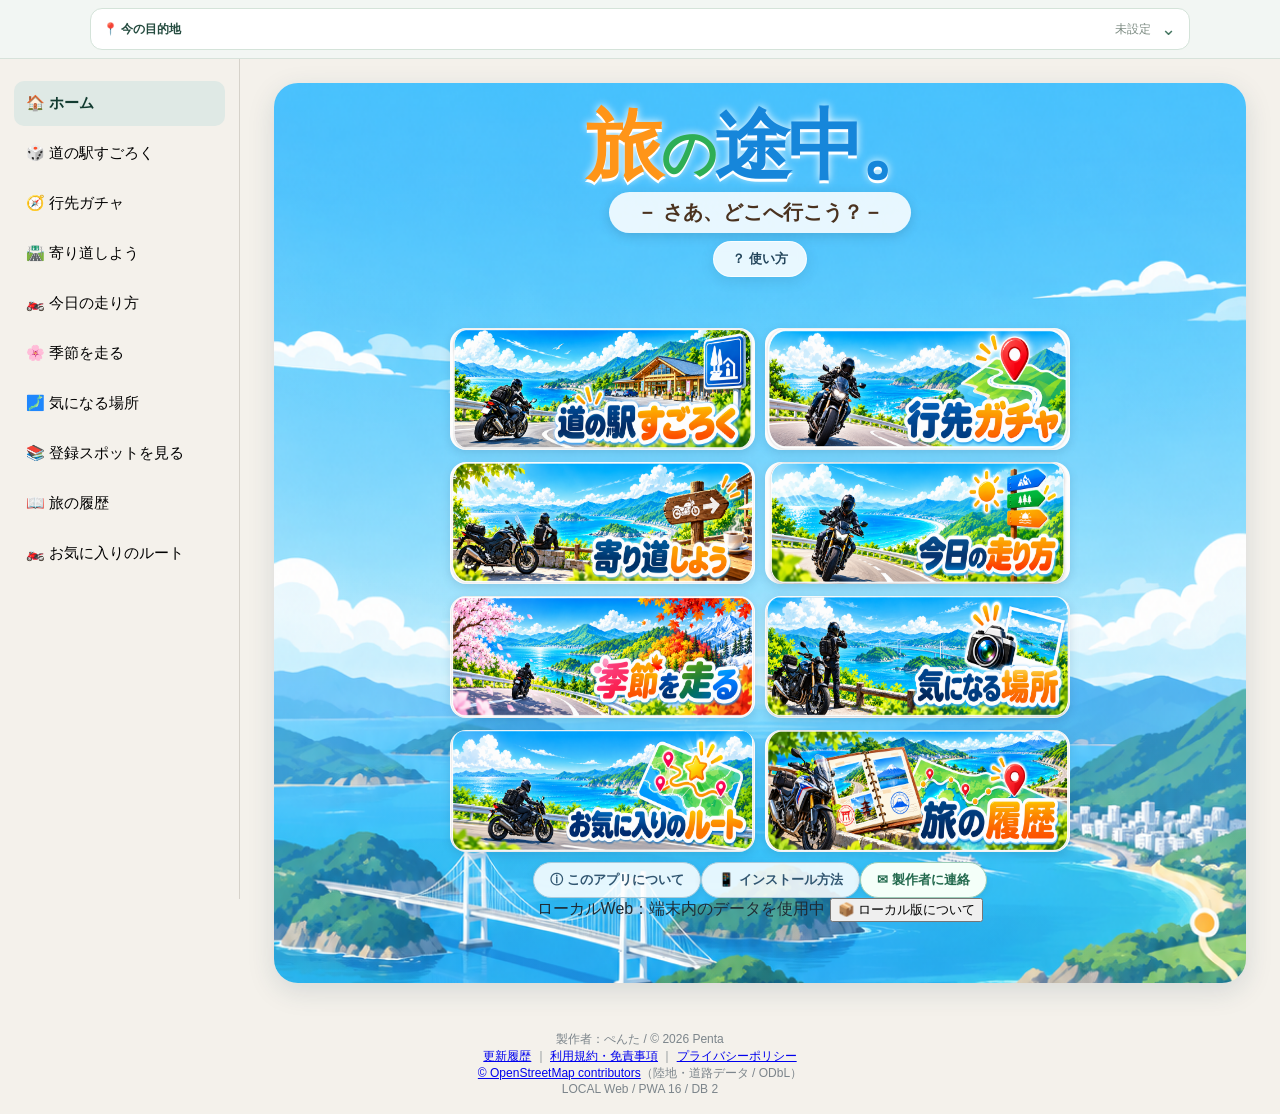
<file: index.html>
<!doctype html>
<html lang="ja" data-app-build="16">
<head>
<meta charset="utf-8">
<meta name="viewport" content="width=device-width,initial-scale=1,viewport-fit=cover,user-scalable=no">
<title>道の途中。｜ツーリングと寄り道</title>
<meta name="theme-color" content="#f7fbff">
<meta name="apple-mobile-web-app-capable" content="yes">
<meta name="apple-mobile-web-app-status-bar-style" content="default">
<meta name="apple-mobile-web-app-title" content="道の途中。">
<link rel="manifest" href="manifest.webmanifest?v=1">
<link rel="apple-touch-icon" href="icons/icon-192.png?v=1">
<link rel="stylesheet" href="style.css?v=16">
<script src="data/app_data.js"></script>
<script src="data/road_summaries_chugoku.js?v=1"></script>
<script src="data/road_summaries_shikoku.js?v=1"></script>
<script src="data/road_summaries_kyushu_okinawa.js?v=1"></script>
<script src="data/road_summaries_kinki.js?v=1"></script>
<script src="data/road_summaries_chubu.js?v=1"></script>
<script src="data/road_summaries_kanto.js?v=1"></script>
<script src="data/road_summaries_tohoku.js?v=1"></script>
<script src="data/road_summaries_hokkaido.js?v=1"></script>
<script src="data/road_summaries_final.js?v=1"></script>
<script src="data/spot_overrides.js?v=1"></script>
<script src="data/riders_cafes.js?v=16"></script>
<link rel="stylesheet" href="draw-reveal.css"></head>
<body class="pwa-starting">
<div id="pwaStartupGate" class="pwa-startup-gate" role="status" aria-live="polite">
  <div class="pwa-startup-card">
    <div class="pwa-startup-spinner" aria-hidden="true"></div>
    <b>道の途中。を起動中…</b>
    <span id="pwaStartupText">スポットデータを読み込み中</span>
  </div>
</div>
<header class="current-destination-header" aria-label="今の目的地">
 <details id="currentDestinationPanel" class="current-destination">
  <summary><span class="current-destination-heading"><b>📍 今の目的地</b><span id="currentDestinationMission"></span><span id="currentDestinationProgress"></span></span><strong id="currentDestinationName">未設定</strong><span id="currentDestinationAddress" class="current-destination-address" hidden></span></summary>
  <div id="currentDestinationDetails" class="current-destination-details"><p>すごろく・行先ガチャで決めた行先を表示します。</p></div>
 </details>
</header>
<div id="buildMismatch" hidden role="alert" style="padding:12px;background:#fff4dc;color:#60471f;text-align:center">
  <b>アプリの更新が必要です</b><div>画面と抽選処理のバージョンが一致していません。</div>
  <button type="button" class="soft" onclick="window.updateEverything ? window.updateEverything() : location.reload()">アプリを更新</button>
</div>
<div class="shell">
<nav class="side" id="sideNav">
  <button data-view="home" class="active">🏠 ホーム</button>
  <button data-view="sug">🎲 道の駅すごろく</button>
  <button data-view="dest">🧭 行先ガチャ</button>
  <button data-view="detour">🛣️ 寄り道しよう</button>
  <button data-view="ride">🏍️ 今日の走り方</button>
  <button data-view="season">🌸 季節を走る</button>
  <button data-view="interest">🗾 気になる場所</button>
  <button data-view="browse">📚 登録スポットを見る</button>
  <button data-view="trip">📖 旅の履歴</button>
  <button data-view="favorites">🏍️ お気に入りのルート</button>
</nav>
<main>
<section id="home" class="view active">
  <div class="home-stage">
    <div class="home-title" aria-label="旅の途中。"><span class="home-title-trip">旅</span><span class="home-title-no">の</span><span class="home-title-way">途中。</span></div>
    <div class="home-tagline">－ さあ、どこへ行こう？－</div>
    
    <button type="button" class="home-usage-button" onclick="openUsageGuide()">？ 使い方</button>
    <div class="home-spacer" aria-hidden="true"></div>
    <div class="home-image-grid">
      <button class="home-img-button home-sprite home-sprite-sug" type="button" onclick="showView('sug')" aria-label="道の駅すごろく"></button>
      <button class="home-img-button home-sprite home-sprite-dest" type="button" onclick="showView('dest')" aria-label="行き先ガチャ"></button>
      <button class="home-img-button home-sprite home-sprite-detour" type="button" onclick="showView('detour')" aria-label="寄り道しよう"></button>
      <button class="home-img-button home-sprite home-sprite-ride" type="button" onclick="showView('ride')" aria-label="今日の走り方"></button>
      <button class="home-img-button home-sprite home-sprite-season" type="button" onclick="showView('season')" aria-label="季節を走る"></button>
      <button class="home-img-button home-sprite home-sprite-interest" type="button" onclick="showView('interest')" aria-label="気になる場所"></button>
      <button class="home-img-button home-sprite home-sprite-saved" type="button" onclick="showView('favorites')" aria-label="お気に入りのルート"></button>
      <button class="home-img-button home-sprite home-sprite-history" type="button" onclick="showView('trip')" aria-label="旅の履歴"></button>
    </div>
    <div class="home-about-row"><button type="button" onclick="openAbout()">ⓘ このアプリについて</button><button type="button" id="installGuideButton" onclick="location.href='install.html'">📱 インストール方法</button><button type="button" class="contact-open-btn" onclick="openContact()">✉ 製作者に連絡</button></div>
    <div class="pwa-update-panel" id="pwaUpdatePanel">
      <span id="pwaDbStatus">ローカルデータを読み込み中…</span>
      <button type="button" id="pwaUpdateButton" onclick="updateEverything(true)">📦 ローカル版について</button>
    </div>
  </div>
</section>

<section id="sug" class="view"><div class="screen-card menu-sug">
  <div class="screen-title-card"><h2>🎲  道の駅すごろく</h2><button class="screen-close" onclick="showView('home')">×</button></div>
  <div class="screen-body"><div id="sugStart"></div>
    <div class="choice-section"><h3>🏍️ 排気量</h3><label><select id="sugVehicle"><option value="50">50cc</option><option value="125" selected>51～125cc</option><option value="126">126cc以上</option></select></label><div id="sugLandStatus" class="meta" aria-live="polite"></div></div><div class="choice-section"><h3>📏 指定走行距離（上限）</h3><select id="sugRadius" class="logic-control"><option selected>50</option><option>100</option><option>150</option><option>200</option><option>300</option><option>500</option></select><div class="choice-grid" data-target="sugRadius" data-values="50,100,150,200,300,500"></div><div class="free-number"><input id="sugRadiusFree" type="number" min="1" max="2000" placeholder="自由入力"><span>km</span></div></div>
    <div class="choice-section"><h3>🎯 道の駅数の上限（ゴール込み）</h3><select id="sugCount" class="logic-control"><option value="0" selected>ランダム</option><option>1</option><option>2</option><option>3</option><option>4</option><option>5</option><option>6</option></select><div class="choice-grid" data-target="sugCount" data-values="0,1,2,3,4,5,6" data-labels="ランダム,1,2,3,4,5,6"></div></div>
    <div class="choice-section"><h3>🎁 ミッション</h3><input type="checkbox" id="sugMission" checked class="logic-control"><div class="toggle-choice" data-mission-target="sugMission"><button type="button" data-mission="on" class="active">あり</button><button type="button" data-mission="off">なし</button></div><p class="meta">経由地・ゴールの全駅で同じミッションを楽しみます。</p></div>
    <button class="primary action-main" onclick="runSugoroku()">🎲 すごろく開始！</button>
    <div id="sugResult" class="result empty">条件を設定してください。</div>
  </div></div></section>

<section id="dest" class="view"><div class="screen-card menu-dest">
  <div class="screen-title-card"><h2>📍  行先ガチャ</h2><button class="screen-close" onclick="showView('home')">×</button></div>
  <div class="screen-body"><div id="destStart"></div><div class="choice-section"><h3>🏍️ 排気量</h3><label><select id="destVehicle"><option value="50">50cc</option><option value="125" selected>51～125cc</option><option value="126">126cc以上</option></select></label><div id="destLandStatus" class="meta" aria-live="polite"></div></div>
    <div class="choice-section"><h3>📏 目的地までの目安走行距離</h3><select id="destDist" class="logic-control"><option>10</option><option>20</option><option selected>30</option><option>50</option><option>80</option><option>100</option><option>150</option><option>200</option><option>300</option><option value="random">ランダム（20～200km）</option></select><div class="choice-grid" data-target="destDist" data-values="10,20,30,50,80,100,150,200,300,random" data-labels="10 km,20 km,30 km,50 km,80 km,100 km,150 km,200 km,300 km,🎲 ランダム（20～200km）"></div><div class="free-number"><input id="destDistFree" type="number" min="1" max="2000" placeholder="自由入力"><span>km</span></div></div>
    <div class="choice-section"><h3>↔ 距離の許容幅（±）</h3><select id="destTol" class="logic-control"><option>5</option><option selected>10</option><option>20</option><option>30</option></select><div class="choice-grid" data-target="destTol" data-values="5,10,20,30"></div><div class="free-number"><input id="destTolFree" type="number" min="1" max="500" placeholder="自由入力"><span>km</span></div></div>
    <div class="choice-section"><h3>✨ 雰囲気</h3><select id="destMood" class="logic-control"><option>なんでも</option><option>海</option><option>山</option><option>田舎</option><option>市街地</option><option>ランドマーク</option><option>ライダーズカフェ</option></select><div class="choice-grid" data-target="destMood" data-values="なんでも,海,山,田舎,市街地,ランドマーク,ライダーズカフェ" data-labels="✨ なんでも,🌊 海,⛰ 山,🌾 田舎,🏙 市街地,📍 ランドマーク,🏍️ ライダーズカフェ"></div></div>
    <div class="choice-section"><h3>🔍 発見ミッション</h3><input type="checkbox" id="destMission" checked class="logic-control"><div class="toggle-choice" data-mission-target="destMission"><button type="button" data-mission="on" class="active">あり</button><button type="button" data-mission="off">なし</button></div><p class="meta">旅先で小さな発見を楽しむ任意チャレンジ。</p></div>
    <button class="primary action-main" onclick="runDestination()">🎲 行先ガチャ！</button>
    <div id="destResult" class="result empty">条件を設定してください。</div>
  </div></div></section>

<section id="relay" class="view"><div class="screen-card menu-relay">
  <div class="screen-title-card"><h2>🔗  乗り継ぎガチャ</h2><button class="screen-close" onclick="showView('home')">×</button></div>
  <div class="screen-body"><div id="relayStart"></div>
    <div class="choice-section"><h3>📏 次の移動距離</h3><select id="relayDist" class="logic-control"><option>3</option><option>5</option><option selected>10</option><option>15</option><option>20</option><option>30</option><option>50</option></select><div class="choice-grid" data-target="relayDist" data-values="3,5,10,15,20,30,50"></div><div class="free-number"><input id="relayDistFree" type="number" min="1" max="500" placeholder="自由入力"><span>km</span></div></div>
    <div class="choice-section"><h3>🧭 進む方向</h3><select id="relayDir" class="logic-control"><option selected>北</option><option>東</option><option>南</option><option>西</option></select><div class="direction-grid" data-target="relayDir"><button data-value="北">↑ 北</button><button data-value="東">→ 東</button><button data-value="南">↓ 南</button><button data-value="西">← 西</button></div></div>
    <button class="primary action-main" onclick="runRelay()">🎲 次のマスを決める！</button><div id="relayResult" class="result empty">スタート地点を設定してください。</div><div id="relayHistory"></div>
  </div></div></section>

<section id="detour" class="view"><div class="screen-card menu-detour">
  <div class="screen-title-card"><h2>🛣️  寄り道しよう</h2><button class="screen-close" onclick="showView('home')">×</button></div>
  <div class="screen-body">
    <p class="lead"><b>目的地はそのまま。ちょっと道草。</b><br>道中で寄れそうな候補をまとめて表示し、必要なだけ自分で追加できます。</p>
    <div id="detourStart"></div>

    <div class="panel detour-destination-panel">
      <h3>🏁 目的地設定</h3>
      <div id="detourDestinationStatus" class="origin-status">現在：未設定</div>
      <div class="start-simple detour-destination-actions">
        <div class="map-pick-row">
          <button class="soft start-map" type="button" onclick="chooseDetourManual();openDetourDestinationMap()">🗺 Googleマップで目的地を選ぶ</button>
          <button class="info-btn" type="button" onclick="showDetourDestinationHelp()" title="使い方">ⓘ</button>
        </div>
        <input id="detourDestinationLinkInput" class="map-link-input" type="url" inputmode="url" autocomplete="off" placeholder="PC：Google Mapsの共有URLを貼り付け">
        <button class="soft reflect-btn start-reflect" type="button" onclick="reflectDetourDestination()">🔗 URLから目的地に反映</button>
        <button class="soft" type="button" onclick="openDetourFavoritePicker()">⭐ お気に入りのルートから選ぶ</button></div>
      <div class="note">寄り道しようは目的地を決めません。自分で決めた目的地、または保存したお気に入りルートの“途中”に好きなだけ道草を追加します。寄り道は選択・追加した順番をそのまま使い、最終的な順序調整はGoogle Maps側でも行えます。</div>
    </div>

    <div class="choice-section">
      <h3>✨ どんな道草にする？</h3>
      <select id="detourGenre" class="logic-control">
        <option value="random" selected>🎲 おまかせ</option>
        <option value="view">🌄 景色を見る</option>
        <option value="sweets">🍡 甘いもの</option>
        <option value="cafe">☕ カフェ</option>
        <option value="food">🍜 ごはん</option>
        <option value="onsen">♨️ 温泉</option>
        <option value="road">🛣️ 道の駅</option>
        <option value="shrine">⛩️ 神社・寺</option>
        <option value="park">🌳 公園</option>
        <option value="unusual">👀 ちょっと変なもの</option>
        <option value="season">🌸 季節を感じる</option>
        <option value="riders_cafe">🏍️ ライダーズカフェ</option>
      </select>
      <div class="choice-grid detour-genre-grid" data-target="detourGenre" data-values="random,view,sweets,cafe,food,onsen,road,shrine,park,unusual,season,riders_cafe" data-labels="🎲 おまかせ,🌄 景色,🍡 甘味,☕ カフェ,🍜 ごはん,♨️ 温泉,🛣 道の駅,⛩ 神社寺,🌳 公園,👀 珍スポット,🌸 季節,🏍️ ライダーズカフェ"></div>
    </div>

    <div class="choice-section">
      <h3>📍 どこを基準に探す？</h3>
      <select id="detourAnchor" class="logic-control">
        <option value="all" selected>全地点（スタート・経由地・ゴール）</option>
        <option value="start">スタート地点</option>
        <option value="destination">ゴール地点</option>
      </select>
      <div id="detourAnchorChoices" class="choice-grid detour-anchor-grid" aria-label="検索基準を選択"></div>
    </div>

    <div class="choice-section">
      <h3>📏 そこから何km以内？</h3>
      <select id="detourRadius" class="logic-control">
        <option>3</option><option selected>5</option><option>10</option><option>20</option><option>30</option>
      </select>
      <div class="choice-grid" data-target="detourRadius" data-values="3,5,10,20,30"></div>
      <div class="free-number"><input id="detourRadiusFree" type="number" min="1" max="200" placeholder="自由入力"><span>km</span></div>
    </div>

    <button class="primary action-main" type="button" onclick="runDetourGacha()">🔎 寄り道候補を見る</button>
    <div id="detourResult" class="result empty">出発地と最終目的地を設定してください。</div>
  </div>
</div></section>

<section id="ride" class="view"><div class="screen-card menu-ride">
  <div class="screen-title-card"><h2>🌤️  今日の走り方</h2><button class="screen-close" onclick="showView('home')">×</button></div>
  <div class="screen-body">
    <p class="lead"><b>今日は、どんな感じで走る？</b><br>距離と気分だけ決めたら、あとは「道の途中。」におまかせ。</p>
    <div id="rideStart"><div class="panel start-panel"><h3>📍 スタート地点</h3><div class="origin-status" id="rideOrigin">現在：未設定</div><div class="start-simple"><button class="soft start-current" onclick="useCurrent('ride')">◎ 現在地を使う</button><button class="soft start-station" onclick="stationPicker('ride')">🚉 駅を選ぶ</button><div class="map-pick-row"><button class="soft start-map" onclick="openStartMap('ride')">🗺 Googleマップでスタート地点を選ぶ</button><button class="info-btn" onclick="showMapStartHelp()" title="使い方">ⓘ</button></div><button class="soft reflect-btn start-reflect" onclick="reflectMapLink('ride')">🔗 コピーしたリンクを反映</button></div></div></div>

    <div class="choice-section"><h3>🏍️ 排気量</h3><label><select id="rideVehicle"><option value="50">50cc</option><option value="125" selected>51～125cc</option><option value="126">126cc以上</option></select></label><div id="rideLandStatus" class="meta" aria-live="polite"></div></div>
    <div class="choice-section">
      <h3>🏍️ 今日はどのくらい走る？</h3>
      <select id="rideDistance" class="logic-control">
        <option value="10">🛵 ちょい乗り（10km前後）</option>
        <option value="20">🌿 ひとっ走り（20km前後）</option>
        <option value="40" selected>🏍️ ぶらっと行こう（40km前後）</option>
        <option value="70">🌤️ いい感じに走る（70km前後）</option>
        <option value="100">🔥 今日は走るぞ（100km前後）</option>
        <option value="300">🚀 遠くまで行こう（300km前後）</option>
      </select>
      <div class="choice-grid ride-distance-grid" data-target="rideDistance" data-values="10,20,40,70,100,300" data-labels="🛵 ちょい乗り,🌿 ひとっ走り,🏍️ ぶらっと行こう,🌤️ いい感じに走る,🔥 今日は走るぞ,🚀 遠くまで行こう"></div>
      <div class="ride-distance-note" id="rideDistanceNote">目安：スタート地点から32〜48km</div>
    </div>

    <div class="choice-section">
      <h3>✨ 今日はどんな所へ行きたい？</h3>
      <select id="rideMood" class="logic-control">
        <option value="random" selected>🎲 おまかせ</option>
        <option value="road">🏠 道の駅へ</option>
        <option value="classic">⭐ いいとこ行きたい</option>
        <option value="detour">🌿 ちょっと寄りたい</option>
        <option value="scenery">🌊 景色が見たい</option>
        <option value="food">☕ なんか食べたい</option>
        <option value="heal">♨️ 癒されたい</option>
        <option value="riders_cafe">🏍️ ライダーズカフェ</option>
      </select>
      <div class="choice-grid ride-mood-grid" data-target="rideMood" data-values="random,road,classic,detour,scenery,food,heal,riders_cafe" data-labels="🎲 おまかせ,🏠 道の駅へ,⭐ いいとこ行きたい,🌿 ちょっと寄りたい,🌊 景色が見たい,☕ なんか食べたい,♨️ 癒されたい,🏍️ ライダーズカフェ"></div>
    </div>

    <div class="choice-section">
      <h3>🧭 どっち方面へ走る？</h3>
      <select id="rideDirection" class="logic-control">
        <option value="random" selected>🎲 おまかせ</option>
        <option value="north">⬆️ 北</option>
        <option value="east">➡️ 東</option>
        <option value="south">⬇️ 南</option>
        <option value="west">⬅️ 西</option>
      </select>
      <div class="choice-grid ride-direction-grid" data-target="rideDirection" data-values="random,north,east,south,west" data-labels="🎲 おまかせ,⬆️ 北,➡️ 東,⬇️ 南,⬅️ 西"></div>
      <div class="ride-direction-note">方角はだいたい±30°。おまかせは毎回ランダムな方向を選びます。</div>
    </div>

    
    <button class="primary action-main" type="button" onclick="runRideStyle()">✨ この感じで探す！</button>
    <div id="rideResult" class="result empty">スタート地点と今日の気分を選んでください。</div>
  </div>
</div></section>

<section id="season" class="view"><div class="screen-card menu-season">
  <div class="screen-title-card"><h2>🌸  季節を走る</h2><button class="screen-close" onclick="showView('home')">×</button></div>
  <div class="screen-body"><div id="seasonStart"></div><div class="choice-section"><h3>🏍️ 排気量</h3><label><select id="seasonVehicle"><option value="50">50cc</option><option value="125" selected>51～125cc</option><option value="126">126cc以上</option></select></label><div id="seasonLandStatus" class="meta" aria-live="polite"></div></div>
    <div class="choice-section"><h3>🌼 どの季節の景色を探す？</h3><select id="seasonSelect" class="logic-control"><option value="auto">今の季節（自動）</option><option>春</option><option>夏</option><option>秋</option><option>冬</option></select><div class="choice-grid season-grid" data-target="seasonSelect" data-values="auto,春,夏,秋,冬" data-labels="今の季節（自動）,🌸 春,☀ 夏,🍁 秋,❄ 冬"></div></div>
    <div class="choice-section"><h3>📏 指定走行距離（上限）</h3><select id="seasonRadius" class="logic-control"><option>50</option><option selected>100</option><option>150</option><option>200</option><option>300</option><option>500</option></select><div class="choice-grid" data-target="seasonRadius" data-values="50,100,150,200,300,500"></div><div class="free-number"><input id="seasonRadiusFree" type="number" min="1" max="2000" placeholder="自由入力"><span>km</span></div></div>
    <button class="primary action-main" onclick="runSeason()">✨ この条件で季節の候補を見る</button><div id="seasonResult" class="spot-grid"></div>
  </div></div></section>

<section id="nearby" class="view"><div class="screen-card menu-nearby">
  <div class="screen-title-card"><h2>🧭  ここからどこ行く？</h2><button class="screen-close" onclick="showView('home')">×</button></div>
  <div class="screen-body"><div id="nearbyStart"></div>
    <div class="choice-section"><h3>📏 どのくらい先まで行く？</h3><select id="nearbyDist" class="logic-control"><option>20</option><option>30</option><option selected>50</option><option>80</option><option>100</option><option>150</option><option>200</option><option>300</option></select><div class="choice-grid" data-target="nearbyDist" data-values="20,30,50,80,100,150,200,300"></div><div class="free-number"><input id="nearbyDistFree" type="number" min="1" max="2000" placeholder="自由入力"><span>km</span></div></div>
    <div class="choice-section"><h3>🎯 何を探す？</h3><select id="nearbyType" class="logic-control"><option value="all">すべて（道の駅＋定番＋寄り道）</option><option value="road">道の駅</option><option value="A">定番スポット</option><option value="B">寄り道スポット</option><option value="cafe">ライダーズカフェ</option></select><div class="choice-grid" data-target="nearbyType" data-values="all,road,A,B,cafe" data-labels="✨ すべて,🎲 道の駅,⭐ 定番,🌿 寄り道,🏍️ ライダーズカフェ"></div></div>
    <div class="note">距離の許容幅は ±10km。距離は抽出用の目安です。</div><button class="primary action-main" onclick="runNearby()">🧭 この条件で探す</button><div id="nearbyResult" class="spot-grid"></div>
  </div></div></section>

<section id="interest" class="view"><div class="screen-card menu-interest">
  <div class="screen-title-card"><h2>🗾  気になる場所</h2><button class="screen-close" onclick="showView('home')">×</button></div>
  <div class="screen-body"><p class="lead">県やカテゴリから、ふらっと行ってみたい場所を眺めます。</p><div class="panel form-grid">
    <label>都道府県<select id="interestPref"></select></label><label>スポット区分<select id="interestType"><option value="all">なんでも</option><option value="road">道の駅</option><option value="A">定番スポット</option><option value="B">寄り道スポット</option><option value="cafe">ライダーズカフェ</option></select></label><label>カテゴリ<select id="interestFeature"></select></label><button class="primary full" onclick="runInterest()">候補を見る</button>
  </div><div id="interestResult" class="spot-grid"></div></div></div></section>

<section id="trip" class="view"><div class="screen-card menu-trip">
  <div class="screen-title-card"><h2>📖  旅の履歴</h2><button class="screen-close" onclick="showView('home')">×</button></div>
  <div class="screen-body">
    <p class="lead">いまいる場所や、訪れた登録地点に記録とメモを残します。履歴・メモはこの端末内に保存されます。</p>
    <div class="panel trip-current-panel">
      <h3>📍 いまいる場所を記録</h3>
      <p class="meta">現在地から300m以内の登録地点があれば候補を表示します。記録する前に地点名を確認できます。</p>
      <button type="button" class="primary trip-location-btn" onclick="checkTripCurrentLocation()">◎ 現在地を取得して記録</button>
      <div id="tripCurrentStatus" class="trip-current-status">現在地はまだ取得していません。</div>
      <div id="tripCurrentResult"></div>
    </div>
    <div class="trip-history-heading"><h3>これまでの記録</h3><span id="tripHistoryCount">0地点</span></div>
    <div id="tripHistoryList"></div>
  </div>
</div></section>

<section id="favorites" class="view"><div class="screen-card menu-favorites">
  <div class="screen-title-card"><h2>🏍️  お気に入りのルート</h2><button class="screen-close" onclick="showView('home')">×</button></div><div class="screen-body"><div class="toolbar"><span>最大20件まで保存</span><button class="danger" onclick="deleteSelectedFavorites()">選択したコースを削除</button></div><div id="favoriteList"></div></div></div></section>

<section id="browse" class="view"><div class="viewhead"><button class="back" onclick="showView('home')">← メニューへ</button><h2>📚 登録スポットを見る</h2></div>
  <div class="panel form-grid">
    <label>都道府県<select id="browsePref"></select></label>
    <label>区分<select id="browseType"><option value="all">すべて</option><option value="road">道の駅</option><option value="A">定番スポット</option><option value="B">寄り道スポット</option></select></label>
    <label>カテゴリ<select id="browseFeature"></select></label>
    <label class="full">名称で絞り込み<input id="browseQuery" placeholder="スポット名"></label>
    <button class="primary full" onclick="runBrowse()">表示</button>
  </div><div id="browseResult" class="spot-grid"></div>
</section>
</main>
</div>
<div id="modal" class="modal hidden"><div class="modal-card"><button class="modal-close" onclick="closeModal()">×</button><div id="modalBody"></div></div></div>
<footer>製作者：ぺんた / © 2026 Penta<br><a href="history.html">更新履歴</a> ｜ <a href="terms.html">利用規約・免責事項</a> ｜ <a href="privacy.html">プライバシーポリシー</a><br><a href="https://www.openstreetmap.org/copyright" target="_blank" rel="noopener">© OpenStreetMap contributors</a>（陸地・道路データ / ODbL）<br><span id="footerVersion">PWA 16 / DB 2</span></footer>
<script>
(function(){
  const isStandalone = window.matchMedia('(display-mode: standalone)').matches || window.navigator.standalone === true;
  if(isStandalone){
    const b=document.getElementById('installGuideButton');
    if(b)b.style.display='none';
  }
})();
</script>
<script src="assets/home/home_sprite_0.js?v=1"></script>
<script src="assets/home/home_sprite_1.js?v=1"></script>
<script src="assets/home/home_sprite_2.js?v=1"></script>
<script src="assets/home/home_sprite_3.js?v=1"></script>
<script src="gpx-export.js?v=1"></script>
<script src="land-lookup.js"></script><script src="land-distance.js?v=16"></script><script src="budget-sugoroku.js"></script><script src="sugoroku-land-ui.js?v=16"></script><script src="distance-gacha.js"></script><script src="sugoroku-route.js?v=1"></script>
<script src="draw-reveal.js?v=5"></script><script src="trip-card.js?v=16"></script><script src="app.js?v=16"></script>
<script src="detour-enhancements.js?v=16"></script>
<script src="pwa.js?v=16"></script>
<script>
(function(){
 const expected=document.documentElement.dataset.appBuild;
 function check(){
  const mismatch=window.MICHI_APP_BUILD!==expected||window.MICHI_PWA_BUILD!==expected||window.TripCard?.build!==expected||window.LandDistance?.build!==expected;
  const banner=document.getElementById("buildMismatch");
  banner.hidden=!mismatch;
  if(mismatch){
   document.querySelectorAll("#sug .action-main,#dest .action-main,#ride .action-main,#season .action-main").forEach(b=>{b.disabled=true;});
   document.getElementById("footerVersion").textContent="更新不一致（画面 "+expected+" / 処理 "+(window.MICHI_APP_BUILD||"旧版") +"）";
  }
 }
 check();
 document.addEventListener("DOMContentLoaded",check,{once:true});
})();
</script>
</body>
</html>
</file>
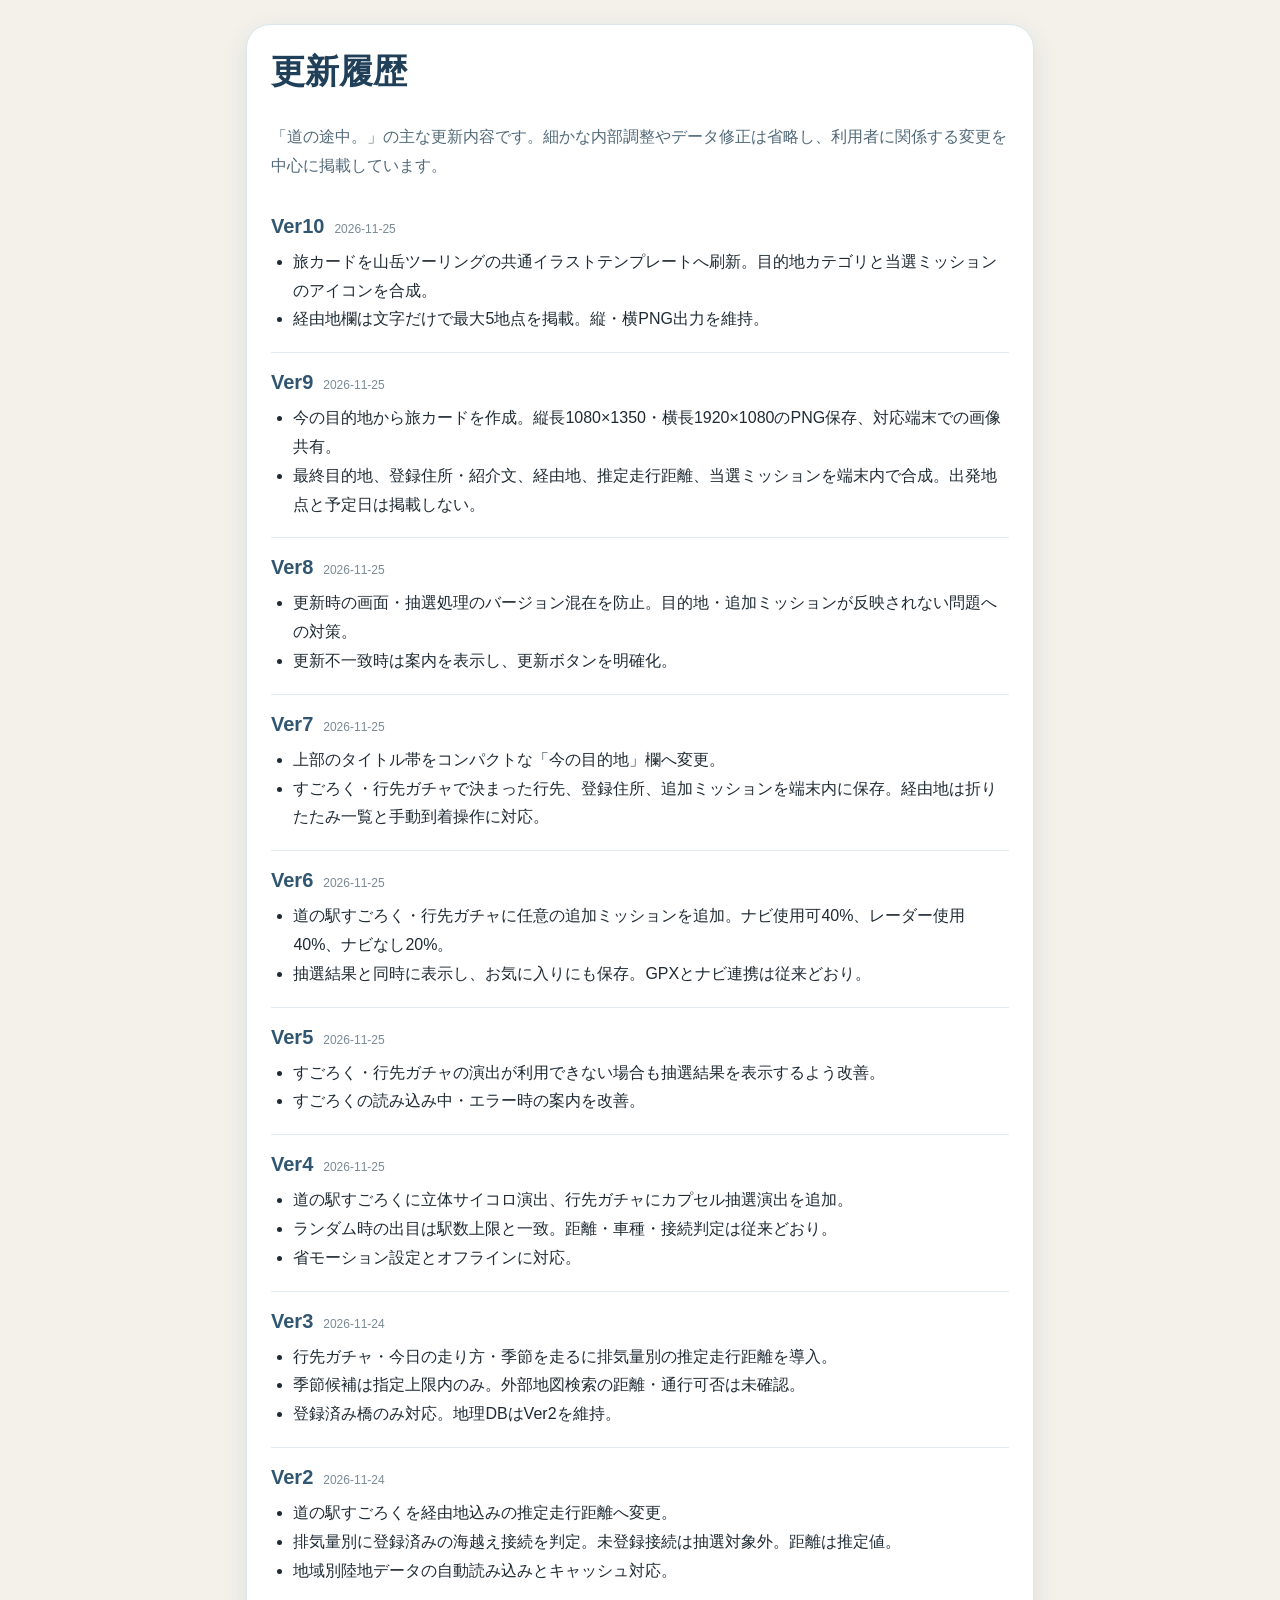
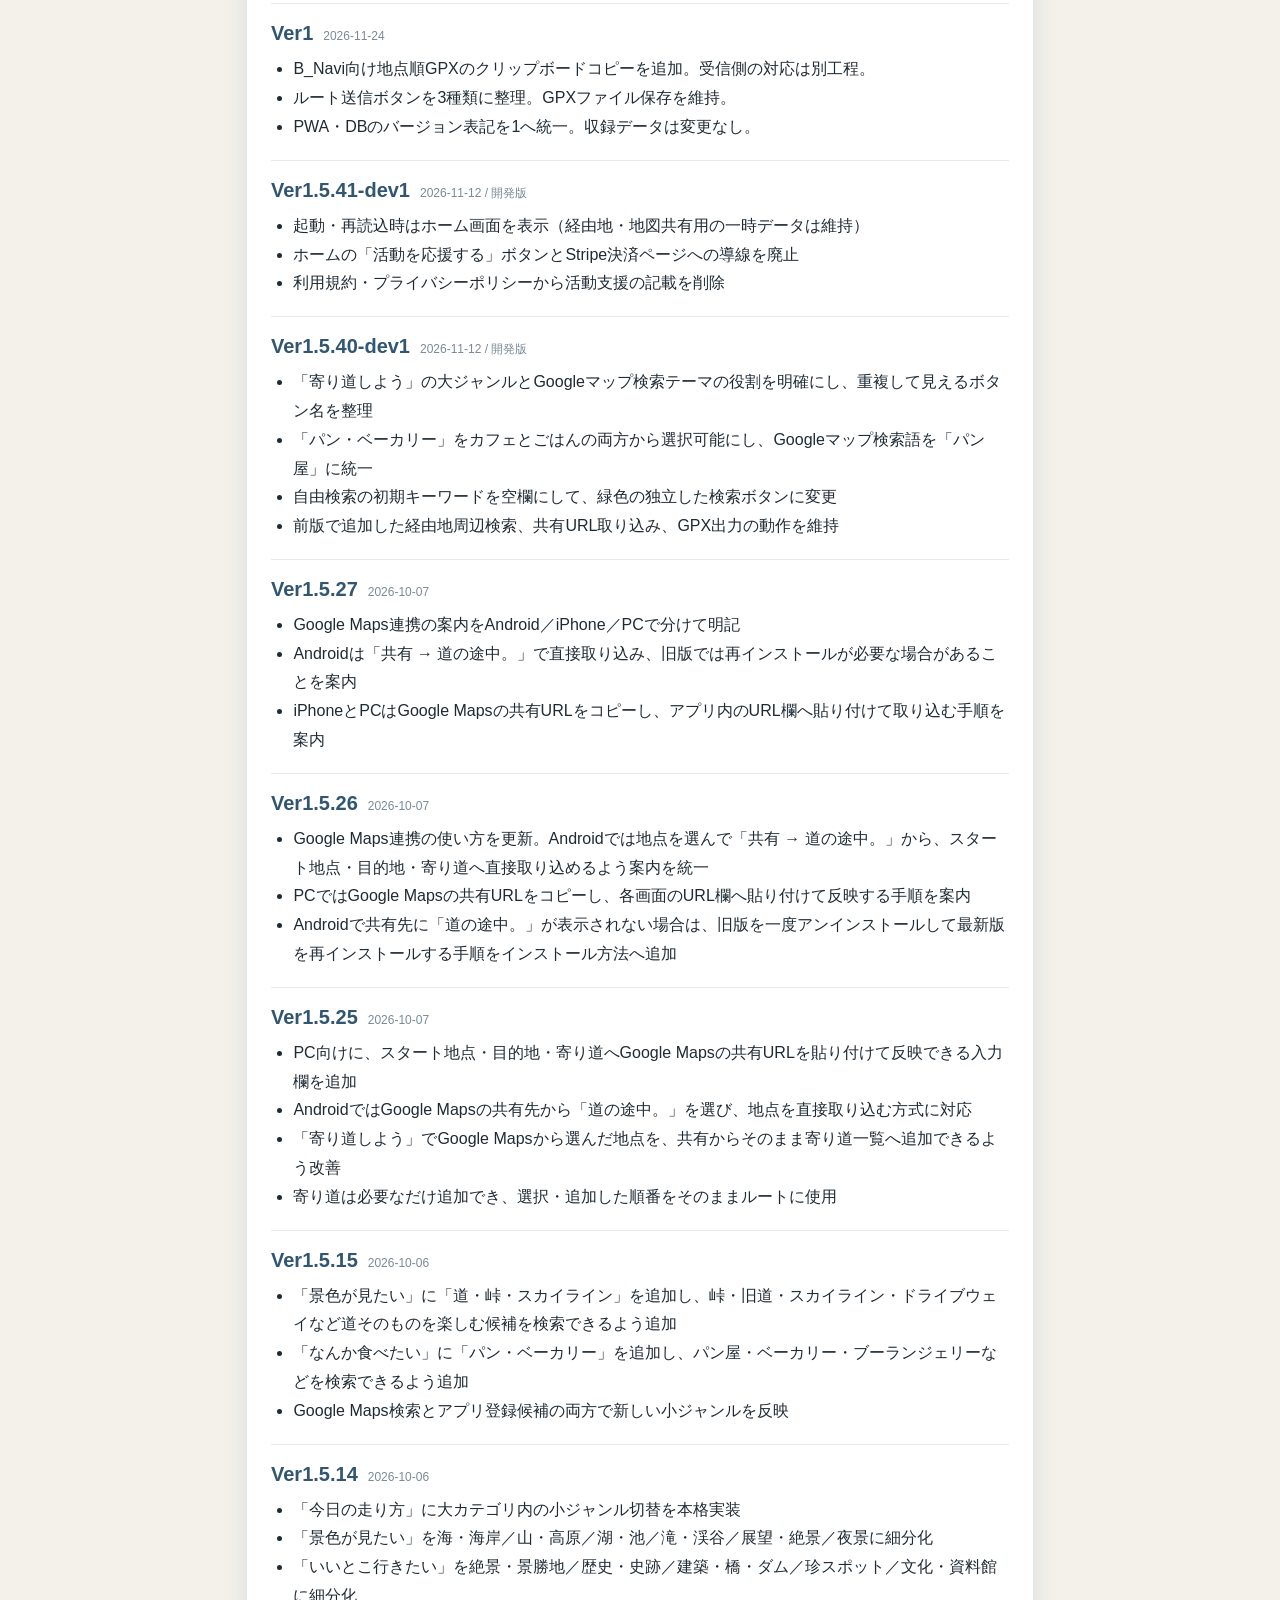
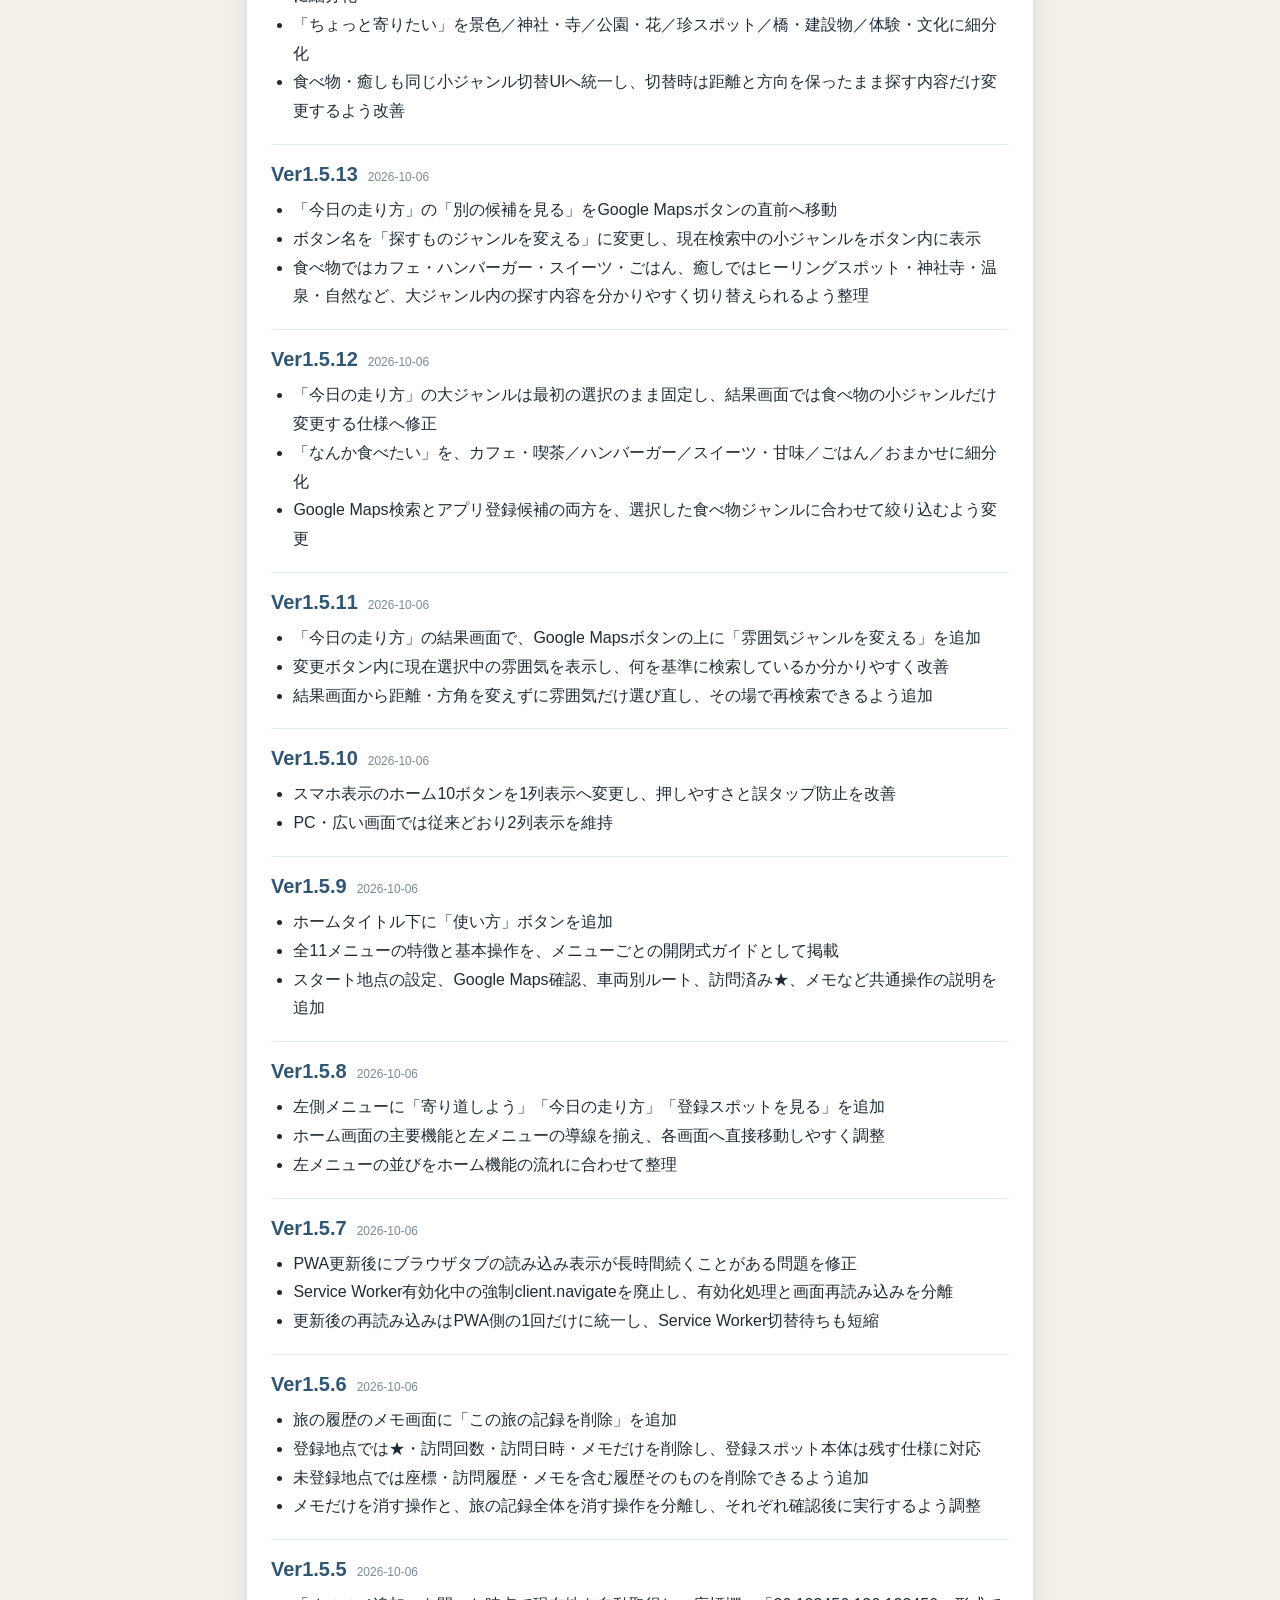
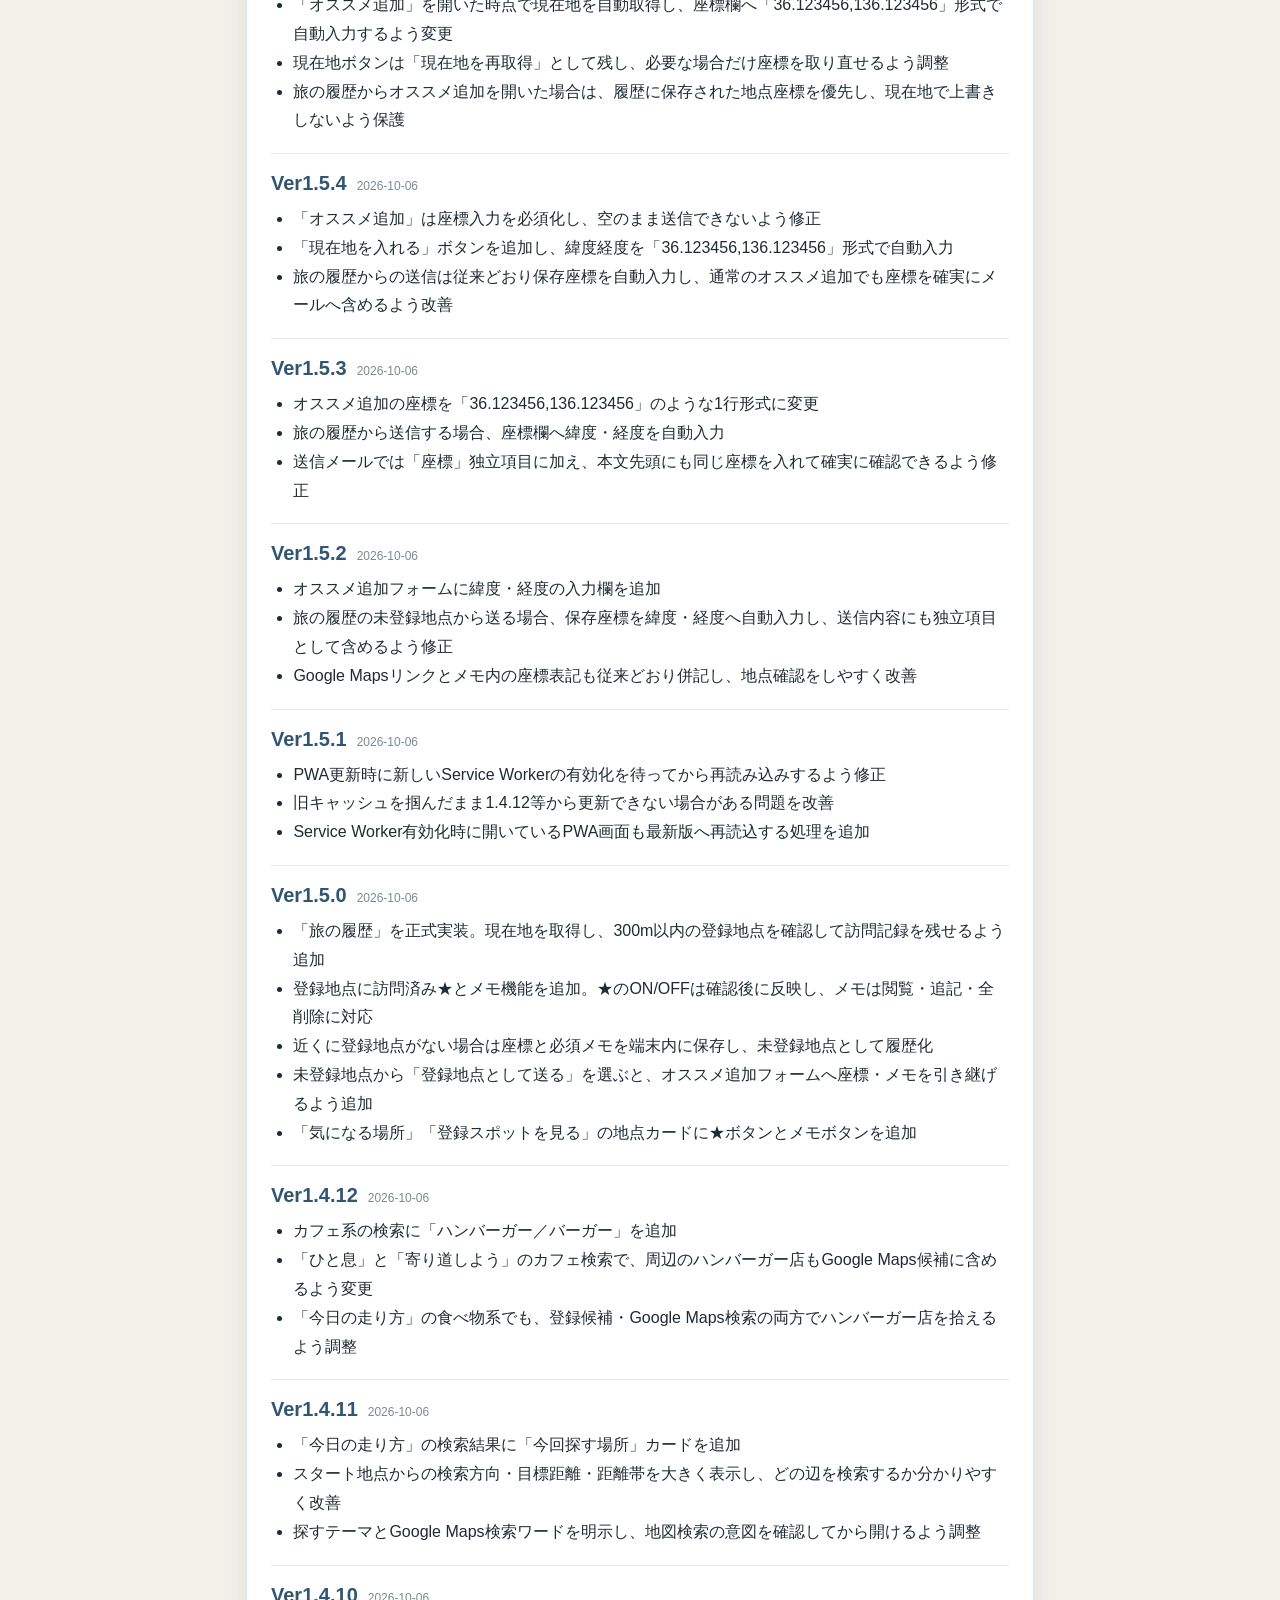
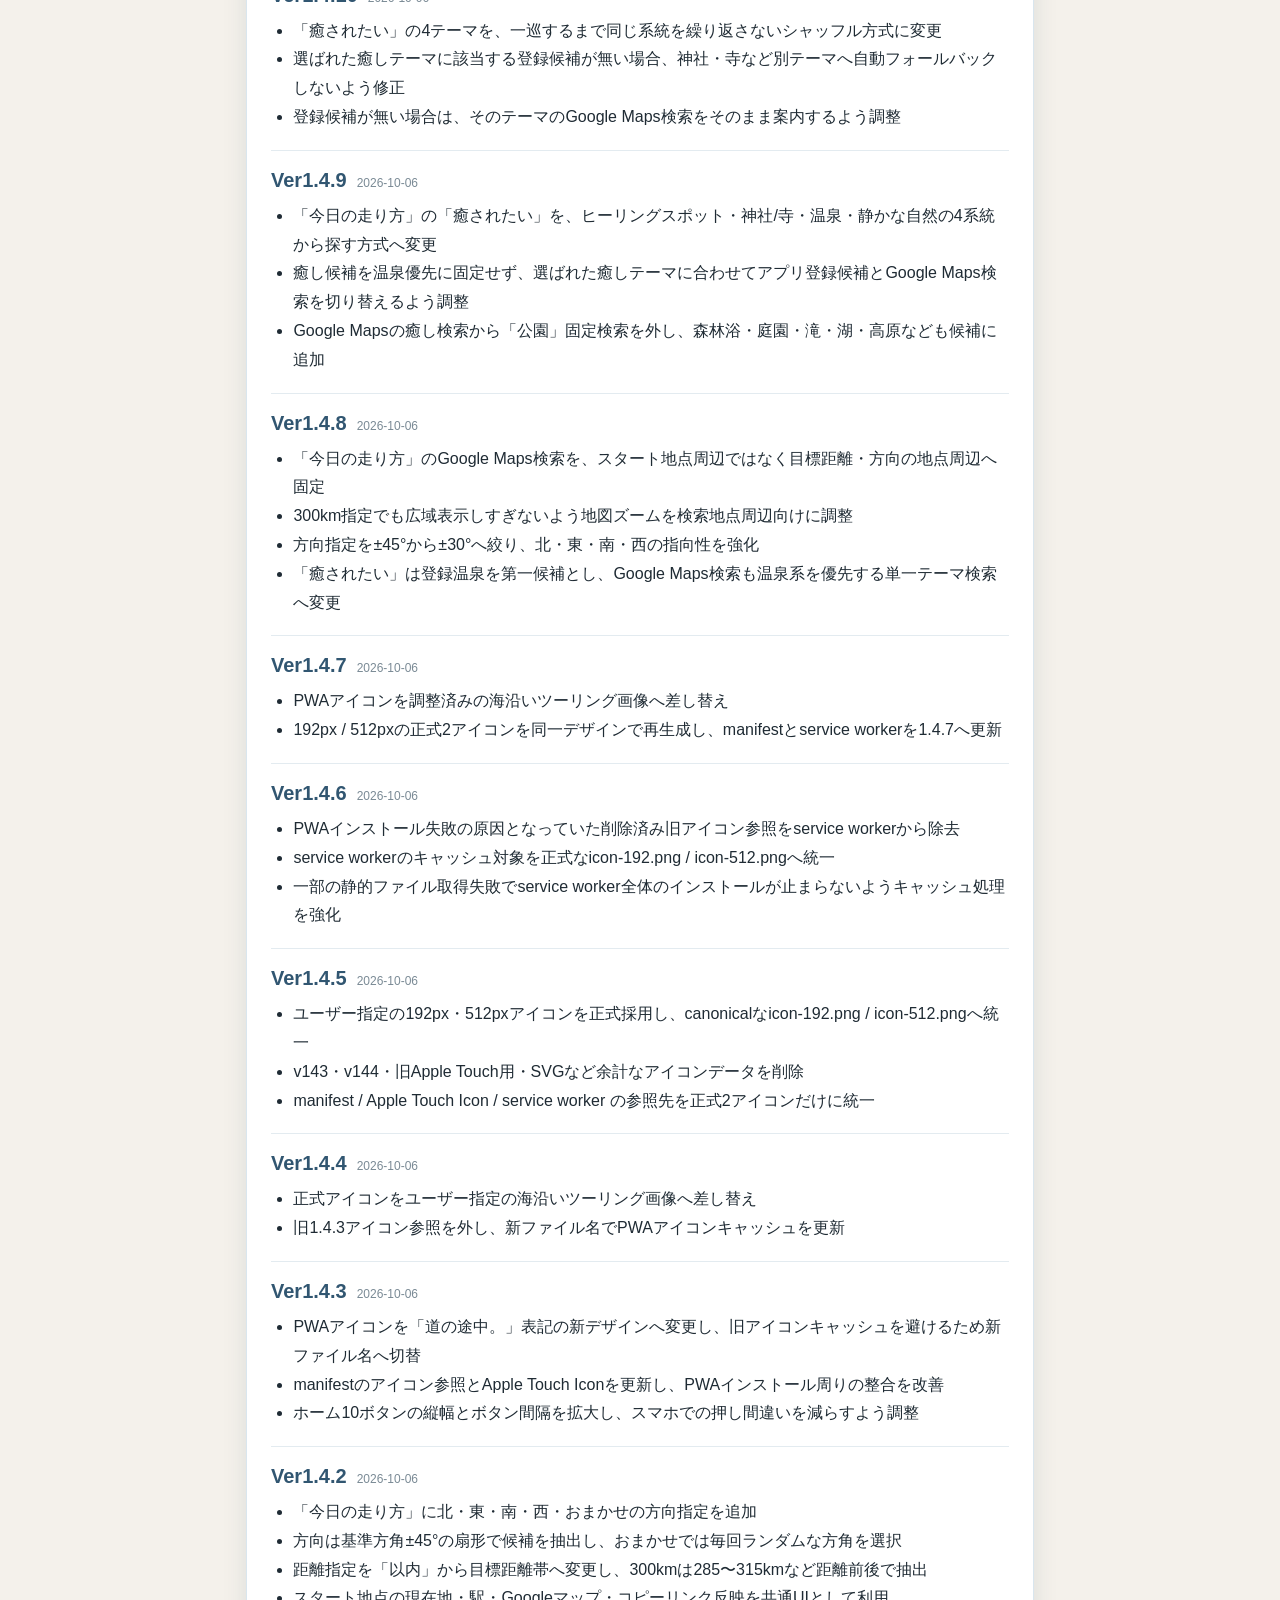
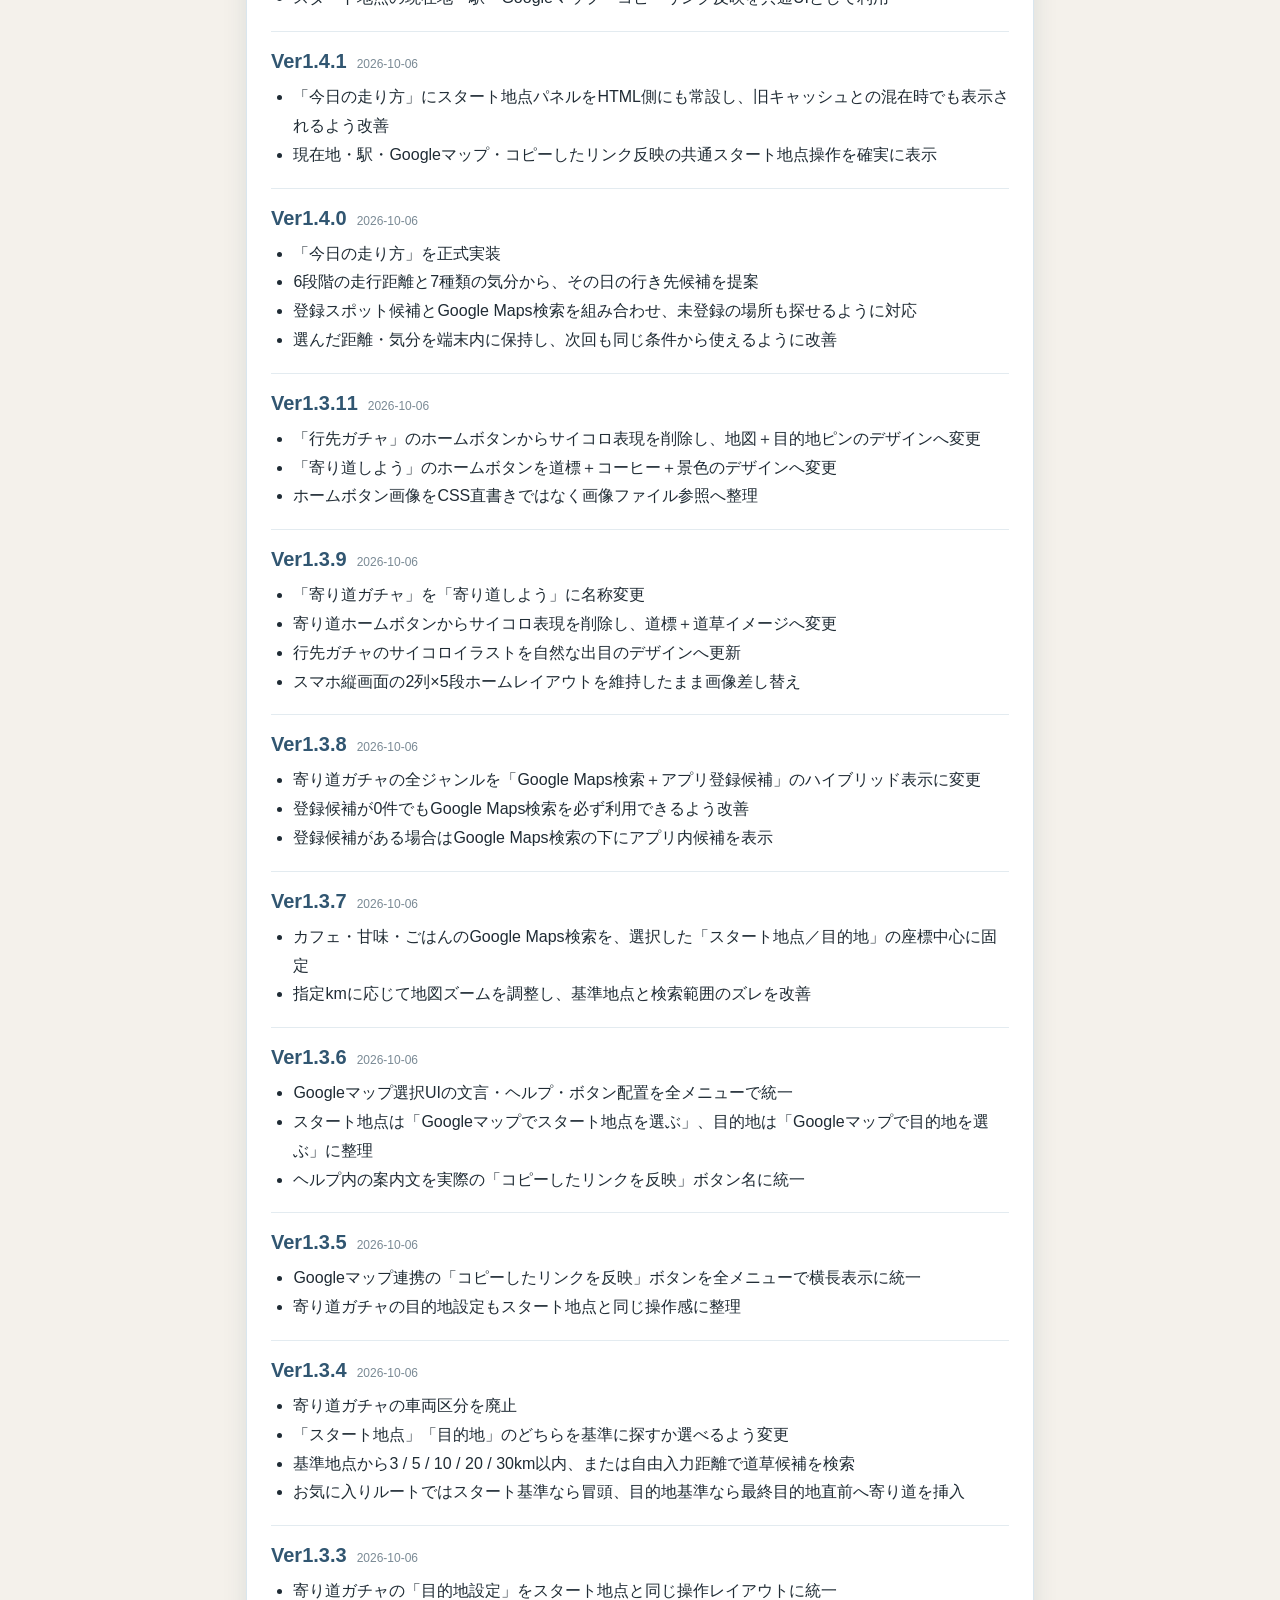
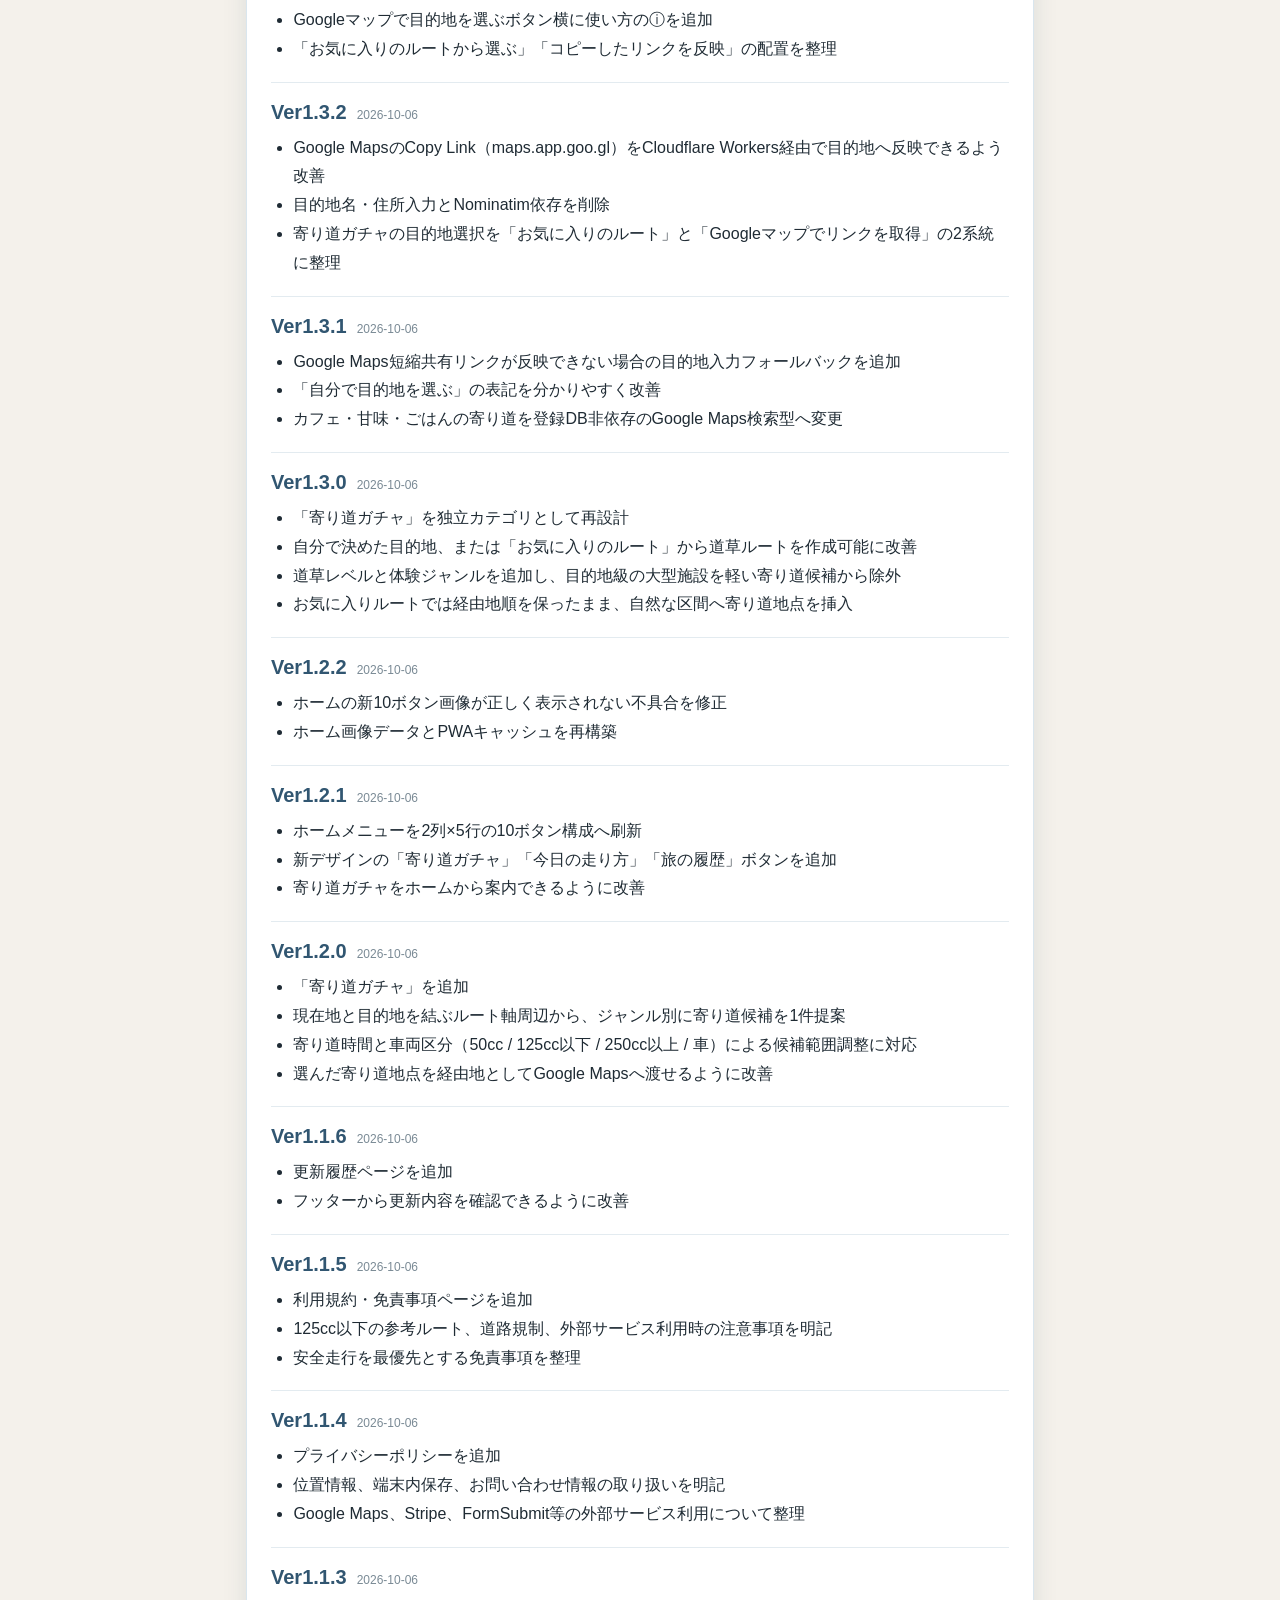
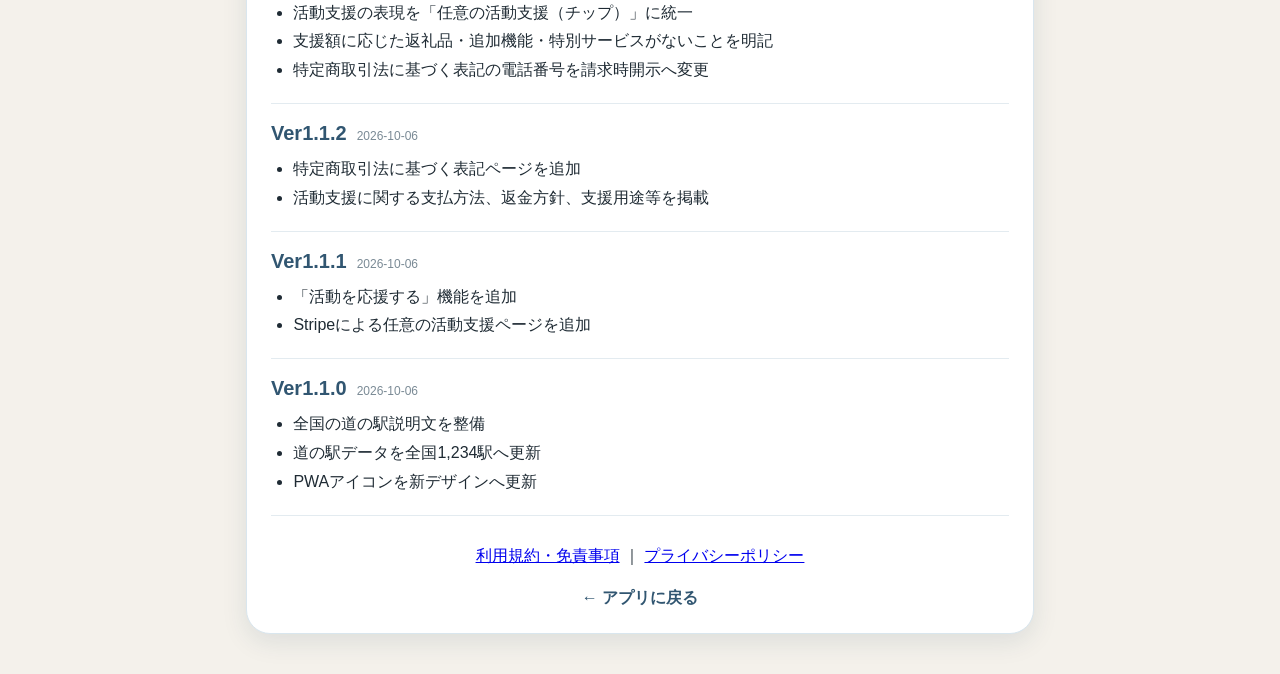
<file: history.html>
<!doctype html>
<html lang="ja">
<head>
<meta charset="utf-8">
<meta name="viewport" content="width=device-width,initial-scale=1,viewport-fit=cover">
<title>更新履歴｜道の途中。</title>
<meta name="theme-color" content="#f7fbff">
<link rel="stylesheet" href="style.css?v=1.5.15">
<style>
.history-page{max-width:820px;margin:0 auto;padding:24px 16px 40px}
.history-card{background:#fff;border:1px solid #d9e6ee;border-radius:24px;padding:24px;box-shadow:0 8px 26px #173a4f1a}
.history-card h1{margin-top:0;color:#203f59;font-size:clamp(24px,5vw,34px)}
.history-intro{line-height:1.8;color:#526a79}
.history-entry{padding:18px 0;border-bottom:1px solid #e3ebf0}
.history-entry:last-child{border-bottom:0}
.history-head{display:flex;gap:10px;align-items:baseline;flex-wrap:wrap}
.history-ver{font-size:20px;font-weight:800;color:#315671}
.history-date{font-size:12px;color:#7a8a95}
.history-entry ul{margin:10px 0 0;padding-left:1.4em;line-height:1.8}
.history-links{text-align:center;margin-top:24px;line-height:2}
.history-back{display:block;text-align:center;margin-top:16px;color:#315671;text-decoration:none;font-weight:700}
</style>
</head>
<body>
<main class="history-page">
<section class="history-card">
<h1>更新履歴</h1>
<p class="history-intro">「道の途中。」の主な更新内容です。細かな内部調整やデータ修正は省略し、利用者に関係する変更を中心に掲載しています。</p>

<div class="history-entry"><div class="history-head"><span class="history-ver">Ver10</span><span class="history-date">2026-11-25</span></div><ul><li>旅カードを山岳ツーリングの共通イラストテンプレートへ刷新。目的地カテゴリと当選ミッションのアイコンを合成。</li><li>経由地欄は文字だけで最大5地点を掲載。縦・横PNG出力を維持。</li></ul></div>
<div class="history-entry"><div class="history-head"><span class="history-ver">Ver9</span><span class="history-date">2026-11-25</span></div><ul><li>今の目的地から旅カードを作成。縦長1080×1350・横長1920×1080のPNG保存、対応端末での画像共有。</li><li>最終目的地、登録住所・紹介文、経由地、推定走行距離、当選ミッションを端末内で合成。出発地点と予定日は掲載しない。</li></ul></div>
<div class="history-entry"><div class="history-head"><span class="history-ver">Ver8</span><span class="history-date">2026-11-25</span></div><ul><li>更新時の画面・抽選処理のバージョン混在を防止。目的地・追加ミッションが反映されない問題への対策。</li><li>更新不一致時は案内を表示し、更新ボタンを明確化。</li></ul></div>
<div class="history-entry"><div class="history-head"><span class="history-ver">Ver7</span><span class="history-date">2026-11-25</span></div><ul><li>上部のタイトル帯をコンパクトな「今の目的地」欄へ変更。</li><li>すごろく・行先ガチャで決まった行先、登録住所、追加ミッションを端末内に保存。経由地は折りたたみ一覧と手動到着操作に対応。</li></ul></div>
<div class="history-entry"><div class="history-head"><span class="history-ver">Ver6</span><span class="history-date">2026-11-25</span></div><ul><li>道の駅すごろく・行先ガチャに任意の追加ミッションを追加。ナビ使用可40%、レーダー使用40%、ナビなし20%。</li><li>抽選結果と同時に表示し、お気に入りにも保存。GPXとナビ連携は従来どおり。</li></ul></div>
<div class="history-entry"><div class="history-head"><span class="history-ver">Ver5</span><span class="history-date">2026-11-25</span></div><ul><li>すごろく・行先ガチャの演出が利用できない場合も抽選結果を表示するよう改善。</li><li>すごろくの読み込み中・エラー時の案内を改善。</li></ul></div>
<div class="history-entry"><div class="history-head"><span class="history-ver">Ver4</span><span class="history-date">2026-11-25</span></div><ul><li>道の駅すごろくに立体サイコロ演出、行先ガチャにカプセル抽選演出を追加。</li><li>ランダム時の出目は駅数上限と一致。距離・車種・接続判定は従来どおり。</li><li>省モーション設定とオフラインに対応。</li></ul></div>
<div class="history-entry"><div class="history-head"><span class="history-ver">Ver3</span><span class="history-date">2026-11-24</span></div><ul><li>行先ガチャ・今日の走り方・季節を走るに排気量別の推定走行距離を導入。</li><li>季節候補は指定上限内のみ。外部地図検索の距離・通行可否は未確認。</li><li>登録済み橋のみ対応。地理DBはVer2を維持。</li></ul></div>
<div class="history-entry">
  <div class="history-head"><span class="history-ver">Ver2</span><span class="history-date">2026-11-24</span></div>
  <ul><li>道の駅すごろくを経由地込みの推定走行距離へ変更。</li><li>排気量別に登録済みの海越え接続を判定。未登録接続は抽選対象外。距離は推定値。</li><li>地域別陸地データの自動読み込みとキャッシュ対応。</li></ul>
</div>
<div class="history-entry">
  <div class="history-head"><span class="history-ver">Ver1</span><span class="history-date">2026-11-24</span></div>
  <ul><li>B_Navi向け地点順GPXのクリップボードコピーを追加。受信側の対応は別工程。</li><li>ルート送信ボタンを3種類に整理。GPXファイル保存を維持。</li><li>PWA・DBのバージョン表記を1へ統一。収録データは変更なし。</li></ul>
</div>
<div class="history-entry">
  <div class="history-head"><span class="history-ver">Ver1.5.41-dev1</span><span class="history-date">2026-11-12 / 開発版</span></div>
  <ul>
    <li>起動・再読込時はホーム画面を表示（経由地・地図共有用の一時データは維持）</li>
    <li>ホームの「活動を応援する」ボタンとStripe決済ページへの導線を廃止</li>
    <li>利用規約・プライバシーポリシーから活動支援の記載を削除</li>
  </ul>
</div>

<div class="history-entry">
  <div class="history-head"><span class="history-ver">Ver1.5.40-dev1</span><span class="history-date">2026-11-12 / 開発版</span></div>
  <ul>
    <li>「寄り道しよう」の大ジャンルとGoogleマップ検索テーマの役割を明確にし、重複して見えるボタン名を整理</li>
    <li>「パン・ベーカリー」をカフェとごはんの両方から選択可能にし、Googleマップ検索語を「パン屋」に統一</li>
    <li>自由検索の初期キーワードを空欄にして、緑色の独立した検索ボタンに変更</li>
    <li>前版で追加した経由地周辺検索、共有URL取り込み、GPX出力の動作を維持</li>
  </ul>
</div>

<div class="history-entry">
  <div class="history-head"><span class="history-ver">Ver1.5.27</span><span class="history-date">2026-10-07</span></div>
  <ul>
    <li>Google Maps連携の案内をAndroid／iPhone／PCで分けて明記</li>
    <li>Androidは「共有 → 道の途中。」で直接取り込み、旧版では再インストールが必要な場合があることを案内</li>
    <li>iPhoneとPCはGoogle Mapsの共有URLをコピーし、アプリ内のURL欄へ貼り付けて取り込む手順を案内</li>
  </ul>
</div>

<div class="history-entry">
  <div class="history-head"><span class="history-ver">Ver1.5.26</span><span class="history-date">2026-10-07</span></div>
  <ul>
    <li>Google Maps連携の使い方を更新。Androidでは地点を選んで「共有 → 道の途中。」から、スタート地点・目的地・寄り道へ直接取り込めるよう案内を統一</li>
    <li>PCではGoogle Mapsの共有URLをコピーし、各画面のURL欄へ貼り付けて反映する手順を案内</li>
    <li>Androidで共有先に「道の途中。」が表示されない場合は、旧版を一度アンインストールして最新版を再インストールする手順をインストール方法へ追加</li>
  </ul>
</div>

<div class="history-entry">
  <div class="history-head"><span class="history-ver">Ver1.5.25</span><span class="history-date">2026-10-07</span></div>
  <ul>
    <li>PC向けに、スタート地点・目的地・寄り道へGoogle Mapsの共有URLを貼り付けて反映できる入力欄を追加</li>
    <li>AndroidではGoogle Mapsの共有先から「道の途中。」を選び、地点を直接取り込む方式に対応</li>
    <li>「寄り道しよう」でGoogle Mapsから選んだ地点を、共有からそのまま寄り道一覧へ追加できるよう改善</li>
    <li>寄り道は必要なだけ追加でき、選択・追加した順番をそのままルートに使用</li>
  </ul>
</div>

<div class="history-entry">
  <div class="history-head"><span class="history-ver">Ver1.5.15</span><span class="history-date">2026-10-06</span></div>
  <ul>
    <li>「景色が見たい」に「道・峠・スカイライン」を追加し、峠・旧道・スカイライン・ドライブウェイなど道そのものを楽しむ候補を検索できるよう追加</li>
    <li>「なんか食べたい」に「パン・ベーカリー」を追加し、パン屋・ベーカリー・ブーランジェリーなどを検索できるよう追加</li>
    <li>Google Maps検索とアプリ登録候補の両方で新しい小ジャンルを反映</li>
  </ul>
</div>

<div class="history-entry">
  <div class="history-head"><span class="history-ver">Ver1.5.14</span><span class="history-date">2026-10-06</span></div>
  <ul>
    <li>「今日の走り方」に大カテゴリ内の小ジャンル切替を本格実装</li>
    <li>「景色が見たい」を海・海岸／山・高原／湖・池／滝・渓谷／展望・絶景／夜景に細分化</li>
    <li>「いいとこ行きたい」を絶景・景勝地／歴史・史跡／建築・橋・ダム／珍スポット／文化・資料館に細分化</li>
    <li>「ちょっと寄りたい」を景色／神社・寺／公園・花／珍スポット／橋・建設物／体験・文化に細分化</li>
    <li>食べ物・癒しも同じ小ジャンル切替UIへ統一し、切替時は距離と方向を保ったまま探す内容だけ変更するよう改善</li>
  </ul>
</div>

<div class="history-entry">
  <div class="history-head"><span class="history-ver">Ver1.5.13</span><span class="history-date">2026-10-06</span></div>
  <ul>
    <li>「今日の走り方」の「別の候補を見る」をGoogle Mapsボタンの直前へ移動</li>
    <li>ボタン名を「探すものジャンルを変える」に変更し、現在検索中の小ジャンルをボタン内に表示</li>
    <li>食べ物ではカフェ・ハンバーガー・スイーツ・ごはん、癒しではヒーリングスポット・神社寺・温泉・自然など、大ジャンル内の探す内容を分かりやすく切り替えられるよう整理</li>
  </ul>
</div>

<div class="history-entry">
  <div class="history-head"><span class="history-ver">Ver1.5.12</span><span class="history-date">2026-10-06</span></div>
  <ul>
    <li>「今日の走り方」の大ジャンルは最初の選択のまま固定し、結果画面では食べ物の小ジャンルだけ変更する仕様へ修正</li>
    <li>「なんか食べたい」を、カフェ・喫茶／ハンバーガー／スイーツ・甘味／ごはん／おまかせに細分化</li>
    <li>Google Maps検索とアプリ登録候補の両方を、選択した食べ物ジャンルに合わせて絞り込むよう変更</li>
  </ul>
</div>

<div class="history-entry">
  <div class="history-head"><span class="history-ver">Ver1.5.11</span><span class="history-date">2026-10-06</span></div>
  <ul>
    <li>「今日の走り方」の結果画面で、Google Mapsボタンの上に「雰囲気ジャンルを変える」を追加</li>
    <li>変更ボタン内に現在選択中の雰囲気を表示し、何を基準に検索しているか分かりやすく改善</li>
    <li>結果画面から距離・方角を変えずに雰囲気だけ選び直し、その場で再検索できるよう追加</li>
  </ul>
</div>

<div class="history-entry">
  <div class="history-head"><span class="history-ver">Ver1.5.10</span><span class="history-date">2026-10-06</span></div>
  <ul>
    <li>スマホ表示のホーム10ボタンを1列表示へ変更し、押しやすさと誤タップ防止を改善</li>
    <li>PC・広い画面では従来どおり2列表示を維持</li>
  </ul>
</div>

<div class="history-entry">
  <div class="history-head"><span class="history-ver">Ver1.5.9</span><span class="history-date">2026-10-06</span></div>
  <ul>
    <li>ホームタイトル下に「使い方」ボタンを追加</li>
    <li>全11メニューの特徴と基本操作を、メニューごとの開閉式ガイドとして掲載</li>
    <li>スタート地点の設定、Google Maps確認、車両別ルート、訪問済み★、メモなど共通操作の説明を追加</li>
  </ul>
</div>

<div class="history-entry">
  <div class="history-head"><span class="history-ver">Ver1.5.8</span><span class="history-date">2026-10-06</span></div>
  <ul>
    <li>左側メニューに「寄り道しよう」「今日の走り方」「登録スポットを見る」を追加</li>
    <li>ホーム画面の主要機能と左メニューの導線を揃え、各画面へ直接移動しやすく調整</li>
    <li>左メニューの並びをホーム機能の流れに合わせて整理</li>
  </ul>
</div>

<div class="history-entry">
  <div class="history-head"><span class="history-ver">Ver1.5.7</span><span class="history-date">2026-10-06</span></div>
  <ul>
    <li>PWA更新後にブラウザタブの読み込み表示が長時間続くことがある問題を修正</li>
    <li>Service Worker有効化中の強制client.navigateを廃止し、有効化処理と画面再読み込みを分離</li>
    <li>更新後の再読み込みはPWA側の1回だけに統一し、Service Worker切替待ちも短縮</li>
  </ul>
</div>

<div class="history-entry">
  <div class="history-head"><span class="history-ver">Ver1.5.6</span><span class="history-date">2026-10-06</span></div>
  <ul>
    <li>旅の履歴のメモ画面に「この旅の記録を削除」を追加</li>
    <li>登録地点では★・訪問回数・訪問日時・メモだけを削除し、登録スポット本体は残す仕様に対応</li>
    <li>未登録地点では座標・訪問履歴・メモを含む履歴そのものを削除できるよう追加</li>
    <li>メモだけを消す操作と、旅の記録全体を消す操作を分離し、それぞれ確認後に実行するよう調整</li>
  </ul>
</div>

<div class="history-entry">
  <div class="history-head"><span class="history-ver">Ver1.5.5</span><span class="history-date">2026-10-06</span></div>
  <ul>
    <li>「オススメ追加」を開いた時点で現在地を自動取得し、座標欄へ「36.123456,136.123456」形式で自動入力するよう変更</li>
    <li>現在地ボタンは「現在地を再取得」として残し、必要な場合だけ座標を取り直せるよう調整</li>
    <li>旅の履歴からオススメ追加を開いた場合は、履歴に保存された地点座標を優先し、現在地で上書きしないよう保護</li>
  </ul>
</div>

<div class="history-entry">
  <div class="history-head"><span class="history-ver">Ver1.5.4</span><span class="history-date">2026-10-06</span></div>
  <ul>
    <li>「オススメ追加」は座標入力を必須化し、空のまま送信できないよう修正</li>
    <li>「現在地を入れる」ボタンを追加し、緯度経度を「36.123456,136.123456」形式で自動入力</li>
    <li>旅の履歴からの送信は従来どおり保存座標を自動入力し、通常のオススメ追加でも座標を確実にメールへ含めるよう改善</li>
  </ul>
</div>

<div class="history-entry">
  <div class="history-head"><span class="history-ver">Ver1.5.3</span><span class="history-date">2026-10-06</span></div>
  <ul>
    <li>オススメ追加の座標を「36.123456,136.123456」のような1行形式に変更</li>
    <li>旅の履歴から送信する場合、座標欄へ緯度・経度を自動入力</li>
    <li>送信メールでは「座標」独立項目に加え、本文先頭にも同じ座標を入れて確実に確認できるよう修正</li>
  </ul>
</div>

<div class="history-entry">
  <div class="history-head"><span class="history-ver">Ver1.5.2</span><span class="history-date">2026-10-06</span></div>
  <ul>
    <li>オススメ追加フォームに緯度・経度の入力欄を追加</li>
    <li>旅の履歴の未登録地点から送る場合、保存座標を緯度・経度へ自動入力し、送信内容にも独立項目として含めるよう修正</li>
    <li>Google Mapsリンクとメモ内の座標表記も従来どおり併記し、地点確認をしやすく改善</li>
  </ul>
</div>

<div class="history-entry">
  <div class="history-head"><span class="history-ver">Ver1.5.1</span><span class="history-date">2026-10-06</span></div>
  <ul>
    <li>PWA更新時に新しいService Workerの有効化を待ってから再読み込みするよう修正</li>
    <li>旧キャッシュを掴んだまま1.4.12等から更新できない場合がある問題を改善</li>
    <li>Service Worker有効化時に開いているPWA画面も最新版へ再読込する処理を追加</li>
  </ul>
</div>

<div class="history-entry">
  <div class="history-head"><span class="history-ver">Ver1.5.0</span><span class="history-date">2026-10-06</span></div>
  <ul>
    <li>「旅の履歴」を正式実装。現在地を取得し、300m以内の登録地点を確認して訪問記録を残せるよう追加</li>
    <li>登録地点に訪問済み★とメモ機能を追加。★のON/OFFは確認後に反映し、メモは閲覧・追記・全削除に対応</li>
    <li>近くに登録地点がない場合は座標と必須メモを端末内に保存し、未登録地点として履歴化</li>
    <li>未登録地点から「登録地点として送る」を選ぶと、オススメ追加フォームへ座標・メモを引き継げるよう追加</li>
    <li>「気になる場所」「登録スポットを見る」の地点カードに★ボタンとメモボタンを追加</li>
  </ul>
</div>

<div class="history-entry">
  <div class="history-head"><span class="history-ver">Ver1.4.12</span><span class="history-date">2026-10-06</span></div>
  <ul>
    <li>カフェ系の検索に「ハンバーガー／バーガー」を追加</li>
    <li>「ひと息」と「寄り道しよう」のカフェ検索で、周辺のハンバーガー店もGoogle Maps候補に含めるよう変更</li>
    <li>「今日の走り方」の食べ物系でも、登録候補・Google Maps検索の両方でハンバーガー店を拾えるよう調整</li>
  </ul>
</div>

<div class="history-entry">
  <div class="history-head"><span class="history-ver">Ver1.4.11</span><span class="history-date">2026-10-06</span></div>
  <ul>
    <li>「今日の走り方」の検索結果に「今回探す場所」カードを追加</li>
    <li>スタート地点からの検索方向・目標距離・距離帯を大きく表示し、どの辺を検索するか分かりやすく改善</li>
    <li>探すテーマとGoogle Maps検索ワードを明示し、地図検索の意図を確認してから開けるよう調整</li>
  </ul>
</div>

<div class="history-entry">
  <div class="history-head"><span class="history-ver">Ver1.4.10</span><span class="history-date">2026-10-06</span></div>
  <ul>
    <li>「癒されたい」の4テーマを、一巡するまで同じ系統を繰り返さないシャッフル方式に変更</li>
    <li>選ばれた癒しテーマに該当する登録候補が無い場合、神社・寺など別テーマへ自動フォールバックしないよう修正</li>
    <li>登録候補が無い場合は、そのテーマのGoogle Maps検索をそのまま案内するよう調整</li>
  </ul>
</div>

<div class="history-entry">
  <div class="history-head"><span class="history-ver">Ver1.4.9</span><span class="history-date">2026-10-06</span></div>
  <ul>
    <li>「今日の走り方」の「癒されたい」を、ヒーリングスポット・神社/寺・温泉・静かな自然の4系統から探す方式へ変更</li>
    <li>癒し候補を温泉優先に固定せず、選ばれた癒しテーマに合わせてアプリ登録候補とGoogle Maps検索を切り替えるよう調整</li>
    <li>Google Mapsの癒し検索から「公園」固定検索を外し、森林浴・庭園・滝・湖・高原なども候補に追加</li>
  </ul>
</div>

<div class="history-entry">
  <div class="history-head"><span class="history-ver">Ver1.4.8</span><span class="history-date">2026-10-06</span></div>
  <ul>
    <li>「今日の走り方」のGoogle Maps検索を、スタート地点周辺ではなく目標距離・方向の地点周辺へ固定</li>
    <li>300km指定でも広域表示しすぎないよう地図ズームを検索地点周辺向けに調整</li>
    <li>方向指定を±45°から±30°へ絞り、北・東・南・西の指向性を強化</li>
    <li>「癒されたい」は登録温泉を第一候補とし、Google Maps検索も温泉系を優先する単一テーマ検索へ変更</li>
  </ul>
</div>

<div class="history-entry">
  <div class="history-head"><span class="history-ver">Ver1.4.7</span><span class="history-date">2026-10-06</span></div>
  <ul>
    <li>PWAアイコンを調整済みの海沿いツーリング画像へ差し替え</li>
    <li>192px / 512pxの正式2アイコンを同一デザインで再生成し、manifestとservice workerを1.4.7へ更新</li>
  </ul>
</div>

<div class="history-entry">
  <div class="history-head"><span class="history-ver">Ver1.4.6</span><span class="history-date">2026-10-06</span></div>
  <ul>
    <li>PWAインストール失敗の原因となっていた削除済み旧アイコン参照をservice workerから除去</li>
    <li>service workerのキャッシュ対象を正式なicon-192.png / icon-512.pngへ統一</li>
    <li>一部の静的ファイル取得失敗でservice worker全体のインストールが止まらないようキャッシュ処理を強化</li>
  </ul>
</div>

<div class="history-entry">
  <div class="history-head"><span class="history-ver">Ver1.4.5</span><span class="history-date">2026-10-06</span></div>
  <ul>
    <li>ユーザー指定の192px・512pxアイコンを正式採用し、canonicalなicon-192.png / icon-512.pngへ統一</li>
    <li>v143・v144・旧Apple Touch用・SVGなど余計なアイコンデータを削除</li>
    <li>manifest / Apple Touch Icon / service worker の参照先を正式2アイコンだけに統一</li>
  </ul>
</div>

<div class="history-entry">
  <div class="history-head"><span class="history-ver">Ver1.4.4</span><span class="history-date">2026-10-06</span></div>
  <ul>
    <li>正式アイコンをユーザー指定の海沿いツーリング画像へ差し替え</li>
    <li>旧1.4.3アイコン参照を外し、新ファイル名でPWAアイコンキャッシュを更新</li>
  </ul>
</div>

<div class="history-entry">
  <div class="history-head"><span class="history-ver">Ver1.4.3</span><span class="history-date">2026-10-06</span></div>
  <ul>
    <li>PWAアイコンを「道の途中。」表記の新デザインへ変更し、旧アイコンキャッシュを避けるため新ファイル名へ切替</li>
    <li>manifestのアイコン参照とApple Touch Iconを更新し、PWAインストール周りの整合を改善</li>
    <li>ホーム10ボタンの縦幅とボタン間隔を拡大し、スマホでの押し間違いを減らすよう調整</li>
  </ul>
</div>

<div class="history-entry">
  <div class="history-head"><span class="history-ver">Ver1.4.2</span><span class="history-date">2026-10-06</span></div>
  <ul>
    <li>「今日の走り方」に北・東・南・西・おまかせの方向指定を追加</li>
    <li>方向は基準方角±45°の扇形で候補を抽出し、おまかせでは毎回ランダムな方角を選択</li>
    <li>距離指定を「以内」から目標距離帯へ変更し、300kmは285〜315kmなど距離前後で抽出</li>
    <li>スタート地点の現在地・駅・Googleマップ・コピーリンク反映を共通UIとして利用</li>
  </ul>
</div>

<div class="history-entry">
  <div class="history-head"><span class="history-ver">Ver1.4.1</span><span class="history-date">2026-10-06</span></div>
  <ul>
    <li>「今日の走り方」にスタート地点パネルをHTML側にも常設し、旧キャッシュとの混在時でも表示されるよう改善</li>
    <li>現在地・駅・Googleマップ・コピーしたリンク反映の共通スタート地点操作を確実に表示</li>
  </ul>
</div>

<div class="history-entry">
  <div class="history-head"><span class="history-ver">Ver1.4.0</span><span class="history-date">2026-10-06</span></div>
  <ul>
    <li>「今日の走り方」を正式実装</li>
    <li>6段階の走行距離と7種類の気分から、その日の行き先候補を提案</li>
    <li>登録スポット候補とGoogle Maps検索を組み合わせ、未登録の場所も探せるように対応</li>
    <li>選んだ距離・気分を端末内に保持し、次回も同じ条件から使えるように改善</li>
  </ul>
</div>

<div class="history-entry">
  <div class="history-head"><span class="history-ver">Ver1.3.11</span><span class="history-date">2026-10-06</span></div>
  <ul>
    <li>「行先ガチャ」のホームボタンからサイコロ表現を削除し、地図＋目的地ピンのデザインへ変更</li>
    <li>「寄り道しよう」のホームボタンを道標＋コーヒー＋景色のデザインへ変更</li>
    <li>ホームボタン画像をCSS直書きではなく画像ファイル参照へ整理</li>
  </ul>
</div>

<div class="history-entry">
  <div class="history-head"><span class="history-ver">Ver1.3.9</span><span class="history-date">2026-10-06</span></div>
  <ul>
    <li>「寄り道ガチャ」を「寄り道しよう」に名称変更</li>
    <li>寄り道ホームボタンからサイコロ表現を削除し、道標＋道草イメージへ変更</li>
    <li>行先ガチャのサイコロイラストを自然な出目のデザインへ更新</li>
    <li>スマホ縦画面の2列×5段ホームレイアウトを維持したまま画像差し替え</li>
  </ul>
</div>

<div class="history-entry">
  <div class="history-head"><span class="history-ver">Ver1.3.8</span><span class="history-date">2026-10-06</span></div>
  <ul>
    <li>寄り道ガチャの全ジャンルを「Google Maps検索＋アプリ登録候補」のハイブリッド表示に変更</li>
    <li>登録候補が0件でもGoogle Maps検索を必ず利用できるよう改善</li>
    <li>登録候補がある場合はGoogle Maps検索の下にアプリ内候補を表示</li>
  </ul>
</div>

<div class="history-entry">
  <div class="history-head"><span class="history-ver">Ver1.3.7</span><span class="history-date">2026-10-06</span></div>
  <ul>
    <li>カフェ・甘味・ごはんのGoogle Maps検索を、選択した「スタート地点／目的地」の座標中心に固定</li>
    <li>指定kmに応じて地図ズームを調整し、基準地点と検索範囲のズレを改善</li>
  </ul>
</div>

<div class="history-entry">
  <div class="history-head"><span class="history-ver">Ver1.3.6</span><span class="history-date">2026-10-06</span></div>
  <ul>
    <li>Googleマップ選択UIの文言・ヘルプ・ボタン配置を全メニューで統一</li>
    <li>スタート地点は「Googleマップでスタート地点を選ぶ」、目的地は「Googleマップで目的地を選ぶ」に整理</li>
    <li>ヘルプ内の案内文を実際の「コピーしたリンクを反映」ボタン名に統一</li>
  </ul>
</div>

<div class="history-entry">
  <div class="history-head"><span class="history-ver">Ver1.3.5</span><span class="history-date">2026-10-06</span></div>
  <ul>
    <li>Googleマップ連携の「コピーしたリンクを反映」ボタンを全メニューで横長表示に統一</li>
    <li>寄り道ガチャの目的地設定もスタート地点と同じ操作感に整理</li>
  </ul>
</div>

<div class="history-entry">
  <div class="history-head"><span class="history-ver">Ver1.3.4</span><span class="history-date">2026-10-06</span></div>
  <ul>
    <li>寄り道ガチャの車両区分を廃止</li>
    <li>「スタート地点」「目的地」のどちらを基準に探すか選べるよう変更</li>
    <li>基準地点から3 / 5 / 10 / 20 / 30km以内、または自由入力距離で道草候補を検索</li>
    <li>お気に入りルートではスタート基準なら冒頭、目的地基準なら最終目的地直前へ寄り道を挿入</li>
  </ul>
</div>

<div class="history-entry">
  <div class="history-head"><span class="history-ver">Ver1.3.3</span><span class="history-date">2026-10-06</span></div>
  <ul>
    <li>寄り道ガチャの「目的地設定」をスタート地点と同じ操作レイアウトに統一</li>
    <li>Googleマップで目的地を選ぶボタン横に使い方のⓘを追加</li>
    <li>「お気に入りのルートから選ぶ」「コピーしたリンクを反映」の配置を整理</li>
  </ul>
</div>

<div class="history-entry">
  <div class="history-head"><span class="history-ver">Ver1.3.2</span><span class="history-date">2026-10-06</span></div>
  <ul>
    <li>Google MapsのCopy Link（maps.app.goo.gl）をCloudflare Workers経由で目的地へ反映できるよう改善</li>
    <li>目的地名・住所入力とNominatim依存を削除</li>
    <li>寄り道ガチャの目的地選択を「お気に入りのルート」と「Googleマップでリンクを取得」の2系統に整理</li>
  </ul>
</div>

<div class="history-entry">
  <div class="history-head"><span class="history-ver">Ver1.3.1</span><span class="history-date">2026-10-06</span></div>
  <ul>
    <li>Google Maps短縮共有リンクが反映できない場合の目的地入力フォールバックを追加</li>
    <li>「自分で目的地を選ぶ」の表記を分かりやすく改善</li>
    <li>カフェ・甘味・ごはんの寄り道を登録DB非依存のGoogle Maps検索型へ変更</li>
  </ul>
</div>

<div class="history-entry">
  <div class="history-head"><span class="history-ver">Ver1.3.0</span><span class="history-date">2026-10-06</span></div>
  <ul>
    <li>「寄り道ガチャ」を独立カテゴリとして再設計</li>
    <li>自分で決めた目的地、または「お気に入りのルート」から道草ルートを作成可能に改善</li>
    <li>道草レベルと体験ジャンルを追加し、目的地級の大型施設を軽い寄り道候補から除外</li>
    <li>お気に入りルートでは経由地順を保ったまま、自然な区間へ寄り道地点を挿入</li>
  </ul>
</div>

<div class="history-entry">
  <div class="history-head"><span class="history-ver">Ver1.2.2</span><span class="history-date">2026-10-06</span></div>
  <ul>
    <li>ホームの新10ボタン画像が正しく表示されない不具合を修正</li>
    <li>ホーム画像データとPWAキャッシュを再構築</li>
  </ul>
</div>

<div class="history-entry">
  <div class="history-head"><span class="history-ver">Ver1.2.1</span><span class="history-date">2026-10-06</span></div>
  <ul>
    <li>ホームメニューを2列×5行の10ボタン構成へ刷新</li>
    <li>新デザインの「寄り道ガチャ」「今日の走り方」「旅の履歴」ボタンを追加</li>
    <li>寄り道ガチャをホームから案内できるように改善</li>
  </ul>
</div>

<div class="history-entry">
  <div class="history-head"><span class="history-ver">Ver1.2.0</span><span class="history-date">2026-10-06</span></div>
  <ul>
    <li>「寄り道ガチャ」を追加</li>
    <li>現在地と目的地を結ぶルート軸周辺から、ジャンル別に寄り道候補を1件提案</li>
    <li>寄り道時間と車両区分（50cc / 125cc以下 / 250cc以上 / 車）による候補範囲調整に対応</li>
    <li>選んだ寄り道地点を経由地としてGoogle Mapsへ渡せるように改善</li>
  </ul>
</div>

<div class="history-entry">
  <div class="history-head"><span class="history-ver">Ver1.1.6</span><span class="history-date">2026-10-06</span></div>
  <ul>
    <li>更新履歴ページを追加</li>
    <li>フッターから更新内容を確認できるように改善</li>
  </ul>
</div>

<div class="history-entry">
  <div class="history-head"><span class="history-ver">Ver1.1.5</span><span class="history-date">2026-10-06</span></div>
  <ul>
    <li>利用規約・免責事項ページを追加</li>
    <li>125cc以下の参考ルート、道路規制、外部サービス利用時の注意事項を明記</li>
    <li>安全走行を最優先とする免責事項を整理</li>
  </ul>
</div>

<div class="history-entry">
  <div class="history-head"><span class="history-ver">Ver1.1.4</span><span class="history-date">2026-10-06</span></div>
  <ul>
    <li>プライバシーポリシーを追加</li>
    <li>位置情報、端末内保存、お問い合わせ情報の取り扱いを明記</li>
    <li>Google Maps、Stripe、FormSubmit等の外部サービス利用について整理</li>
  </ul>
</div>

<div class="history-entry">
  <div class="history-head"><span class="history-ver">Ver1.1.3</span><span class="history-date">2026-10-06</span></div>
  <ul>
    <li>活動支援の表現を「任意の活動支援（チップ）」に統一</li>
    <li>支援額に応じた返礼品・追加機能・特別サービスがないことを明記</li>
    <li>特定商取引法に基づく表記の電話番号を請求時開示へ変更</li>
  </ul>
</div>

<div class="history-entry">
  <div class="history-head"><span class="history-ver">Ver1.1.2</span><span class="history-date">2026-10-06</span></div>
  <ul>
    <li>特定商取引法に基づく表記ページを追加</li>
    <li>活動支援に関する支払方法、返金方針、支援用途等を掲載</li>
  </ul>
</div>

<div class="history-entry">
  <div class="history-head"><span class="history-ver">Ver1.1.1</span><span class="history-date">2026-10-06</span></div>
  <ul>
    <li>「活動を応援する」機能を追加</li>
    <li>Stripeによる任意の活動支援ページを追加</li>
  </ul>
</div>

<div class="history-entry">
  <div class="history-head"><span class="history-ver">Ver1.1.0</span><span class="history-date">2026-10-06</span></div>
  <ul>
    <li>全国の道の駅説明文を整備</li>
    <li>道の駅データを全国1,234駅へ更新</li>
    <li>PWAアイコンを新デザインへ更新</li>
  </ul>
</div>

<div class="history-links">
<a href="terms.html">利用規約・免責事項</a> ｜ 
<a href="privacy.html">プライバシーポリシー</a>
</div>
<a class="history-back" href="./">← アプリに戻る</a>
</section>
</main>
</body>
</html>
</file>
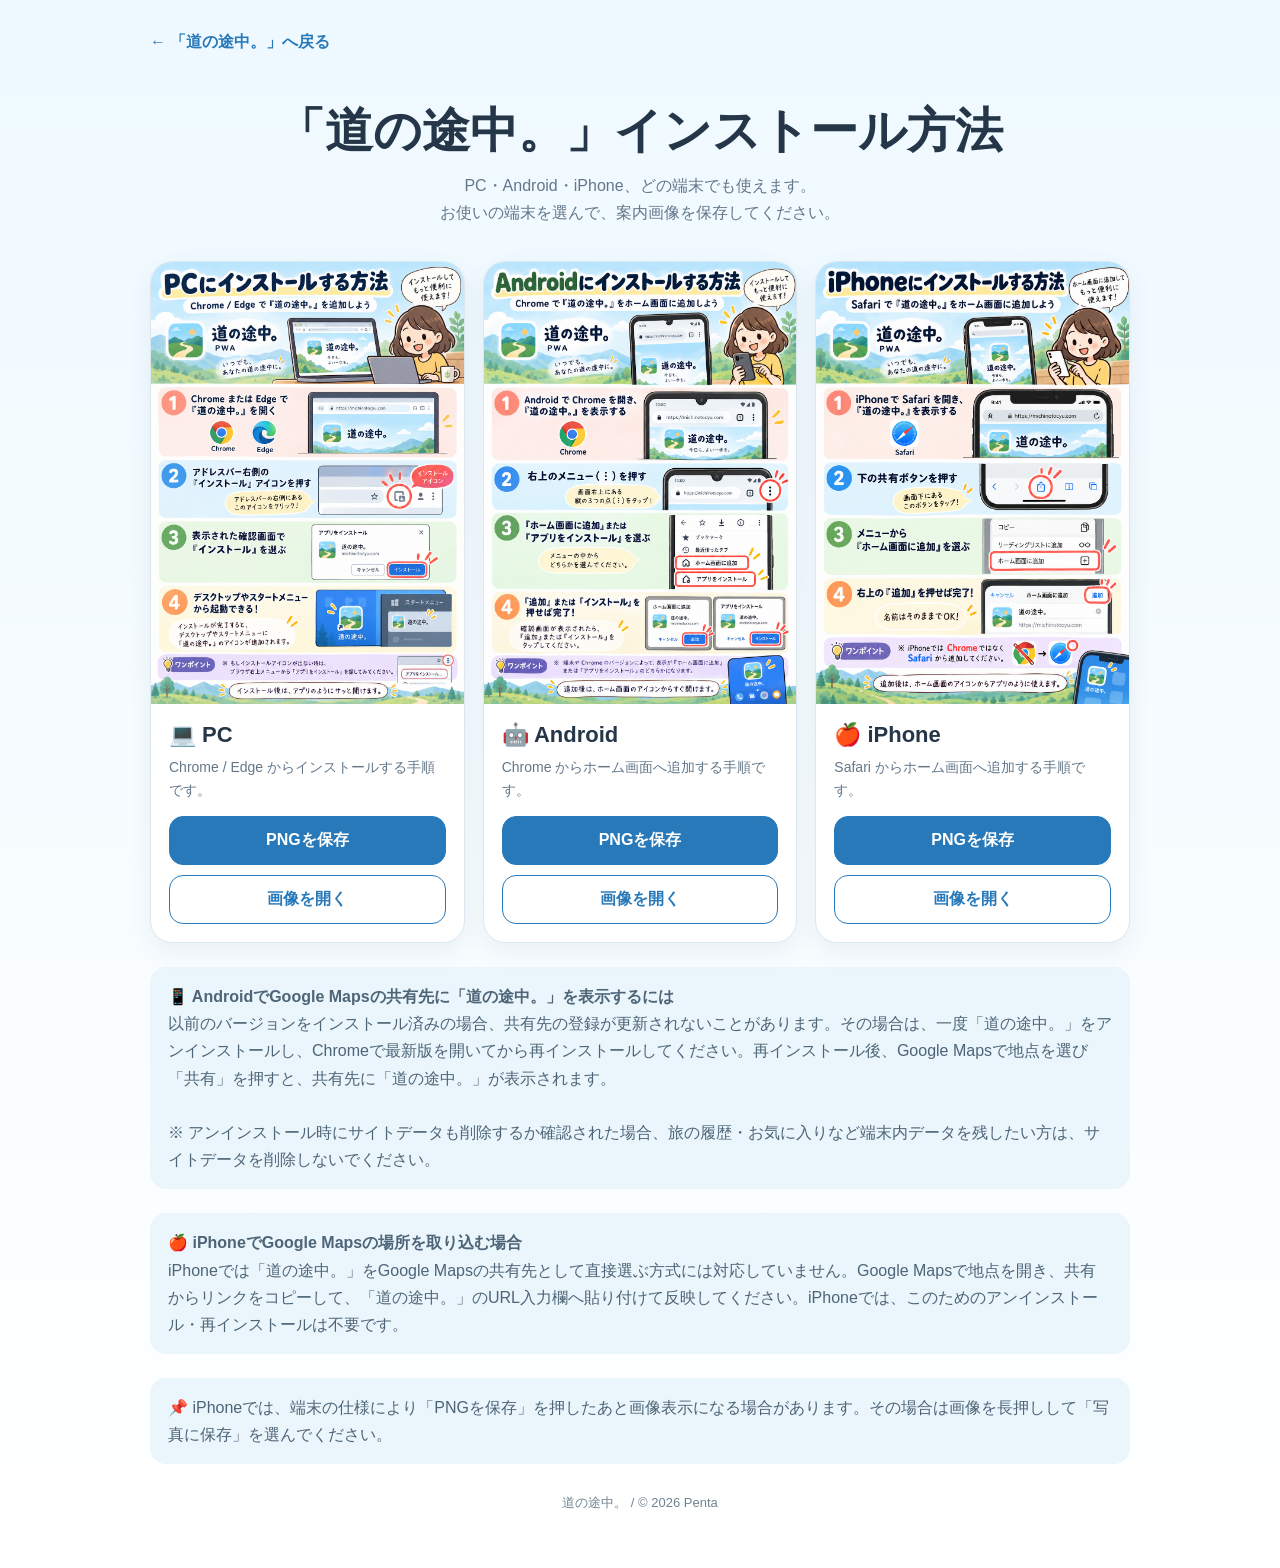
<file: install.html>
<!doctype html>
<html lang="ja">
<head>
<meta charset="utf-8">
<meta name="viewport" content="width=device-width,initial-scale=1,viewport-fit=cover">
<title>道の途中。｜インストール方法</title>
<meta name="theme-color" content="#f7fbff">
<style>
:root{color-scheme:light;--bg:#f6fbff;--card:#fff;--ink:#243647;--muted:#647789;--line:#dce8f1;--accent:#2879b9;--soft:#eaf5fc}
*{box-sizing:border-box}
body{margin:0;font-family:-apple-system,BlinkMacSystemFont,"Segoe UI","Hiragino Kaku Gothic ProN","Yu Gothic",Meiryo,sans-serif;background:linear-gradient(#eef9ff,#fff);color:var(--ink)}
main{width:min(980px,92%);margin:0 auto;padding:32px 0 56px}
.hero{text-align:center;padding:18px 8px 28px}
.hero h1{margin:.2em 0;font-size:clamp(28px,6vw,48px)}
.hero p{margin:.4em 0;color:var(--muted);line-height:1.7}
.back{display:inline-block;margin-bottom:18px;color:var(--accent);text-decoration:none;font-weight:700}
.grid{display:grid;grid-template-columns:repeat(3,1fr);gap:18px}
.card{background:var(--card);border:1px solid var(--line);border-radius:22px;overflow:hidden;box-shadow:0 8px 24px rgba(39,73,99,.08)}
.card img{display:block;width:100%;height:auto;background:#edf4f8}
.body{padding:18px}
.body h2{margin:0 0 8px;font-size:22px}
.body p{margin:0 0 14px;color:var(--muted);line-height:1.65;font-size:14px}
.actions{display:grid;gap:10px}
.btn{display:block;text-align:center;text-decoration:none;border-radius:14px;padding:13px 14px;font-weight:800;border:1px solid var(--accent)}
.btn.primary{background:var(--accent);color:#fff}
.btn.sub{background:#fff;color:var(--accent)}
.note{margin-top:24px;padding:16px 18px;background:var(--soft);border-radius:16px;line-height:1.7;color:#4e6577}
footer{text-align:center;color:#718390;font-size:13px;padding-top:30px}
@media(max-width:760px){main{width:min(94%,620px);padding-top:20px}.grid{grid-template-columns:1fr}.card{border-radius:18px}}
</style>
</head>
<body>
<main>
<a class="back" href="./">← 「道の途中。」へ戻る</a>
<section class="hero">
<h1>「道の途中。」インストール方法</h1>
<p>PC・Android・iPhone、どの端末でも使えます。<br>お使いの端末を選んで、案内画像を保存してください。</p>
</section>
<section class="grid">
<article class="card">
<img src="assets/install/PC.png" alt="PC版 道の途中。インストール手順">
<div class="body"><h2>💻 PC</h2><p>Chrome / Edge からインストールする手順です。</p><div class="actions">
<a class="btn primary" href="assets/install/PC.png" download="道の途中_PCインストール方法.png">PNGを保存</a>
<a class="btn sub" href="assets/install/PC.png" target="_blank" rel="noopener">画像を開く</a>
</div></div>
</article>
<article class="card">
<img src="assets/install/android.png" alt="Android版 道の途中。インストール手順">
<div class="body"><h2>🤖 Android</h2><p>Chrome からホーム画面へ追加する手順です。</p><div class="actions">
<a class="btn primary" href="assets/install/android.png" download="道の途中_Androidインストール方法.png">PNGを保存</a>
<a class="btn sub" href="assets/install/android.png" target="_blank" rel="noopener">画像を開く</a>
</div></div>
</article>
<article class="card">
<img src="assets/install/iPhone.png" alt="iPhone版 道の途中。インストール手順">
<div class="body"><h2>🍎 iPhone</h2><p>Safari からホーム画面へ追加する手順です。</p><div class="actions">
<a class="btn primary" href="assets/install/iPhone.png" download="道の途中_iPhoneインストール方法.png">PNGを保存</a>
<a class="btn sub" href="assets/install/iPhone.png" target="_blank" rel="noopener">画像を開く</a>
</div></div>
</article>
</section>
<div class="note"><b>📱 AndroidでGoogle Mapsの共有先に「道の途中。」を表示するには</b><br>以前のバージョンをインストール済みの場合、共有先の登録が更新されないことがあります。その場合は、一度「道の途中。」をアンインストールし、Chromeで最新版を開いてから再インストールしてください。再インストール後、Google Mapsで地点を選び「共有」を押すと、共有先に「道の途中。」が表示されます。<br><br>※ アンインストール時にサイトデータも削除するか確認された場合、旅の履歴・お気に入りなど端末内データを残したい方は、サイトデータを削除しないでください。</div>
<div class="note"><b>🍎 iPhoneでGoogle Mapsの場所を取り込む場合</b><br>iPhoneでは「道の途中。」をGoogle Mapsの共有先として直接選ぶ方式には対応していません。Google Mapsで地点を開き、共有からリンクをコピーして、「道の途中。」のURL入力欄へ貼り付けて反映してください。iPhoneでは、このためのアンインストール・再インストールは不要です。</div>
<div class="note">📌 iPhoneでは、端末の仕様により「PNGを保存」を押したあと画像表示になる場合があります。その場合は画像を長押しして「写真に保存」を選んでください。</div>
<footer>道の途中。 / © 2026 Penta</footer>
</main>
</body>
</html>
</file>
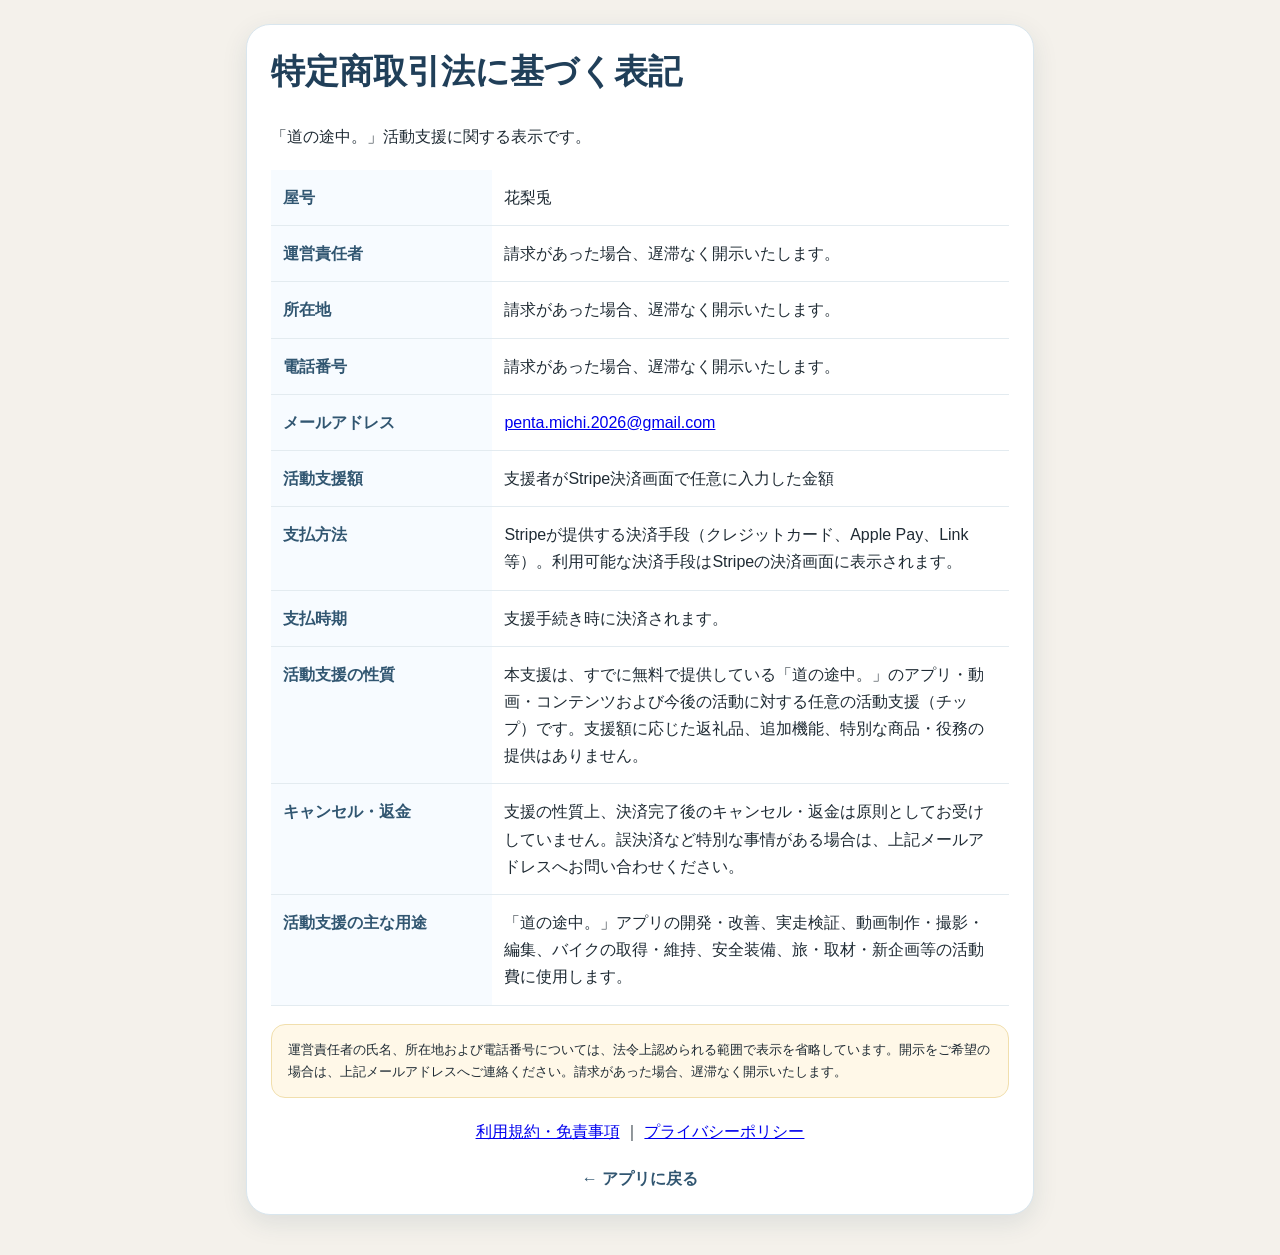
<file: legal.html>
<!doctype html>
<html lang="ja">
<head>
<meta charset="utf-8">
<meta name="viewport" content="width=device-width,initial-scale=1,viewport-fit=cover">
<title>特定商取引法に基づく表記｜道の途中。</title>
<meta name="theme-color" content="#f7fbff">
<link rel="stylesheet" href="style.css?v=1.3.3">
<style>
.legal-page{max-width:820px;margin:0 auto;padding:24px 16px 40px}
.legal-card{background:#fff;border:1px solid #d9e6ee;border-radius:24px;padding:24px;box-shadow:0 8px 26px #173a4f1a}
.legal-card h1{margin-top:0;color:#203f59;font-size:clamp(24px,5vw,34px)}
.legal-card p{line-height:1.8}
.legal-table{width:100%;border-collapse:collapse;margin-top:18px}
.legal-table th,.legal-table td{padding:14px 12px;border-bottom:1px solid #e3ebf0;vertical-align:top;text-align:left;line-height:1.7}
.legal-table th{width:30%;color:#315671;background:#f7fbff}
.legal-note{margin-top:18px;padding:14px 16px;border-radius:14px;background:#fff8e8;border:1px solid #f1dfad;font-size:13px;line-height:1.7}
.legal-back{display:block;text-align:center;margin-top:22px;color:#315671;text-decoration:none;font-weight:700}
@media(max-width:600px){
  .legal-card{padding:18px}
  .legal-table,.legal-table tbody,.legal-table tr,.legal-table th,.legal-table td{display:block;width:100%}
  .legal-table th{border-bottom:0;padding-bottom:4px}
  .legal-table td{padding-top:4px}
}
</style>
</head>
<body>
<main class="legal-page">
  <section class="legal-card">
    <h1>特定商取引法に基づく表記</h1>
    <p>「道の途中。」活動支援に関する表示です。</p>

    <table class="legal-table">
      <tr><th>屋号</th><td>花梨兎</td></tr>
      <tr><th>運営責任者</th><td>請求があった場合、遅滞なく開示いたします。</td></tr>
      <tr><th>所在地</th><td>請求があった場合、遅滞なく開示いたします。</td></tr>
      <tr><th>電話番号</th><td>請求があった場合、遅滞なく開示いたします。</td></tr>
      <tr><th>メールアドレス</th><td><a href="mailto:penta.michi.2026@gmail.com">penta.michi.2026@gmail.com</a></td></tr>
      <tr><th>活動支援額</th><td>支援者がStripe決済画面で任意に入力した金額</td></tr>
      <tr><th>支払方法</th><td>Stripeが提供する決済手段（クレジットカード、Apple Pay、Link等）。利用可能な決済手段はStripeの決済画面に表示されます。</td></tr>
      <tr><th>支払時期</th><td>支援手続き時に決済されます。</td></tr>
      <tr><th>活動支援の性質</th><td>本支援は、すでに無料で提供している「道の途中。」のアプリ・動画・コンテンツおよび今後の活動に対する任意の活動支援（チップ）です。支援額に応じた返礼品、追加機能、特別な商品・役務の提供はありません。</td></tr>
      <tr><th>キャンセル・返金</th><td>支援の性質上、決済完了後のキャンセル・返金は原則としてお受けしていません。誤決済など特別な事情がある場合は、上記メールアドレスへお問い合わせください。</td></tr>
      <tr><th>活動支援の主な用途</th><td>「道の途中。」アプリの開発・改善、実走検証、動画制作・撮影・編集、バイクの取得・維持、安全装備、旅・取材・新企画等の活動費に使用します。</td></tr>
    </table>

    <div class="legal-note">
      運営責任者の氏名、所在地および電話番号については、法令上認められる範囲で表示を省略しています。開示をご希望の場合は、上記メールアドレスへご連絡ください。請求があった場合、遅滞なく開示いたします。
    </div>

    <p style="text-align:center;margin-top:20px"><a href="terms.html">利用規約・免責事項</a> ｜ <a href="privacy.html">プライバシーポリシー</a></p><a class="legal-back" href="./">← アプリに戻る</a>
  </section>
</main>
</body>
</html>
</file>
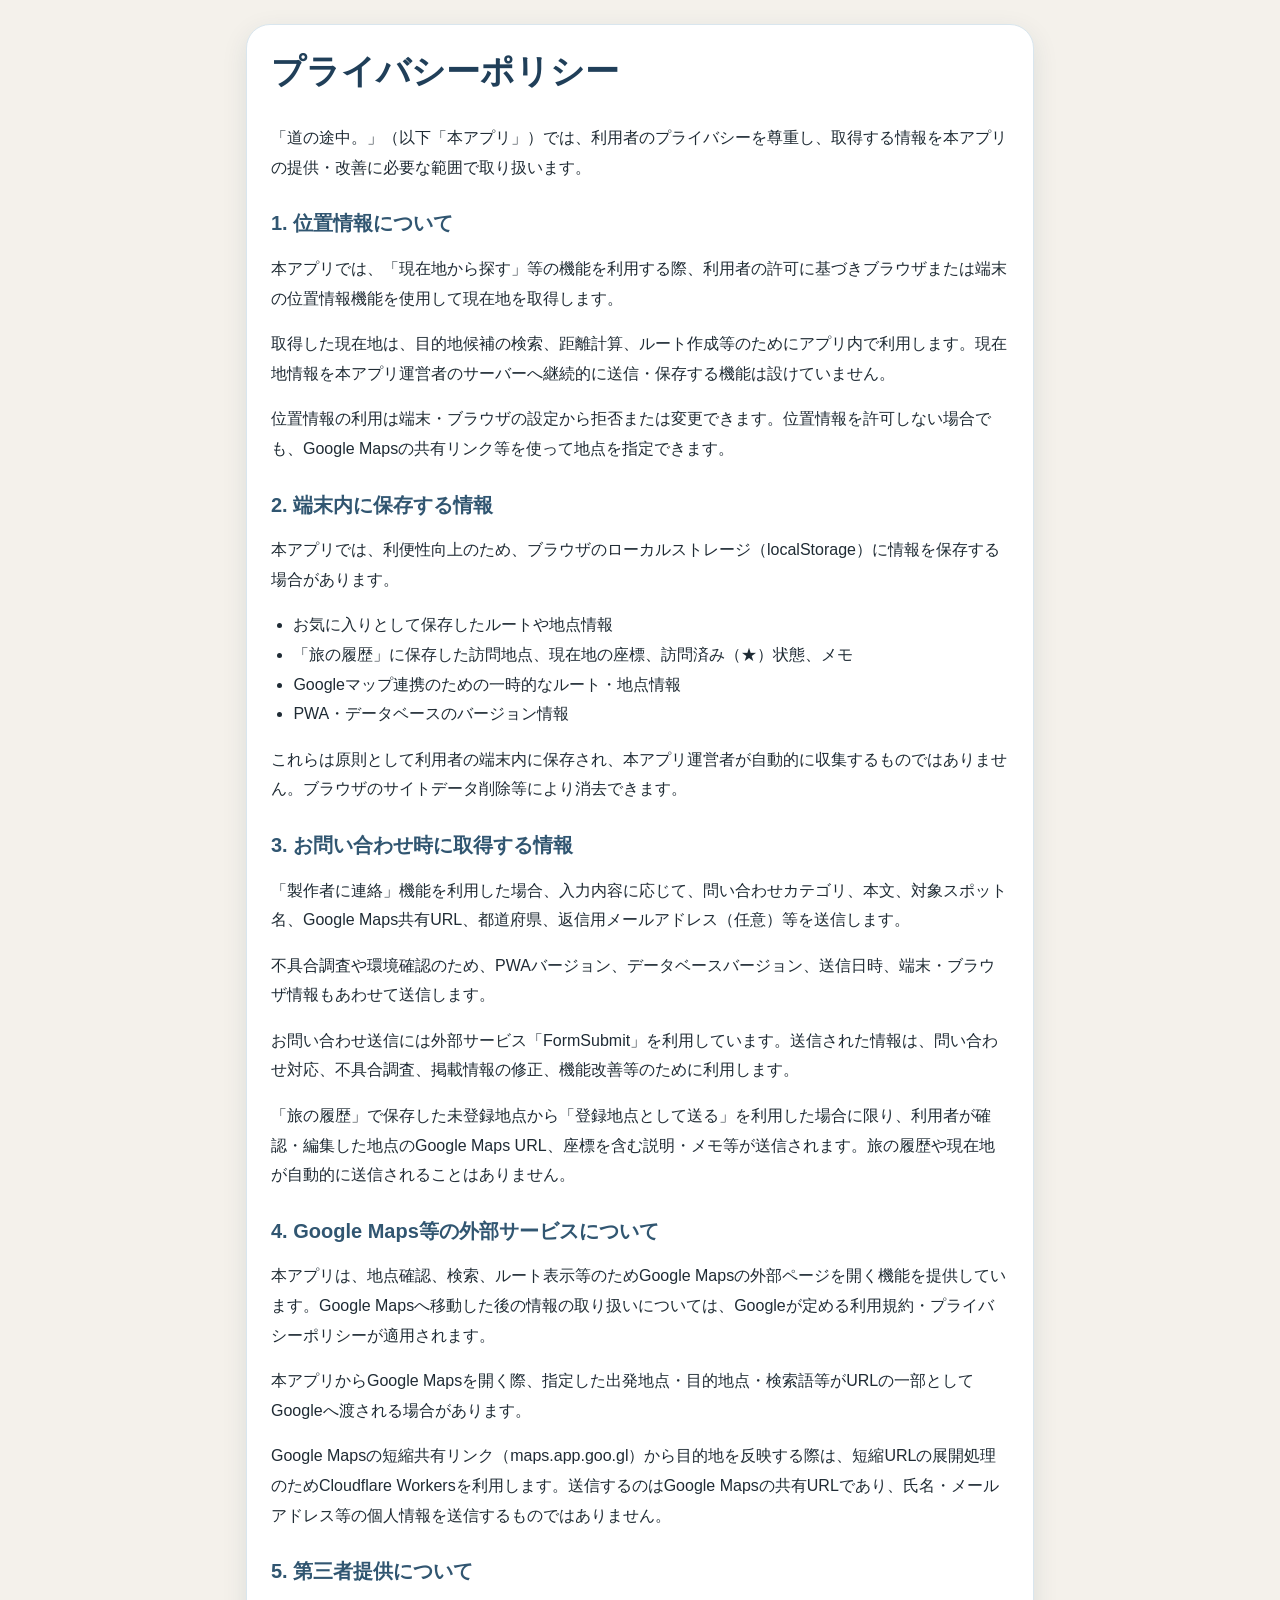
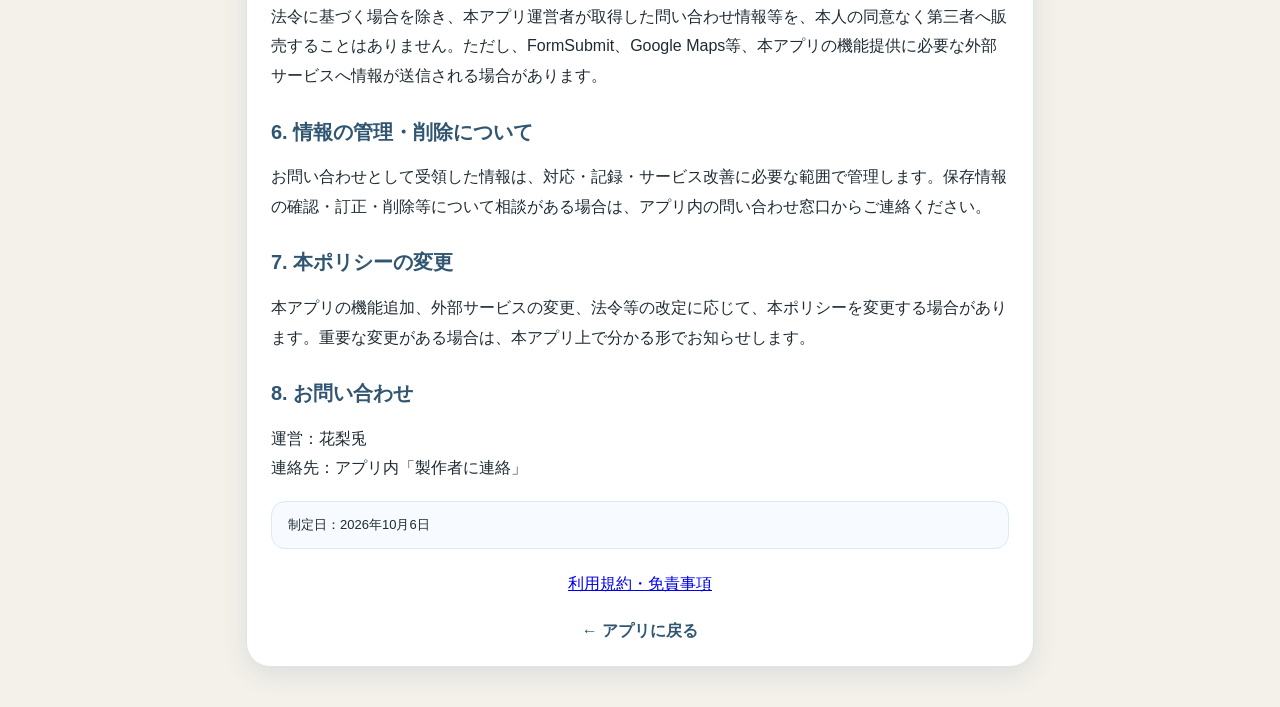
<file: privacy.html>
<!doctype html>
<html lang="ja">
<head>
<meta charset="utf-8">
<meta name="viewport" content="width=device-width,initial-scale=1,viewport-fit=cover">
<title>プライバシーポリシー｜道の途中。</title>
<meta name="theme-color" content="#f7fbff">
<link rel="stylesheet" href="style.css?v=1.5.9">
<style>
.privacy-page{max-width:820px;margin:0 auto;padding:24px 16px 40px}
.privacy-card{background:#fff;border:1px solid #d9e6ee;border-radius:24px;padding:24px;box-shadow:0 8px 26px #173a4f1a}
.privacy-card h1{margin-top:0;color:#203f59;font-size:clamp(24px,5vw,34px)}
.privacy-card h2{margin-top:28px;color:#315671;font-size:20px}
.privacy-card p,.privacy-card li{line-height:1.85}
.privacy-card ul{padding-left:1.4em}
.privacy-note{margin-top:18px;padding:14px 16px;border-radius:14px;background:#f7fbff;border:1px solid #dbeaf3;font-size:13px}
.privacy-back{display:block;text-align:center;margin-top:22px;color:#315671;text-decoration:none;font-weight:700}
</style>
</head>
<body>
<main class="privacy-page">
<section class="privacy-card">
<h1>プライバシーポリシー</h1>
<p>「道の途中。」（以下「本アプリ」）では、利用者のプライバシーを尊重し、取得する情報を本アプリの提供・改善に必要な範囲で取り扱います。</p>

<h2>1. 位置情報について</h2>
<p>本アプリでは、「現在地から探す」等の機能を利用する際、利用者の許可に基づきブラウザまたは端末の位置情報機能を使用して現在地を取得します。</p>
<p>取得した現在地は、目的地候補の検索、距離計算、ルート作成等のためにアプリ内で利用します。現在地情報を本アプリ運営者のサーバーへ継続的に送信・保存する機能は設けていません。</p>
<p>位置情報の利用は端末・ブラウザの設定から拒否または変更できます。位置情報を許可しない場合でも、Google Mapsの共有リンク等を使って地点を指定できます。</p>

<h2>2. 端末内に保存する情報</h2>
<p>本アプリでは、利便性向上のため、ブラウザのローカルストレージ（localStorage）に情報を保存する場合があります。</p>
<ul>
<li>お気に入りとして保存したルートや地点情報</li>
<li>「旅の履歴」に保存した訪問地点、現在地の座標、訪問済み（★）状態、メモ</li>
<li>Googleマップ連携のための一時的なルート・地点情報</li>
<li>PWA・データベースのバージョン情報</li>
</ul>
<p>これらは原則として利用者の端末内に保存され、本アプリ運営者が自動的に収集するものではありません。ブラウザのサイトデータ削除等により消去できます。</p>

<h2>3. お問い合わせ時に取得する情報</h2>
<p>「製作者に連絡」機能を利用した場合、入力内容に応じて、問い合わせカテゴリ、本文、対象スポット名、Google Maps共有URL、都道府県、返信用メールアドレス（任意）等を送信します。</p>
<p>不具合調査や環境確認のため、PWAバージョン、データベースバージョン、送信日時、端末・ブラウザ情報もあわせて送信します。</p>
<p>お問い合わせ送信には外部サービス「FormSubmit」を利用しています。送信された情報は、問い合わせ対応、不具合調査、掲載情報の修正、機能改善等のために利用します。</p>
<p>「旅の履歴」で保存した未登録地点から「登録地点として送る」を利用した場合に限り、利用者が確認・編集した地点のGoogle Maps URL、座標を含む説明・メモ等が送信されます。旅の履歴や現在地が自動的に送信されることはありません。</p>

<h2>4. Google Maps等の外部サービスについて</h2>
<p>本アプリは、地点確認、検索、ルート表示等のためGoogle Mapsの外部ページを開く機能を提供しています。Google Mapsへ移動した後の情報の取り扱いについては、Googleが定める利用規約・プライバシーポリシーが適用されます。</p>
<p>本アプリからGoogle Mapsを開く際、指定した出発地点・目的地点・検索語等がURLの一部としてGoogleへ渡される場合があります。</p><p>Google Mapsの短縮共有リンク（maps.app.goo.gl）から目的地を反映する際は、短縮URLの展開処理のためCloudflare Workersを利用します。送信するのはGoogle Mapsの共有URLであり、氏名・メールアドレス等の個人情報を送信するものではありません。</p>

<h2>5. 第三者提供について</h2>
<p>法令に基づく場合を除き、本アプリ運営者が取得した問い合わせ情報等を、本人の同意なく第三者へ販売することはありません。ただし、FormSubmit、Google Maps等、本アプリの機能提供に必要な外部サービスへ情報が送信される場合があります。</p>

<h2>6. 情報の管理・削除について</h2>
<p>お問い合わせとして受領した情報は、対応・記録・サービス改善に必要な範囲で管理します。保存情報の確認・訂正・削除等について相談がある場合は、アプリ内の問い合わせ窓口からご連絡ください。</p>

<h2>7. 本ポリシーの変更</h2>
<p>本アプリの機能追加、外部サービスの変更、法令等の改定に応じて、本ポリシーを変更する場合があります。重要な変更がある場合は、本アプリ上で分かる形でお知らせします。</p>

<h2>8. お問い合わせ</h2>
<p>運営：花梨兎<br>連絡先：アプリ内「製作者に連絡」</p>

<div class="privacy-note">制定日：2026年10月6日</div>
<p style="text-align:center;margin-top:20px"><a href="terms.html">利用規約・免責事項</a></p><a class="privacy-back" href="./">← アプリに戻る</a>
</section>
</main>
</body>
</html>
</file>
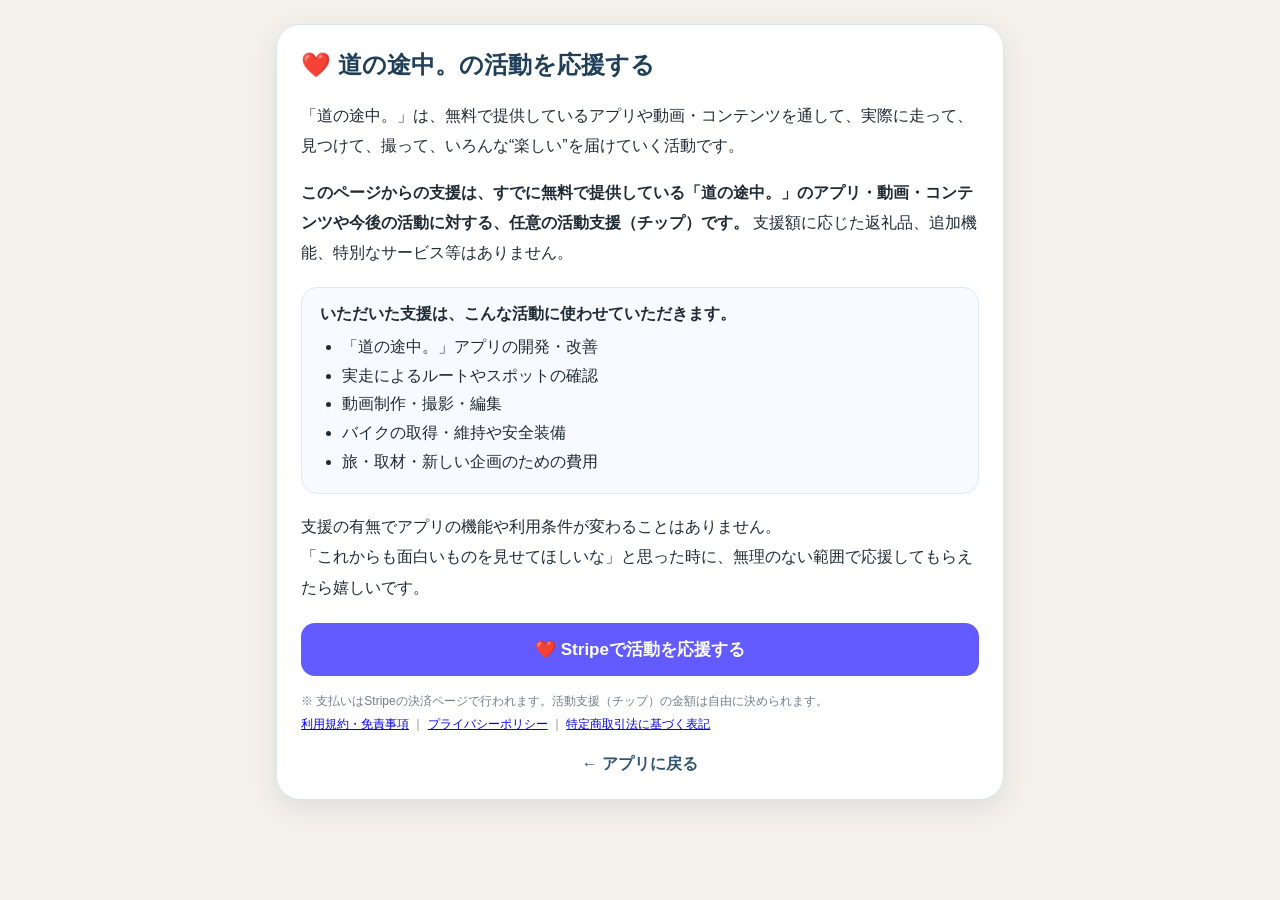
<file: support.html>
<!doctype html>
<html lang="ja">
<head>
<meta charset="utf-8">
<meta name="viewport" content="width=device-width,initial-scale=1,viewport-fit=cover">
<title>活動を応援する｜道の途中。</title>
<meta name="theme-color" content="#f7fbff">
<link rel="stylesheet" href="style.css?v=1.3.2">
<style>
.support-page{max-width:760px;margin:0 auto;padding:24px 16px 40px}
.support-card{background:#fff;border:1px solid #d9e6ee;border-radius:24px;padding:24px;box-shadow:0 8px 26px #173a4f1a}
.support-card h1{margin-top:0;color:#203f59}
.support-card p{line-height:1.9}
.support-use{background:#f7fbff;border:1px solid #dbeaf3;border-radius:16px;padding:16px 18px;margin:18px 0}
.support-use ul{margin:8px 0 0;padding-left:1.4em;line-height:1.8}
.support-pay{display:block;text-align:center;text-decoration:none;margin-top:20px;padding:15px 18px;border-radius:14px;background:#635bff;color:#fff;font-weight:800;font-size:17px}
.support-back{display:block;text-align:center;margin-top:18px;color:#315671;text-decoration:none;font-weight:700}
.support-note{font-size:12px;color:#6f7f8a;margin-top:14px}
</style>
</head>
<body>
<main class="support-page">
  <section class="support-card">
    <h1>❤️ 道の途中。の活動を応援する</h1>
    <p>「道の途中。」は、無料で提供しているアプリや動画・コンテンツを通して、実際に走って、見つけて、撮って、いろんな“楽しい”を届けていく活動です。</p>
    <p><b>このページからの支援は、すでに無料で提供している「道の途中。」のアプリ・動画・コンテンツや今後の活動に対する、任意の活動支援（チップ）です。</b> 支援額に応じた返礼品、追加機能、特別なサービス等はありません。</p>
    <div class="support-use">
      <b>いただいた支援は、こんな活動に使わせていただきます。</b>
      <ul>
        <li>「道の途中。」アプリの開発・改善</li>
        <li>実走によるルートやスポットの確認</li>
        <li>動画制作・撮影・編集</li>
        <li>バイクの取得・維持や安全装備</li>
        <li>旅・取材・新しい企画のための費用</li>
      </ul>
    </div>
    <p>支援の有無でアプリの機能や利用条件が変わることはありません。<br>「これからも面白いものを見せてほしいな」と思った時に、無理のない範囲で応援してもらえたら嬉しいです。</p>
    <a class="support-pay" href="https://buy.stripe.com/8x2cN71uo0RA5qfgDkgfu00" target="_blank" rel="noopener noreferrer">❤️ Stripeで活動を応援する</a>
    <p class="support-note">※ 支払いはStripeの決済ページで行われます。活動支援（チップ）の金額は自由に決められます。<br><a href="terms.html">利用規約・免責事項</a> ｜ <a href="privacy.html">プライバシーポリシー</a> ｜ <a href="legal.html">特定商取引法に基づく表記</a></p>
    <a class="support-back" href="./">← アプリに戻る</a>
  </section>
</main>
</body>
</html>
</file>
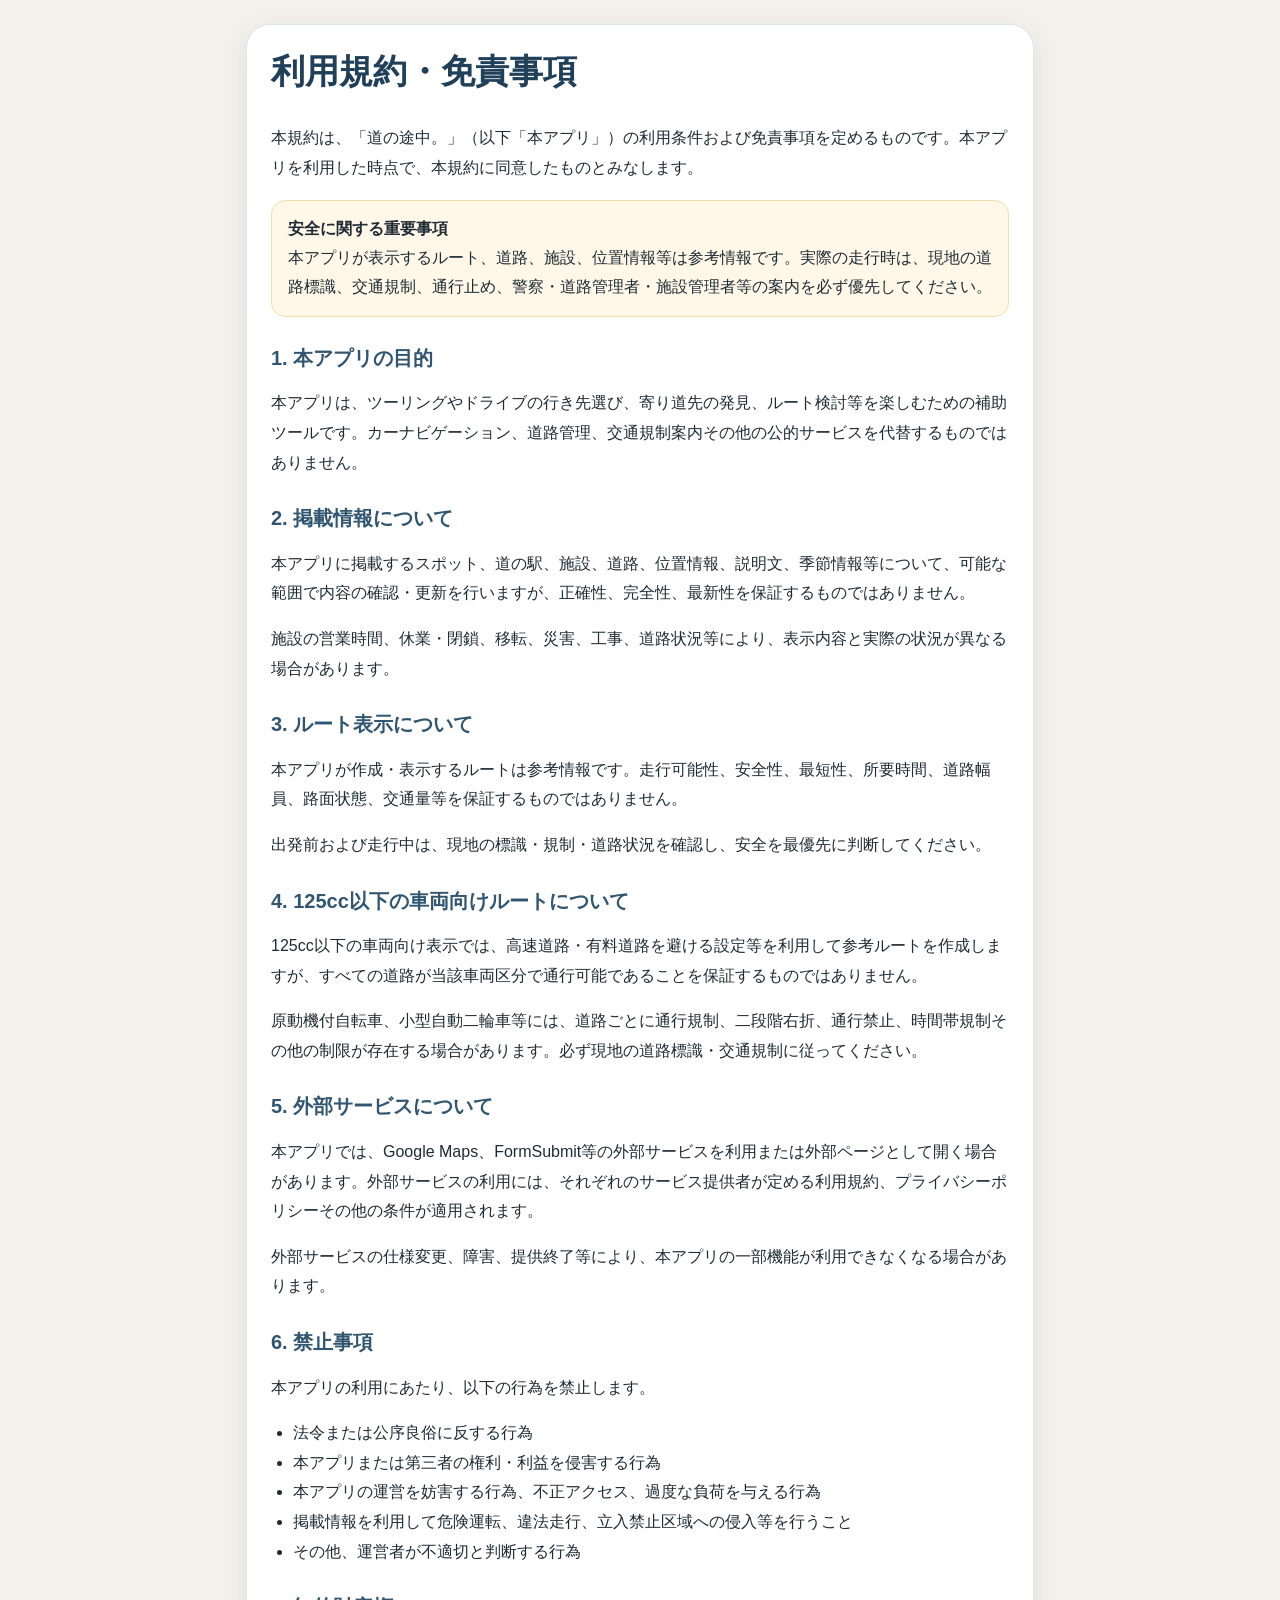
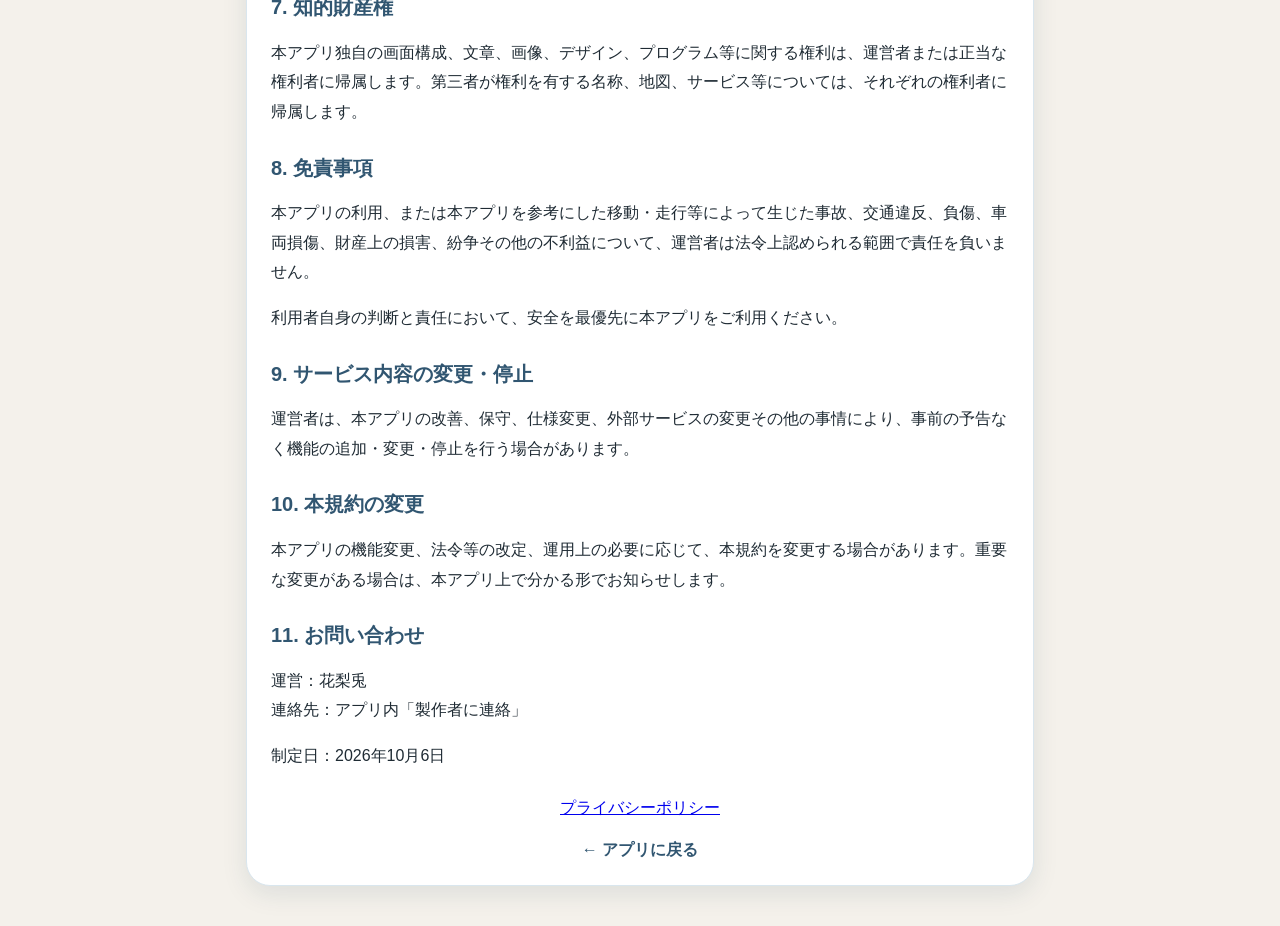
<file: terms.html>
<!doctype html>
<html lang="ja">
<head>
<meta charset="utf-8">
<meta name="viewport" content="width=device-width,initial-scale=1,viewport-fit=cover">
<title>利用規約・免責事項｜道の途中。</title>
<meta name="theme-color" content="#f7fbff">
<link rel="stylesheet" href="style.css?v=1.3.3">
<style>
.terms-page{max-width:820px;margin:0 auto;padding:24px 16px 40px}
.terms-card{background:#fff;border:1px solid #d9e6ee;border-radius:24px;padding:24px;box-shadow:0 8px 26px #173a4f1a}
.terms-card h1{margin-top:0;color:#203f59;font-size:clamp(24px,5vw,34px)}
.terms-card h2{margin-top:28px;color:#315671;font-size:20px}
.terms-card p,.terms-card li{line-height:1.85}
.terms-card ul{padding-left:1.4em}
.terms-alert{margin:18px 0;padding:14px 16px;border-radius:14px;background:#fff8e8;border:1px solid #f1dfad;line-height:1.8}
.terms-links{text-align:center;margin-top:22px;line-height:2}
.terms-back{display:block;text-align:center;margin-top:16px;color:#315671;text-decoration:none;font-weight:700}
</style>
</head>
<body>
<main class="terms-page">
<section class="terms-card">
<h1>利用規約・免責事項</h1>
<p>本規約は、「道の途中。」（以下「本アプリ」）の利用条件および免責事項を定めるものです。本アプリを利用した時点で、本規約に同意したものとみなします。</p>

<div class="terms-alert"><b>安全に関する重要事項</b><br>
本アプリが表示するルート、道路、施設、位置情報等は参考情報です。実際の走行時は、現地の道路標識、交通規制、通行止め、警察・道路管理者・施設管理者等の案内を必ず優先してください。</div>

<h2>1. 本アプリの目的</h2>
<p>本アプリは、ツーリングやドライブの行き先選び、寄り道先の発見、ルート検討等を楽しむための補助ツールです。カーナビゲーション、道路管理、交通規制案内その他の公的サービスを代替するものではありません。</p>

<h2>2. 掲載情報について</h2>
<p>本アプリに掲載するスポット、道の駅、施設、道路、位置情報、説明文、季節情報等について、可能な範囲で内容の確認・更新を行いますが、正確性、完全性、最新性を保証するものではありません。</p>
<p>施設の営業時間、休業・閉鎖、移転、災害、工事、道路状況等により、表示内容と実際の状況が異なる場合があります。</p>

<h2>3. ルート表示について</h2>
<p>本アプリが作成・表示するルートは参考情報です。走行可能性、安全性、最短性、所要時間、道路幅員、路面状態、交通量等を保証するものではありません。</p>
<p>出発前および走行中は、現地の標識・規制・道路状況を確認し、安全を最優先に判断してください。</p>

<h2>4. 125cc以下の車両向けルートについて</h2>
<p>125cc以下の車両向け表示では、高速道路・有料道路を避ける設定等を利用して参考ルートを作成しますが、すべての道路が当該車両区分で通行可能であることを保証するものではありません。</p>
<p>原動機付自転車、小型自動二輪車等には、道路ごとに通行規制、二段階右折、通行禁止、時間帯規制その他の制限が存在する場合があります。必ず現地の道路標識・交通規制に従ってください。</p>

<h2>5. 外部サービスについて</h2>
<p>本アプリでは、Google Maps、FormSubmit等の外部サービスを利用または外部ページとして開く場合があります。外部サービスの利用には、それぞれのサービス提供者が定める利用規約、プライバシーポリシーその他の条件が適用されます。</p>
<p>外部サービスの仕様変更、障害、提供終了等により、本アプリの一部機能が利用できなくなる場合があります。</p>

<h2>6. 禁止事項</h2>
<p>本アプリの利用にあたり、以下の行為を禁止します。</p>
<ul>
<li>法令または公序良俗に反する行為</li>
<li>本アプリまたは第三者の権利・利益を侵害する行為</li>
<li>本アプリの運営を妨害する行為、不正アクセス、過度な負荷を与える行為</li>
<li>掲載情報を利用して危険運転、違法走行、立入禁止区域への侵入等を行うこと</li>
<li>その他、運営者が不適切と判断する行為</li>
</ul>

<h2>7. 知的財産権</h2>
<p>本アプリ独自の画面構成、文章、画像、デザイン、プログラム等に関する権利は、運営者または正当な権利者に帰属します。第三者が権利を有する名称、地図、サービス等については、それぞれの権利者に帰属します。</p>

<h2>8. 免責事項</h2>
<p>本アプリの利用、または本アプリを参考にした移動・走行等によって生じた事故、交通違反、負傷、車両損傷、財産上の損害、紛争その他の不利益について、運営者は法令上認められる範囲で責任を負いません。</p>
<p>利用者自身の判断と責任において、安全を最優先に本アプリをご利用ください。</p>

<h2>9. サービス内容の変更・停止</h2>
<p>運営者は、本アプリの改善、保守、仕様変更、外部サービスの変更その他の事情により、事前の予告なく機能の追加・変更・停止を行う場合があります。</p>

<h2>10. 本規約の変更</h2>
<p>本アプリの機能変更、法令等の改定、運用上の必要に応じて、本規約を変更する場合があります。重要な変更がある場合は、本アプリ上で分かる形でお知らせします。</p>

<h2>11. お問い合わせ</h2>
<p>運営：花梨兎<br>連絡先：アプリ内「製作者に連絡」</p>

<p>制定日：2026年10月6日</p>

<div class="terms-links">
<a href="privacy.html">プライバシーポリシー</a>
</div>
<a class="terms-back" href="./">← アプリに戻る</a>
</section>
</main>
</body>
</html>
</file>
<file: style.css>
:root{--bg:#edf6fb;--navy:#15324c;--text:#1f2b34;--muted:#6f7b84;--blue:#2276e8;--coral:#f28863;--mint:#bfe9d3;--green:#1ba447;--orange:#ff7911;--road:#2377e9;--card:#fff;--line:#dce7ee}
*{box-sizing:border-box}
html,body{width:100%;max-width:100%;overflow-x:hidden}
body{margin:0;background:#f4f1eb;color:var(--text);font-family:"Yu Gothic UI","Meiryo",sans-serif}.topbar{background:#1f332d;color:#fff;padding:20px 28px;display:flex;align-items:center;justify-content:space-between;gap:20px}.brand{min-width:0}.brand h1{margin:0;font-size:28px;line-height:1.25;white-space:normal;overflow-wrap:anywhere}.brand h1 span{font-size:13px;background:#efb34f;color:#1f332d;border-radius:18px;padding:4px 9px}.brand p{margin:5px 0 0;color:#dce7e3;line-height:1.5;white-space:normal;overflow-wrap:anywhere}.shell{display:grid;grid-template-columns:240px minmax(0,1fr);width:min(100%,1440px);max-width:1440px;margin:auto;min-height:calc(100vh - 124px)}.side{padding:22px 14px;border-right:1px solid #d6d2ca;position:sticky;top:0;height:calc(100vh - 105px);overflow:auto}.side button{display:block;width:100%;border:0;background:transparent;text-align:left;padding:13px 12px;border-radius:10px;margin-bottom:5px;font-size:15px;cursor:pointer}.side button.active,.side button:hover{background:#dfe9e5;color:#123b30;font-weight:700}main{padding:30px 34px;min-width:0}.view{display:none}.view.active{display:block}.hero{display:block;width:min(100%,1000px);height:auto;object-fit:contain;border-radius:18px;border:5px solid #fff;box-shadow:0 2px 12px #0001}.view h2{color:var(--navy);font-size:28px;margin:16px 0 8px}.lead{color:var(--muted);margin-top:4px}.menu-grid{display:grid;grid-template-columns:repeat(2,minmax(280px,1fr));gap:14px;max-width:1000px;margin-top:24px}.mode{border:0;border-radius:16px;padding:20px;text-align:left;cursor:pointer;box-shadow:0 3px 12px #0001}.mode b{display:block;font-size:21px;line-height:1.35;margin-bottom:8px;white-space:normal;overflow-wrap:anywhere}.mode small{display:block;line-height:1.6;font-size:13px;white-space:normal;overflow-wrap:anywhere}.coral{background:#f28a69;color:#fff}.blue{background:#2676d8;color:#fff}.mint{background:#cfeedd;color:#173c31}.secondary-grid{display:grid;grid-template-columns:repeat(2,minmax(280px,1fr));gap:14px;max-width:1000px;margin-top:18px}.secondary-grid button,.about-card{background:#243c58;color:#fff;border:0;border-radius:14px;padding:17px;text-align:left}.secondary-grid b,.secondary-grid small{display:block;white-space:normal;overflow-wrap:anywhere}.secondary-grid small{margin-top:5px;color:#dae4ef}.about-card{margin-top:18px;max-width:1000px;display:flex;justify-content:space-between;align-items:center;background:#fff;color:var(--muted);box-shadow:0 2px 10px #0001}.about-card button{border:1px solid #cbd9e2;background:#fff;border-radius:10px;padding:10px 14px;cursor:pointer}.viewhead{display:flex;align-items:center;gap:14px}.viewhead h2{margin:0 0 14px}.back{border:1px solid #c8d6df;background:#fff;border-radius:10px;padding:10px 14px;cursor:pointer}.panel{background:#fff;border-radius:16px;padding:18px;box-shadow:0 2px 10px #0001;margin-bottom:16px}.form-grid{display:grid;grid-template-columns:repeat(3,minmax(180px,1fr));gap:14px;align-items:end}label{font-size:13px;font-weight:700}input,select{width:100%;margin-top:5px;padding:10px;border:1px solid #c7d1d8;border-radius:8px;background:#fff;font:inherit}.full{grid-column:1/-1}.note{font-size:12px;color:var(--muted);line-height:1.6}.checkline{display:flex;align-items:center;gap:8px}.checkline input{width:auto;margin:0}.primary,.mapbtn,.soft,.danger{border:0;border-radius:9px;padding:11px 15px;font-weight:700;cursor:pointer}.primary{background:#326651;color:#fff}.mapbtn{background:#386ec8;color:#fff}.soft{background:#eef4f7;color:#24445a}.danger{background:#fff1f0;color:#a84036;border:1px solid #e9b7b0}.result{background:#fff;border-radius:16px;padding:20px;box-shadow:0 2px 10px #0001;min-height:90px}.empty{color:var(--muted)}.start-panel h3{margin-top:0}.start-actions{display:grid;grid-template-columns:repeat(3,1fr);gap:8px}.coord-row{display:grid;grid-template-columns:1fr 1fr auto;gap:8px;margin-top:10px}.origin-status{font-size:13px;color:var(--muted);margin-top:10px}.spot-grid{display:grid;grid-template-columns:repeat(2,minmax(300px,1fr));gap:12px}.spot-card,.fav-card{background:#fff;border-radius:15px;padding:15px;box-shadow:0 2px 9px #0001}.spot-main{display:flex;gap:12px;align-items:flex-start}.spot-info{flex:1;min-width:0}.spot-info h3{margin:0 0 5px;font-size:18px}.meta{color:var(--muted);font-size:12px;line-height:1.6}.icon-badge{width:48px;height:48px;border-radius:50%;display:grid;place-items:center;flex:0 0 48px;box-shadow:inset 0 0 0 2px #ffffff88}.icon-badge img{width:32px;height:32px;object-fit:contain}.group-road{background:var(--road)}.group-A{background:var(--orange)}.group-B{background:var(--green)}.actions{display:flex;flex-wrap:wrap;gap:8px;margin-top:12px}.spot-select{margin-top:4px;width:18px;height:18px}.toolbar{display:flex;justify-content:space-between;align-items:center;margin:0 0 14px;color:var(--muted)}.fav-card{margin-bottom:12px}.fav-top{display:flex;justify-content:space-between;gap:12px}.pill{display:inline-block;border-radius:999px;padding:5px 9px;background:#eaf3fb;color:#245f94;font-size:12px;font-weight:700}.route-summary{margin:8px 0;font-size:13px;color:#405260}.modal{position:fixed;inset:0;background:#10202b99;display:grid;place-items:center;padding:20px;z-index:50}.modal.hidden{display:none}.modal-card{position:relative;background:#eef7fc;border-radius:20px;padding:22px;max-width:720px;width:min(94vw,720px);max-height:88vh;overflow:auto;box-shadow:0 20px 60px #0005}.modal-close{position:absolute;right:12px;top:10px;border:0;background:transparent;font-size:26px;cursor:pointer}.station-list{display:grid;gap:8px;margin-top:12px}.station-btn{display:flex;justify-content:space-between;align-items:center;border:0;background:#fff;border-radius:12px;padding:13px 15px;text-align:left;cursor:pointer}.station-btn small{display:block;color:var(--muted);margin-top:3px}footer{text-align:center;color:#7c858b;padding:18px;font-size:12px}.mission{background:#fff7df;border:1px solid #f0cf8a;border-radius:12px;padding:12px;margin:12px 0}.goal{background:#213f65;color:#fff;border-radius:14px;padding:15px;margin-bottom:12px}.goal b{font-size:20px}.route-line{padding:10px 0;border-bottom:1px solid #e8eef2}.route-line:last-child{border-bottom:0}
@media(max-width:980px){.shell{grid-template-columns:1fr}.side{position:static;height:auto;border-right:0;display:flex;overflow:auto;padding:8px}.side button{min-width:170px}.menu-grid,.secondary-grid,.spot-grid{grid-template-columns:1fr}.form-grid{grid-template-columns:1fr 1fr}main{padding:22px}.start-actions{grid-template-columns:1fr}.coord-row{grid-template-columns:1fr 1fr}.coord-row button{grid-column:1/-1}}
@media(max-width:620px){.topbar{align-items:flex-start;flex-direction:column;padding:16px}.form-grid,.coord-row{grid-template-columns:1fr}.menu-grid{grid-template-columns:1fr}.hero{width:100%;height:auto}.about-card{flex-direction:column;gap:10px;align-items:flex-start}}
.start-simple{display:grid;gap:8px;margin-top:10px;max-width:720px}.map-pick-row{display:grid;grid-template-columns:minmax(0,1fr) 48px;gap:8px}.info-btn{border:1px solid #c8d6df;border-radius:9px;background:#fff;color:#24445a;font-size:18px;font-weight:700;cursor:pointer}.reflect-btn{width:100%}.start-simple .soft{width:100%}

.version-tag{font-size:12px;font-weight:600;color:#dce7e3;margin-left:8px;vertical-align:middle;white-space:nowrap}

/* Ver2.8.4 PC compact home UI */
#home{max-width:1120px;margin:0 auto;}
.home-stage{min-height:900px;padding:22px 28px 34px;border-radius:24px;background-image:linear-gradient(to bottom,rgba(255,255,255,.04),rgba(255,255,255,.02)),url("assets/home/home_background.png");background-size:cover;background-position:center top;background-repeat:no-repeat;box-shadow:0 8px 28px #173a4f22;display:flex;flex-direction:column;align-items:center;overflow:hidden;}
.home-title{display:flex;align-items:baseline;justify-content:center;margin-top:2px;font-weight:900;line-height:1;text-shadow:0 3px 0 #fff,0 0 8px #fff;font-size:clamp(44px,6vw,82px);letter-spacing:-.05em;}
.home-title-trip{color:#ff9518}.home-title-no{color:#2eae55;font-size:.72em;margin:0 .02em}.home-title-way{color:#1686da}.home-pin{color:#ff5a45;font-size:.32em;margin-left:.16em;text-shadow:0 2px 0 #fff;}
.home-tagline{margin-top:8px;padding:7px 28px;border-radius:999px;background:#ffffffdd;color:#4a321f;font-size:clamp(15px,1.6vw,20px);font-weight:800;box-shadow:0 3px 12px #0002;}
.home-version{margin-top:8px;color:#6f604f;font-size:12px;font-weight:800;background:#ffffffaa;border-radius:999px;padding:3px 10px;}
.home-spacer{height:clamp(34px,4vw,54px);}
.home-image-grid{width:min(100%,520px);display:grid;grid-template-columns:repeat(2,minmax(0,1fr));gap:8px 10px;margin:0 auto;align-items:start;}
.home-img-button{min-width:0;border:0;padding:0;background:transparent;cursor:pointer;border-radius:14px;line-height:0;transition:transform .12s ease,filter .12s ease;}
.home-img-button img{display:block;width:100%;height:auto;object-fit:contain;filter:drop-shadow(0 3px 4px #13374f2e);}
.home-img-button-wide{grid-column:1/-1;width:100%;}
.home-img-button-wide img{width:100%;}
.home-about-row{margin-top:10px;display:flex;justify-content:center;}
.home-about-row button{border:1px solid #a8cbdc;background:#ffffffdd;color:#315671;border-radius:999px;padding:8px 16px;font-weight:700;cursor:pointer;box-shadow:0 2px 8px #0001;}
@media (hover:hover) and (pointer:fine){.home-img-button:hover{transform:translateY(-2px) scale(1.018);filter:brightness(1.035)}.home-img-button:active{transform:translateY(1px) scale(.992)}}
.home-img-button:focus-visible,.home-about-row button:focus-visible{outline:4px solid #196fd0;outline-offset:3px;}
@media(max-width:760px){#home{max-width:none}.home-stage{min-height:760px;padding:18px 12px 28px;border-radius:16px}.home-spacer{height:26px}.home-image-grid{width:min(100%,500px);gap:7px 8px}.home-img-button{border-radius:12px}.home-tagline{padding:6px 18px}.home-title{font-size:clamp(38px,11vw,58px)}}
@media(max-width:470px){.home-image-grid{grid-template-columns:1fr;width:min(100%,300px)}.home-img-button-wide{grid-column:auto}.home-stage{background-position:center top}.home-spacer{height:20px}}

/* Ver2.8.17 Android UI / control parity */
main{padding-top:24px}
.screen-card{width:min(100%,760px);margin:0 auto 28px;background:#fff;border:1px solid var(--line);border-radius:24px;box-shadow:0 8px 26px #173a4f1a;overflow:hidden}
.screen-title-card{height:58px;margin:12px 12px 8px;border-radius:18px;display:flex;align-items:center;padding:0 4px 0 12px;border:1px solid #dbe6ec}
.screen-title-card h2{margin:0;flex:1;font-size:22px;color:var(--navy)}
.screen-close{width:48px;height:48px;border:0;background:transparent;border-radius:50%;font-size:25px;font-weight:700;cursor:pointer;color:#526a79}
.screen-body{padding:4px 16px 20px}
.menu-sug .screen-title-card{background:#e8f6ec;border-color:#bfdcc7}.menu-dest .screen-title-card{background:#fdebec;border-color:#f1c7cb}.menu-relay .screen-title-card{background:#e9f4ff;border-color:#c7e0f7}.menu-season .screen-title-card{background:#fff7dc;border-color:#f1da97}.menu-nearby .screen-title-card{background:#f3ecff;border-color:#dccaf7}.menu-interest .screen-title-card{background:#e8f9f2;border-color:#bee7d6}.menu-favorites .screen-title-card{background:#edf6ff;border-color:#c9ddf2}
.screen-body .start-panel{box-shadow:none;border:0;padding:0 0 12px;margin-bottom:4px}.screen-body .start-panel h3,.choice-section h3{font-size:16px;margin:8px 0 8px;color:var(--text)}
.choice-section{margin:10px 0 16px}.logic-control{position:absolute!important;width:1px!important;height:1px!important;opacity:0!important;pointer-events:none!important;overflow:hidden!important}
.choice-grid{display:grid;grid-template-columns:repeat(2,minmax(0,1fr));gap:8px}.choice-grid button,.direction-grid button,.toggle-choice button{min-height:48px;border:1px solid #cfdde6;background:#fff;border-radius:12px;padding:8px 10px;font:inherit;font-weight:700;color:#344b5b;cursor:pointer}.choice-grid button.active,.direction-grid button.active,.toggle-choice button.active{background:#e8f2ff;border-color:#377bd8;color:#1f5fae;box-shadow:inset 0 0 0 1px #377bd8}.season-grid button:first-child{grid-column:1/-1}
.direction-grid{display:grid;grid-template-columns:repeat(2,minmax(0,1fr));gap:8px}.toggle-choice{display:grid;grid-template-columns:1fr 1fr;gap:8px}.free-number{display:grid;grid-template-columns:minmax(0,1fr) 44px;align-items:center;gap:8px;margin-top:9px}.free-number input{margin:0;height:46px}.free-number span{text-align:left;font-weight:700;color:#536978}.action-main{width:100%;min-height:58px;margin:8px 0 14px;font-size:17px;border-radius:12px}.route-buttons{display:grid;grid-template-columns:1fr 1fr;gap:8px;width:100%}.route-buttons .map-check,.route-buttons .gourmet-search{grid-column:1/-1}.route-buttons .bike125{background:#4d8f70}.route-buttons .bike250{background:#4a6eb2}.mapbtn{text-decoration:none;text-align:center;display:inline-flex;align-items:center;justify-content:center}.actions>.route-buttons{flex:1 1 100%}.spot-grid{grid-template-columns:1fr}.spot-card{border:1px solid #e2ebf0}.screen-body>.result{box-shadow:none;border:1px solid #e2ebf0}.screen-body .panel{box-shadow:none;border:1px solid #e2ebf0}
@media(min-width:1120px){.screen-card{width:min(100%,800px)}}
@media(max-width:760px){.screen-card{border-radius:18px}.screen-body{padding:4px 12px 16px}.screen-title-card{margin:10px}.route-buttons{grid-template-columns:1fr}.route-buttons .map-check,.route-buttons .gourmet-search{grid-column:auto}.choice-grid,.direction-grid{grid-template-columns:1fr 1fr}}

/* Ver2.8.18 PC visual polish */
#sug,#dest,#relay,#season,#nearby,#interest,#favorites{padding:6px 0 40px}
.screen-card{
  --accent:#377bd8;--accent-soft:#eaf3ff;--accent-border:#c9dff8;
  width:min(100%,920px);border:1px solid #dbe7ee;border-radius:30px;
  background:rgba(255,255,255,.97);box-shadow:0 18px 48px #173a4f20,0 2px 8px #173a4f14;
  overflow:hidden;position:relative
}
.screen-card:before{content:"";position:absolute;inset:0 0 auto;height:110px;background:linear-gradient(180deg,var(--accent-soft),rgba(255,255,255,0));opacity:.62;pointer-events:none}
.menu-sug{--accent:#2d9b69;--accent-soft:#e9f8f0;--accent-border:#bae2cf}
.menu-dest{--accent:#dc6e83;--accent-soft:#fff0f3;--accent-border:#f1c7d0}
.menu-relay{--accent:#438ed2;--accent-soft:#eaf5ff;--accent-border:#c4ddf2}
.menu-season{--accent:#d69d20;--accent-soft:#fff7dd;--accent-border:#efd99a}
.menu-nearby{--accent:#8b69bd;--accent-soft:#f4efff;--accent-border:#dacbf1}
.menu-interest{--accent:#3a9b76;--accent-soft:#eaf9f3;--accent-border:#c2e7d9}
.menu-favorites{--accent:#477da9;--accent-soft:#eef6ff;--accent-border:#cadff2}
.screen-title-card{
  height:66px;margin:16px 16px 12px;border-radius:22px;padding:0 8px 0 18px;
  background:var(--accent-soft)!important;border-color:var(--accent-border)!important;
  box-shadow:inset 0 1px 0 #fff,0 5px 16px #173a4f0d;position:relative;z-index:1
}
.screen-title-card h2{font-size:24px;letter-spacing:.01em}.screen-close{color:var(--accent);transition:.15s ease}.screen-close:hover{background:#ffffffb8;transform:rotate(4deg) scale(1.04)}
.screen-body{padding:6px 20px 28px;position:relative;z-index:1}
.screen-body .start-panel{
  border:1px solid #dde8ee!important;border-radius:20px!important;padding:16px!important;margin:8px 0 18px!important;
  background:linear-gradient(180deg,#ffffff,#fbfdff);box-shadow:0 8px 22px #173a4f0c!important
}
.screen-body .start-panel h3,.choice-section h3{font-size:17px;margin:0 0 10px;color:#19344b;letter-spacing:.01em}
.origin-status{margin:0 0 12px;padding:9px 12px;border-radius:11px;background:#f5f8fa;color:#687985;border:1px dashed #d9e3e8}
.start-simple{max-width:none;grid-template-columns:1fr 1fr;gap:10px}.start-simple>.soft,.map-pick-row{min-width:0}
.start-simple .soft,.info-btn{min-height:50px;border-radius:14px;font-size:14px;box-shadow:0 3px 8px #173a4f0c;transition:transform .12s ease,box-shadow .12s ease,filter .12s ease}
.start-current{background:#eaf8f2!important;border:1px solid #90d8bb!important;color:#16875f!important}
.start-station{background:#edf5ff!important;border:1px solid #9fc7f2!important;color:#2b73c4!important}
.start-map{background:#fff5e9!important;border:1px solid #f4bc79!important;color:#d86b12!important}
.start-reflect{background:#fff!important;border:1px solid #d4e0e7!important;color:#35576e!important}
.map-pick-row{grid-template-columns:minmax(0,1fr) 54px}.info-btn{border-color:#b8d1e5;color:#2d79b7;background:#f8fcff}
.start-simple .soft:hover,.info-btn:hover{transform:translateY(-1px);box-shadow:0 7px 15px #173a4f16;filter:brightness(1.015)}
.choice-section{
  margin:14px 0;padding:16px;border:1px solid #e0e9ef;border-radius:18px;background:linear-gradient(180deg,#fff,#fbfdff);
  box-shadow:0 5px 16px #173a4f0a
}
.choice-grid{gap:10px}.choice-grid button,.direction-grid button,.toggle-choice button{
  min-height:52px;border-radius:14px;border:1px solid #d5e0e7;background:#fff;color:#29465b;
  box-shadow:0 2px 7px #173a4f0b;transition:transform .12s ease,box-shadow .12s ease,border-color .12s ease,background .12s ease
}
.choice-grid button:hover,.direction-grid button:hover,.toggle-choice button:hover{transform:translateY(-1px);border-color:var(--accent-border);box-shadow:0 6px 13px #173a4f12}
.choice-grid button.active,.direction-grid button.active,.toggle-choice button.active{
  background:var(--accent-soft);border-color:var(--accent);color:var(--accent);box-shadow:inset 0 0 0 1px var(--accent),0 5px 13px #173a4f12
}
.free-number{grid-template-columns:minmax(0,1fr) 36px;margin-top:12px;padding:7px 10px;border-radius:14px;background:#f7fafc;border:1px solid #dce6ec}
.free-number input{height:42px;border:0!important;background:transparent!important;outline:none;font-weight:700;color:#29465b;padding:8px 4px}.free-number input:focus{box-shadow:none}.free-number span{text-align:center;color:var(--accent)}
.note{margin:10px 2px 14px;padding:11px 13px;background:#f7fafc;border-left:4px solid var(--accent-border);border-radius:9px;color:#647784}
.action-main{min-height:62px;border-radius:16px;font-size:18px;letter-spacing:.02em;background:linear-gradient(135deg,var(--accent),color-mix(in srgb,var(--accent) 82%,#183a59))!important;box-shadow:0 8px 18px color-mix(in srgb,var(--accent) 22%,transparent);transition:.14s ease}
.action-main:hover{transform:translateY(-2px);box-shadow:0 12px 25px color-mix(in srgb,var(--accent) 30%,transparent)}
.screen-body>.result{border-radius:18px!important;padding:18px!important;background:linear-gradient(180deg,#fff,#fbfdff);box-shadow:0 6px 16px #173a4f0b!important}
.route-buttons{gap:10px}.route-buttons .mapbtn{min-height:50px;border-radius:14px;box-shadow:0 4px 10px #173a4f12;transition:.12s ease}.route-buttons .mapbtn:hover{transform:translateY(-1px)}
.route-buttons .map-check{background:#edf4f8;color:#294e65;border:1px solid #cadbe5}.route-buttons .bike125{background:#4d8f70}.route-buttons .bike250{background:#4a6eb2}
.spot-card,.fav-card{border-radius:18px!important;box-shadow:0 7px 18px #173a4f0d!important;transition:.12s ease}.spot-card:hover,.fav-card:hover{transform:translateY(-1px);box-shadow:0 10px 24px #173a4f14!important}
.modal-card{border-radius:26px;background:#fff;box-shadow:0 28px 80px #07192455;border:1px solid #d8e5ec}

/* Wide PC layout: keep Android language, use desktop width */
@media(min-width:1180px){
  .screen-card{width:min(100%,960px)}
  .screen-body{padding-left:24px;padding-right:24px}
  .start-simple{grid-template-columns:1fr 1fr}.start-reflect{grid-column:1/-1}.map-pick-row{height:50px}
  #sug .choice-grid,#dest .choice-grid,#season .choice-grid,#nearby .choice-grid{grid-template-columns:repeat(3,minmax(0,1fr))}
  #dest .choice-section:nth-of-type(3) .choice-grid,#nearby .choice-section:nth-of-type(2) .choice-grid{grid-template-columns:repeat(2,minmax(0,1fr))}
  .season-grid button:first-child{grid-column:1/-1}
}
@media(max-width:760px){
  .screen-card{border-radius:20px}.screen-title-card{height:60px;margin:10px}.screen-title-card h2{font-size:21px}.screen-body{padding:4px 12px 18px}
  .start-simple{grid-template-columns:1fr}.start-reflect{grid-column:auto}.choice-section{padding:13px}.choice-grid,.direction-grid{grid-template-columns:1fr 1fr}
}

/* Ver2.8.19 interest detail parity with Android */
.detail-clickable{cursor:pointer;border-radius:14px;padding:4px;transition:.12s ease}.detail-clickable:hover{background:#f4f9fc}.detail-title{font-size:22px!important;line-height:1.35;margin-right:36px!important;overflow-wrap:anywhere}.detail-meta{margin:4px 0 14px}.detail-block{margin:14px 0;padding:12px 14px;border-radius:14px;background:#f6fafc;border:1px solid #dfeaf0;line-height:1.7}.detail-block b{display:block;margin-bottom:3px;color:#284b62}.detail-route{margin-top:16px}.detail-route .mapbtn{grid-column:1/-1}
\n\n/* ===== PWA / iPhone overrides ===== */\nhtml,body{min-height:100%;}\nbody{padding-top:env(safe-area-inset-top);padding-bottom:env(safe-area-inset-bottom);}\n.topbar{padding-left:max(12px,env(safe-area-inset-left));padding-right:max(12px,env(safe-area-inset-right));}\n.pwa-update-panel{margin:12px auto 0;max-width:520px;display:flex;gap:10px;align-items:center;justify-content:center;flex-wrap:wrap;font-size:13px;color:#4c6170;}\n.pwa-update-panel button{border:1px solid #b9d8ee;background:#f6fbff;color:#176fa9;border-radius:999px;padding:9px 14px;font-weight:700;cursor:pointer;}\n.pwa-update-panel button:disabled{opacity:.55;cursor:default;}\n.pwa-update-panel.has-update{background:#fff8dc;border:1px solid #ead384;border-radius:16px;padding:10px;}\n@media(max-width:760px){\n  .shell{display:block;}\n  .side{position:static;width:auto;display:flex;overflow-x:auto;gap:6px;padding:8px 10px;-webkit-overflow-scrolling:touch;}\n  .side button{flex:0 0 auto;white-space:nowrap;padding:9px 12px;font-size:12px;}\n  main{width:100%;padding:8px;}\n  .topbar .brand h1{font-size:20px;}\n  .topbar .brand p{font-size:11px;}\n  .screen-card{border-radius:22px;}\n  .screen-title-card{min-height:56px;}\n  .screen-title-card h2{font-size:18px;}\n  .screen-body{padding:10px;}\n  .home-stage{min-height:auto;padding:8px 4px 14px;}\n  .home-image-grid{grid-template-columns:1fr 1fr;gap:8px;}\n  .home-img-button-wide{grid-column:1 / -1;}\n  .choice-grid{grid-template-columns:repeat(2,minmax(0,1fr))!important;}\n  .spot-grid{grid-template-columns:1fr!important;}\n  .modal{padding:calc(12px + env(safe-area-inset-top)) 10px calc(12px + env(safe-area-inset-bottom));}\n  .modal-card{max-height:86vh;overflow:auto;border-radius:22px;}\n  input,select,button{font-size:16px;}\n}\n

/* PWA Ver1.0.1 contact form */
.home-about-row{gap:8px;flex-wrap:wrap}
.home-about-row .contact-open-btn{border-color:#9bcdb8;background:#f4fff9;color:#236a4e}
.contact-lead{color:var(--muted);margin:0 0 12px}
.contact-category-grid{display:grid;grid-template-columns:repeat(2,minmax(0,1fr));gap:9px;margin:12px 0 16px}
.contact-category-btn{min-height:48px;border:1px solid #cfdde6;background:#f8fbfd;color:#29465b;border-radius:12px;padding:10px;font:inherit;font-weight:700;cursor:pointer}
.contact-category-btn.active{background:#e8f6ef;border-color:#3a9b76;color:#247455;box-shadow:inset 0 0 0 1px #3a9b76}
.contact-form{display:grid;gap:10px}
.contact-fields{display:grid;gap:11px}
.contact-fields label{display:block}
.contact-fields input,.contact-fields select,.contact-fields textarea{width:100%;margin-top:5px;padding:11px;border:1px solid #c7d1d8;border-radius:10px;background:#fff;font:inherit;color:var(--text)}
.contact-fields textarea{resize:vertical;min-height:110px;line-height:1.6}
.contact-selected{padding:10px 12px;background:#f2f8f5;border:1px solid #d0e8dc;border-radius:11px;color:#315d4b}
.contact-hint{margin:2px 0 8px;padding:12px;border-radius:11px;background:#f6f9fb;color:var(--muted)}
.contact-submit{width:100%;min-height:52px;margin-top:4px}
.contact-note{font-size:12px;line-height:1.6;color:var(--muted);margin:12px 0 0}
@media(max-width:520px){
  .contact-category-grid{grid-template-columns:1fr}
  .home-about-row{width:100%}
  .home-about-row button{flex:1 1 100%}
}

.contact-send-status{min-height:20px;margin-top:8px;text-align:center;font-size:13px;color:var(--muted)}
.contact-send-status.success{color:#247455;font-weight:700}
.contact-send-status.error{color:#a84036;font-weight:700}
.contact-submit:disabled{opacity:.6;cursor:wait}

/* PWA Ver1.0.4 map / gourmet actions */
.route-buttons .gourmet-search{background:#fff4e6;color:#8a4f12;border:1px solid #efc48e}

/* PWA Ver1.0.5 startup gate */
.pwa-startup-gate{position:fixed;inset:0;z-index:9999;display:grid;place-items:center;padding:20px;background:rgba(244,241,235,.96);backdrop-filter:blur(3px);transition:opacity .2s ease}
.pwa-startup-gate.done{opacity:0;pointer-events:none}
.pwa-startup-card{width:min(92vw,420px);padding:24px 22px;border-radius:22px;background:#fff;border:1px solid #dce7ee;box-shadow:0 18px 48px #173a4f28;text-align:center;display:grid;justify-items:center;gap:10px;color:#274657}
.pwa-startup-card b{font-size:18px}
.pwa-startup-card span{font-size:13px;color:#6f7b84;line-height:1.6}
.pwa-startup-spinner{width:34px;height:34px;border-radius:50%;border:4px solid #dbe8ef;border-top-color:#377bd8;animation:pwa-spin .8s linear infinite}
@keyframes pwa-spin{to{transform:rotate(360deg)}}
body.pwa-starting{overflow:hidden}
body.pwa-starting .shell,body.pwa-starting .topbar,body.pwa-starting footer{pointer-events:none}


/* PWA 1.0.9 food search choices */
.route-buttons .food-search-group{grid-column:1/-1;display:grid;grid-template-columns:repeat(3,minmax(0,1fr));gap:8px}
.route-buttons .food-search-group .mapbtn{min-height:48px}
.route-buttons .food-walk{background:#d98b42;color:#fff}
.route-buttons .food-rest{background:#8a6bb8;color:#fff}
.route-buttons .food-hearty{background:#c35d52;color:#fff}
@media(max-width:760px){
  .route-buttons .food-search-group{grid-column:auto;grid-template-columns:repeat(3,minmax(0,1fr));gap:6px}
  .route-buttons .food-search-group .mapbtn{font-size:13px;padding:10px 6px}
}


/* PWA Ver1.2.0 detour gacha */
.detour-open{border:1px solid #e2b36f;background:#fff8ec;color:#81520f}
.detour-lead{line-height:1.7;margin:0 0 14px}
.detour-form{display:grid;grid-template-columns:repeat(3,minmax(0,1fr));gap:10px;margin:14px 0}
.detour-form label{display:block}
.detour-form select{width:100%;margin-top:6px}
.detour-note{font-size:12px;color:var(--muted);line-height:1.6;margin:10px 0 14px}
.detour-roll{width:100%;min-height:48px}
.detour-result{margin-top:14px}
.detour-picked,.detour-empty{background:#fff;border:1px solid #d9e6ee;border-radius:15px;padding:15px}
.detour-picked-head{display:flex;gap:12px;align-items:flex-start}
.detour-picked-head h3{margin:0 0 5px}
.detour-picked p{line-height:1.7}
.detour-actions{display:flex;gap:8px;flex-wrap:wrap;margin-top:14px}
.detour-actions button{flex:1 1 150px}
@media(max-width:620px){
  .detour-form{grid-template-columns:1fr}
  .detour-open{width:100%}
}


/* PWA Ver1.2.1 home 2x5 menu */
.home-image-grid{
  width:min(100%,620px);
  grid-template-columns:repeat(2,minmax(0,1fr));
  gap:9px 10px;
}
.home-sprite{
  display:block;
  width:100%;
  aspect-ratio:3/1;
  min-height:0;
  padding:0;
  background-image:var(--home-sprite-image);
  background-repeat:no-repeat;
  background-size:200% 500%;
  border-radius:16px;
  box-shadow:0 3px 10px #13374f22;
}
.home-sprite-sug{background-position:0% 0%}
.home-sprite-dest{background-position:100% 0%}
.home-sprite-relay{background-position:0% 25%}
.home-sprite-detour{background-position:100% 25%}
.home-sprite-nearby{background-position:0% 50%}
.home-sprite-ride{background-position:100% 50%}
.home-sprite-season{background-position:0% 75%}
.home-sprite-interest{background-position:100% 75%}
.home-sprite-saved{background-position:0% 100%}
.home-sprite-history{background-position:100% 100%}
@media(max-width:470px){
  .home-image-grid{
    grid-template-columns:repeat(2,minmax(0,1fr));
    width:100%;
    gap:7px 7px;
  }
  .home-sprite{border-radius:12px}
}


/* PWA Ver1.3.0 detour category */
.menu-detour .lead{line-height:1.8}
.detour-route-source{display:grid;grid-template-columns:repeat(2,minmax(0,1fr));gap:10px;margin:12px 0}
.detour-destination-panel .start-simple{margin-top:8px}
.detour-favorite-list{display:grid;gap:10px;margin-top:12px}
.detour-favorite-card{
  display:flex;
  flex-direction:column;
  gap:4px;
  width:100%;
  text-align:left;
  padding:14px 15px;
  border:1px solid #d9e6ee;
  border-radius:14px;
  background:#fff;
  color:inherit;
}
.detour-favorite-card b{font-size:16px;color:#274e69}
.detour-favorite-card span{font-size:13px}
.detour-favorite-card small{color:var(--muted)}
.detour-mission-title{
  margin:-2px 0 12px;
  padding:10px 12px;
  border-radius:12px;
  background:#fff6de;
  border:1px solid #efd99a;
  font-size:18px;
  font-weight:800;
  text-align:center;
}
.detour-stats{
  display:flex;
  flex-wrap:wrap;
  gap:6px;
  margin:12px 0;
}
.detour-stats span{
  display:inline-block;
  padding:5px 9px;
  border-radius:999px;
  background:#f3f8fb;
  border:1px solid #d9e6ee;
  font-size:12px;
  color:#45606f;
}
.detour-genre-grid{grid-template-columns:repeat(3,minmax(0,1fr))}
.detour-level-grid{grid-template-columns:repeat(2,minmax(0,1fr))}
@media(max-width:540px){
  .detour-route-source{grid-template-columns:1fr}
  .detour-genre-grid{grid-template-columns:repeat(2,minmax(0,1fr))}
}


/* PWA Ver1.3.1 detour fixes */
.detour-destination-input{
  display:grid;
  grid-template-columns:minmax(0,1fr) auto;
  gap:8px;
  margin-top:10px;
}
.detour-destination-input input{
  width:100%;
  min-width:0;
}
@media(max-width:620px){
  .detour-destination-input{grid-template-columns:1fr}
}


/* PWA Ver1.3.5 unified map-link controls */
.start-simple .start-reflect,
.start-simple .reflect-btn{
  grid-column:1 / -1;
  width:100%;
}


/* PWA Ver1.3.8 hybrid detour results */
.detour-map-search{margin:12px 0 16px}
.detour-map-search .mapbtn{width:100%;text-align:center}
.detour-registered{
  margin-top:14px;
  padding:14px;
  border:1px solid #dfe8ee;
  border-radius:14px;
  background:#fbfdff;
}
.detour-registered h4{margin:0 0 10px;color:#274e69}
.detour-registered-empty{background:#f8fafb}
.detour-registered .mapbtn{margin-top:10px;width:100%;text-align:center}

/* PWA Ver1.5.35 home button artwork */
.home-sprite{
  background-repeat:no-repeat!important;
  background-size:cover!important;
  background-position:center!important;
}
.home-sprite-sug{background-image:url('assets/home/home_btn2_sugoroku.png?v=1.5.35')!important;}
.home-sprite-dest{background-image:url('assets/home/home_btn2_destination.png?v=1.5.35')!important;}
.home-sprite-relay{background-image:url('assets/home/home_btn2_relay.png?v=1.5.35')!important;}
.home-sprite-detour{background-image:url('assets/home/home_btn2_detour.png?v=1.5.35')!important;}
.home-sprite-nearby{background-image:url('assets/home/home_btn2_nearby.png?v=1.5.35')!important;}
.home-sprite-ride{background-image:url('assets/home/home_btn2_ride_style.png?v=1.5.35')!important;}
.home-sprite-season{background-image:url('assets/home/home_btn2_season.png?v=1.5.35')!important;}
.home-sprite-interest{background-image:url('assets/home/home_btn2_interest.png?v=1.5.35')!important;}
.home-sprite-saved{background-image:url('assets/home/home_btn2_saved.png?v=1.5.35')!important;}
.home-sprite-history{background-image:url('assets/home/home_btn2_history.png?v=1.5.35')!important;}


/* PWA Ver1.4.0 ride style */
#ride{padding:6px 0 40px}
.menu-ride{--accent:#5c8f63;--accent-soft:#eef8ef;--accent-border:#cbe3cf}
.menu-ride .screen-title-card{background:#eef8ef;border-color:#cbe3cf}
.ride-distance-grid,.ride-mood-grid{grid-template-columns:repeat(2,minmax(0,1fr))}
.ride-distance-note{
  margin-top:9px;padding:9px 12px;border-radius:11px;
  background:#f5f8fa;border:1px dashed #d9e3e8;color:#687985;font-size:12px
}
.ride-result-head{padding:4px 0 10px}
.ride-result-title{font-size:18px;font-weight:800;color:#24465c;margin-bottom:4px}
.ride-search-guide{margin:8px 0 12px;padding:15px 16px;border:2px solid #9ec9df;border-radius:16px;background:#f3fbff;box-shadow:0 4px 14px #31567112}
.ride-search-guide-title{font-size:16px;font-weight:900;color:#24465c;margin-bottom:10px}
.ride-search-area{display:flex;gap:10px;align-items:flex-start;margin:7px 0;line-height:1.5;color:#203f59}
.ride-search-area b{font-size:16px}
.ride-search-label{flex:0 0 auto;display:inline-block;min-width:62px;padding:3px 8px;border-radius:999px;background:#dceff8;color:#315671;font-size:12px;font-weight:800;text-align:center}
.ride-search-sub{margin:-2px 0 8px 72px;color:#6b7e8a;font-size:12px}
.ride-search-query{margin-top:10px;padding-top:10px;border-top:1px solid #cee2ed;color:#526a79;font-size:13px}
.ride-search-query b{color:#24465c}
.ride-map-search{margin:8px 0 16px}
.ride-map-search .mapbtn{width:100%;min-height:50px}
.ride-registered{
  margin-top:12px;padding:14px;border:1px solid #dfe8ee;border-radius:16px;background:#fbfdff
}
.ride-result-kicker{font-size:14px;font-weight:800;color:#315671;margin-bottom:8px}
.ride-registered .spot-card{box-shadow:none;margin:0;padding:0;border:0;background:transparent}
.ride-empty{background:#f8fafb}
.ride-result-actions{margin-top:14px}
.ride-result-actions .soft{width:100%}
@media(max-width:760px){
  .ride-distance-grid,.ride-mood-grid{grid-template-columns:1fr 1fr}
}


/* PWA Ver1.4.2 ride direction */
.ride-direction-grid{grid-template-columns:repeat(2,minmax(0,1fr))}
.ride-direction-grid button:first-child{grid-column:1/-1}
.ride-direction-note{
  margin-top:9px;padding:9px 12px;border-radius:11px;
  background:#f8fafb;border:1px dashed #d9e3e8;color:#687985;font-size:12px
}


/* PWA Ver1.4.3 home touch targets */
.home-image-grid{gap:12px 10px}
.home-sprite{
  aspect-ratio:2.5/1 !important;
  min-height:0;
  background-size:100% 100% !important;
  border-radius:16px;
}
@media(max-width:470px){
  .home-image-grid{gap:10px 8px}
  .home-sprite{aspect-ratio:2.45/1 !important;border-radius:13px}
}


/* PWA Ver1.5.0 trip history */
.trip-location-btn{width:100%;min-height:50px;margin-top:6px}
.trip-current-status{margin:10px 0;color:#647985;font-size:12px}
.trip-current-card{margin-top:12px;padding:15px;border:1px solid #d8e7ee;border-radius:16px;background:#f8fcfe}
.trip-current-card.matched{background:#f2fbf7;border-color:#bfe3d1}
.trip-current-card.unmatched{background:#fffaf0;border-color:#ead6a4}
.trip-current-card.saved{background:#eef9f3;border-color:#b9ddc9;color:#285943;font-weight:700}
.trip-current-card.error{background:#fff4f3;border-color:#ecc7c3;color:#8a433d}
.trip-current-kicker{font-size:12px;font-weight:800;color:#4c7185;margin-bottom:5px}
.trip-current-card h3{margin:3px 0 6px;color:#203f59}
.trip-history-heading{display:flex;align-items:center;justify-content:space-between;gap:12px;margin:18px 2px 10px}
.trip-history-heading h3{margin:0;color:#24465c}
.trip-history-heading span{font-size:12px;color:#6c7e89}
.trip-history-card{background:#fff;border:1px solid #dfe9ee;border-radius:18px;padding:16px;margin-bottom:12px;box-shadow:0 6px 18px #173a4f0c}
.trip-history-top{display:flex;justify-content:space-between;gap:12px;align-items:flex-start}
.trip-history-name{font-weight:900;font-size:18px;color:#203f59}
.trip-visit-count{flex:0 0 auto;padding:5px 9px;border-radius:999px;background:#edf5f8;color:#4b6879;font-size:11px;font-weight:700}
.trip-last-visit{margin-top:9px;color:#617684;font-size:12px}
.trip-history-memo{margin-top:10px;padding:11px 12px;border-radius:12px;background:#f8fbfc;line-height:1.65;font-size:13px;color:#344f5f}
.trip-history-memo.empty-memo{color:#89979f;font-style:italic}
.trip-star-btn{min-width:48px;font-size:21px;line-height:1}
.trip-star-btn.is-on{background:#fff4c9;color:#9a6b00;border:1px solid #e9c966}
.trip-memo-btn{white-space:nowrap}
.trip-detail-actions{margin-top:12px}
.trip-no-memo{margin:14px 0;padding:12px;border:1px dashed #ccdce5;border-radius:12px;color:#7a8b95;background:#fafcfd}
.trip-memo-list{display:grid;gap:9px;margin:14px 0}
.trip-memo-entry{padding:12px 13px;border-radius:12px;background:#f7fafc;border:1px solid #e2ebf0;line-height:1.65}
.trip-memo-date{font-size:11px;color:#758792;margin-bottom:5px}
.trip-memo-notice{margin:10px 0;padding:10px 12px;border-radius:11px;background:#eef9f3;color:#2f6a4d;font-size:12px;font-weight:700}
.trip-memo-label{display:block;margin-top:14px}
.trip-memo-label input,.trip-memo-label textarea{width:100%;margin-top:6px;padding:11px;border:1px solid #c7d1d8;border-radius:10px;background:#fff;font:inherit;color:var(--text)}
.trip-memo-label textarea{resize:vertical;min-height:110px;line-height:1.6}
.trip-memo-add{width:100%;margin-top:10px}
.trip-delete-zone{margin-top:24px;padding-top:16px;border-top:1px solid #e6ecef}
.trip-delete-zone .danger{width:100%}
.trip-empty-history{text-align:center;color:#71848f;line-height:1.8}
@media(max-width:760px){
  .trip-history-top{display:block}
  .trip-visit-count{display:inline-block;margin-top:7px}
  .trip-history-card .actions>*{flex:1 1 auto}
}

.contact-coord-row{display:grid;grid-template-columns:1fr 1fr;gap:10px}
@media(max-width:600px){.contact-coord-row{grid-template-columns:1fr}}

.contact-current-location{width:100%;margin-top:-2px}
.contact-coord-status{min-height:18px;font-size:12px;color:#6e818d}
.contact-coord-status.success{color:#2e6a4c}
.contact-coord-status.error{color:#9a463d}

.trip-record-delete-zone{margin-top:12px;padding:16px;border:1px solid #efc6c1;border-radius:14px;background:#fff8f7}
.trip-record-delete-zone .meta{margin-bottom:9px;color:#8b5c57}
.trip-record-delete-zone .danger{width:100%;font-weight:800}


/* PWA Ver1.5.9 usage guide */
.home-usage-button{
  margin-top:8px;padding:8px 18px;border:1px solid #ffffffcc;border-radius:999px;
  background:#ffffffdd;color:#24465c;font-weight:900;font-size:13px;cursor:pointer;
  box-shadow:0 4px 14px #164a6b22;backdrop-filter:blur(4px)
}
.home-usage-button:hover{background:#fff;transform:translateY(-1px)}
.usage-guide h2{margin:0 0 8px;color:#203f59}
.usage-lead{line-height:1.75;color:#536b7a;margin:0 0 14px}
.usage-common{padding:14px 15px;border-radius:16px;background:#f2f9fc;border:1px solid #d7e8f0;margin-bottom:14px}
.usage-common h3{margin:0 0 8px;color:#2b536a;font-size:16px}
.usage-common p{margin:6px 0;line-height:1.65;font-size:13px;color:#4d6574}
.usage-list{display:grid;gap:9px}
.usage-menu-card{border:1px solid #dbe7ed;border-radius:14px;background:#fff;overflow:hidden}
.usage-menu-card summary{list-style:none;display:flex;gap:11px;align-items:flex-start;padding:13px 14px;cursor:pointer}
.usage-menu-card summary::-webkit-details-marker{display:none}
.usage-menu-card summary:after{content:'＋';margin-left:auto;color:#75909f;font-size:20px;line-height:1}
.usage-menu-card[open] summary:after{content:'−'}
.usage-menu-card summary b{display:block;color:#24465c;font-size:15px;margin-bottom:3px}
.usage-menu-card summary small{display:block;color:#6b7e89;line-height:1.5;font-size:12px;font-weight:400}
.usage-icon{font-size:21px;line-height:1.2;flex:0 0 28px;text-align:center}
.usage-menu-body{padding:0 16px 14px 53px;border-top:1px solid #edf2f5;background:#fbfdfe}
.usage-label{font-size:12px;font-weight:900;color:#527184;padding-top:10px}
.usage-menu-body ol{margin:7px 0 0;padding-left:1.35em}
.usage-menu-body li{margin:5px 0;line-height:1.55;color:#3d5665;font-size:13px}
.usage-footer-note{margin-top:14px;padding:11px 13px;border-radius:12px;background:#fff8e8;border:1px solid #ecd9a5;color:#6e613e;font-size:12px;line-height:1.6}
@media(max-width:760px){
  .home-usage-button{font-size:13px;padding:8px 16px}
  .usage-menu-body{padding-left:16px}
}


/* PWA Ver1.5.10 mobile single-column home */
@media(max-width:600px){
  .home-image-grid{
    grid-template-columns:1fr !important;
    width:min(100%,440px) !important;
    gap:12px !important;
    margin:0 auto;
  }
  .home-sprite{
    aspect-ratio:2.8/1 !important;
    min-height:0;
    border-radius:15px !important;
  }
}


/* PWA Ver1.5.11 ride mood changer */
.ride-mood-change-wrap{margin:10px 0 8px}
.ride-mood-change-button{
  width:100%;display:flex;align-items:center;justify-content:space-between;gap:12px;
  padding:13px 15px;border:1px solid #c8dce7;border-radius:14px;background:#fff;
  color:#24465c;font:inherit;font-weight:900;cursor:pointer;box-shadow:0 4px 12px #173a4f0d
}
.ride-mood-change-button span{
  flex:0 0 auto;padding:5px 9px;border-radius:999px;background:#eef7fb;color:#42677a;
  font-size:12px;font-weight:800
}
.ride-mood-change-grid{display:grid;grid-template-columns:repeat(2,minmax(0,1fr));gap:9px;margin-top:14px}
.ride-mood-change-option{
  display:flex;flex-direction:column;align-items:flex-start;gap:4px;padding:12px 13px;
  border:1px solid #d9e6ed;border-radius:13px;background:#fff;color:#294b60;font:inherit;font-weight:800;cursor:pointer
}
.ride-mood-change-option.active{background:#eef8fc;border-color:#8fc3da}
.ride-mood-change-option small{font-size:11px;color:#5f7e8e;font-weight:700}
@media(max-width:600px){
  .ride-mood-change-button{align-items:flex-start;flex-direction:column}
  .ride-mood-change-button span{align-self:flex-start}
  .ride-mood-change-grid{grid-template-columns:1fr}
}

/* DEV environment marker */
.topbar{position:relative}
.dev-banner{position:absolute;right:18px;top:10px;z-index:20;background:#fff3a8;color:#5b4800;border:2px solid #e3b600;border-radius:999px;padding:5px 10px;font-size:12px;font-weight:900;letter-spacing:.03em;box-shadow:0 2px 8px #0002}
@media(max-width:760px){.topbar{padding-top:46px}.dev-banner{left:50%;right:auto;transform:translateX(-50%);top:8px;white-space:nowrap}}
  
/* Riders cafe status */
.rider-cafe-status{display:inline-block;margin-top:6px;padding:5px 9px;border-radius:999px;font-size:12px;font-weight:900;background:#eef3f7;color:#334}
.rider-cafe-status.open{background:#dcf7df;color:#166327}
.rider-cafe-status.before{background:#fff4c7;color:#7b5b00}
.rider-cafe-status.closed{background:#ffe0e0;color:#8c2020}
.rider-cafe-status.holiday{background:#e7e7e7;color:#444}
.rider-cafe-status.temporary_closed,.rider-cafe-status.long_closed{background:#efe2ff;color:#60318f}
.rider-cafe-status.permanently_closed{background:#2f2f2f;color:#fff}

/* Detour candidate list */
.detour-registered h4 small{font-size:12px;font-weight:800;opacity:.65;margin-left:4px}
.detour-candidate-list{display:grid;gap:8px;margin:10px 0}
.detour-candidate-row{width:100%;display:flex;align-items:center;gap:10px;text-align:left;border:1px solid #d8e1e8;background:#fff;border-radius:12px;padding:9px 11px;color:inherit;cursor:pointer}
.detour-candidate-row:hover{background:#f7fbff}
.detour-candidate-row .icon-badge{flex:0 0 auto;margin:0}
.detour-candidate-row>span{font-weight:800;line-height:1.35}

.usage-purpose{margin:6px 0 14px;line-height:1.7}
.usage-riders-cafe{margin-top:14px}

.rider-official-box{margin:12px 0;padding:12px;border:1px solid #e2d7b8;border-radius:12px;background:#fffaf0}
.rider-official-notice{font-size:13px;line-height:1.6;font-weight:700;margin-bottom:10px}
.rider-official-actions{display:flex;flex-wrap:wrap;gap:8px}
.rider-official-link{display:inline-flex;align-items:center;justify-content:center}

.rider-cafe-holiday-note{margin-top:2px;line-height:1.45;font-weight:700}


/* PWA Ver1.5.16-dev20 detour selectable candidates */
.detour-selection-bar{display:flex;align-items:center;gap:10px;flex-wrap:wrap;margin:8px 0 10px}
.detour-selection-bar span{font-weight:800;color:#274e69}
.detour-selection-bar button{margin-left:auto}
.detour-candidate-select{display:grid;grid-template-columns:auto auto 1fr;gap:8px;align-items:center}
.detour-order-badge{min-width:24px;font-weight:900;color:#274e69;text-align:center}
.detour-candidate-check{width:20px;height:20px;accent-color:currentColor}
.detour-candidate-row small{margin-left:auto;font-weight:700;color:#667883}
@media(max-width:620px){
  .detour-selection-bar{align-items:stretch}
  .detour-selection-bar button{width:100%;margin-left:0}
}


/* PWA Ver1.5.16-dev21 external Google Maps detours */
.detour-copy-add{width:100%;margin-top:8px}
.detour-external-list{display:grid;gap:8px;margin-top:10px}
.detour-external-row{display:flex;align-items:center;justify-content:space-between;gap:10px;padding:10px 11px;border:1px dashed #c9d8e2;border-radius:12px;background:#fff}
.detour-external-row>div{min-width:0}
.detour-external-row button{flex:0 0 auto}


/* PWA Ver1.5.16-dev25 detour final route action */
.detour-route-final{margin-top:16px;padding-top:12px;border-top:1px solid #dfe8ee}
.detour-route-final-status{font-weight:800;color:#274e69;margin-bottom:8px}
.detour-route-final .action-main{width:100%}


/* PWA Ver1.5.19-dev1 direct Google Maps link input */
.map-link-input{
  width:100%;
  box-sizing:border-box;
  padding:11px 12px;
  border:1px solid #cfdce5;
  border-radius:12px;
  background:#fff;
  font:inherit;
  color:inherit;
}

/* GPX連携 UI・第1段階 (2026-11-11) */
.route-buttons.route-result-buttons{display:grid;grid-template-columns:1fr;gap:9px;width:100%;}
.route-result-buttons > .map-check,.route-result-buttons > .detour-open{grid-column:1/-1;width:100%;box-sizing:border-box;}
.route-export-actions,.detour-submit-actions{display:grid;grid-template-columns:repeat(3,minmax(0,1fr));gap:8px;width:100%;align-items:stretch;}
.route-export-actions > *,.detour-submit-actions > *{min-width:0;width:100%;box-sizing:border-box;display:flex;align-items:center;justify-content:center;text-align:center;line-height:1.5;white-space:normal;}
.route-export-actions > .route-gpx,.detour-submit-actions > #detourSaveGpx{border:1px solid #c5d8df;background:#edf5f6;color:#24445a;}
.detour-route-final .detour-submit-actions .action-main{width:100%;}
@media(max-width:390px){.route-export-actions,.detour-submit-actions{gap:6px}.route-export-actions > *,.detour-submit-actions > *{font-size:12px;padding:10px 6px;}}

/* --- 寄り道検索 v1.5.39: 経由地別検索と共有地点の編集 --- */
.detour-anchor-grid button {overflow-wrap:anywhere;text-align:center;}
.detour-map-anchor-choice {margin:8px 0 12px;}
.detour-search-base-grid {display:flex;flex-wrap:wrap;gap:8px;margin-top:8px;}
.detour-search-base-grid button {flex:1 1 140px;min-height:40px;font-size:13px;}
.detour-search-base-grid button.active {background:#e7f0ff;border:2px solid #377bd8;color:#175496;}
.detour-external-row .detour-external-info {flex:1;min-width:0;}
.detour-external-info label {display:block;font-size:12px;font-weight:700;margin-bottom:4px;}
.detour-external-info input {display:block;box-sizing:border-box;width:100%;max-width:400px;
  border:1px solid #b9d0df;border-radius:9px;padding:7px;font:inherit;margin-bottom:4px;}
.detour-candidate-row small {overflow-wrap:anywhere;}
@media(max-width:480px) {
  .detour-search-base-grid button {flex-basis:46%;font-size:12px;padding:9px 5px;}
  .detour-external-row {align-items:flex-start;}
}

.detour-custom-map-search {display:grid;gap:8px;margin:12px 0;padding:12px;border:1px solid #dce5ef;border-radius:12px;background:#f8fbff;}
.detour-custom-map-search label {font-size:13px;font-weight:700;}
.detour-custom-map-search input {width:100%;box-sizing:border-box;border:1px solid #bfd1e2;border-radius:9px;padding:10px;font:inherit;}
.detour-custom-map-search .mapbtn {display:flex;align-items:center;justify-content:center;text-align:center;}


/* 1.5.40-dev1: separate category themes from independent keyword searches. */
.detour-topic-select {
  width:100%;
  margin:0 0 8px;
  min-height:44px;
  background:#e5eef7;
  border:1px solid #bfcfdf;
  color:#19405c;
  text-align:center;
}
.detour-topic-select:hover, .detour-topic-select:focus-visible {background:#d7e9f9;}
.detour-custom-map-search .detour-custom-search-action {
  background:#137b59;
  border:1px solid #0d6348;
  color:#fff;
  min-height:48px;
  box-shadow:0 2px 6px #0a52302c;
  text-decoration:none;
  transition:background .12s ease;
}
.detour-custom-map-search .detour-custom-search-action:hover,
.detour-custom-map-search .detour-custom-search-action:focus-visible {
  background:#0d6348;
  color:#fff;
}
.detour-custom-map-search .detour-custom-search-action:focus-visible,
.detour-topic-select:focus-visible {outline:3px solid #e5b85b;outline-offset:2px;}

.route-export-actions > .route-bnavi,.detour-submit-actions > .route-bnavi{background:#326bc1;color:#fff;border:1px solid #285ba7;}

/* Optional navigation challenge */
.navigation-mission{background:#eef7f2;border:1px solid #a9cdbb;border-left:5px solid #33846b;border-radius:12px;padding:12px 14px;margin:12px 0;color:#254e43;overflow-wrap:anywhere}
.navigation-mission-heading{font-size:.82rem;font-weight:700;letter-spacing:.03em}
.navigation-mission-name{display:block;font-size:1.35rem;line-height:1.5;margin:3px 0}
.navigation-mission-detail{font-size:.88rem;line-height:1.5}
.navigation-mission-note{font-size:.73rem;color:#50665d;margin-top:5px}

/* Compact global destination header, replacing the old brand banner. */
.current-destination-header{background:#f2f6f3;color:#244b3f;padding:8px max(12px,env(safe-area-inset-right)) 8px max(12px,env(safe-area-inset-left));padding-top:max(8px,env(safe-area-inset-top));border-bottom:1px solid #d7e2da}
.current-destination{max-width:1100px;margin:auto;background:#fff;border:1px solid #d4e3d9;border-radius:12px;padding:0;overflow:hidden}
.current-destination summary{cursor:pointer;list-style:none;display:grid;grid-template-columns:minmax(0,1fr) 18px;gap:2px 8px;align-items:center;padding:8px 12px;line-height:1.35}
.current-destination summary::-webkit-details-marker{display:none}
.current-destination summary::after{content:"⌄";grid-column:2;grid-row:1/4;align-self:center;text-align:center;font-size:18px;color:#467762}
.current-destination[open] summary::after{transform:rotate(180deg)}
.current-destination-heading{grid-column:1;display:flex;align-items:center;gap:6px;flex-wrap:wrap;font-size:12px}
#currentDestinationMission{font-weight:700;font-size:11px;color:#387660}
#currentDestinationProgress{font-size:11px;color:#647c70;margin-left:auto}
#currentDestinationName{grid-column:1;display:block;min-width:0;overflow-wrap:anywhere;font-size:16px;line-height:1.35}
.current-destination-address{grid-column:1;font-size:12px;color:#526c60;overflow-wrap:anywhere}
.current-destination-address[hidden]{display:none}
.current-destination:not(.has-destination) summary{grid-template-columns:minmax(0,1fr) auto 18px;gap:8px}
.current-destination:not(.has-destination) #currentDestinationName{grid-column:2;grid-row:1;font-size:12px;color:#7b8a81;font-weight:500}
.current-destination:not(.has-destination) summary::after{grid-column:3;grid-row:1}
.current-destination-details{border-top:1px solid #dce9df;padding:8px 12px;font-size:13px}
.current-destination-details p{margin:2px 0}
.current-destination-route{max-height:min(34vh,260px);overflow:auto}
.current-destination-stop{display:grid;grid-template-columns:46px minmax(0,1fr);gap:5px;padding:6px 4px;border-bottom:1px solid #e5eee8;align-items:start}
.current-destination-stop.current{background:#edf6ef;border-radius:7px}
.current-destination-stop small{font-size:11px;color:#467762}
.current-destination-stop span{display:block;font-size:12px;color:#526c60;overflow-wrap:anywhere}
.current-destination-actions{display:flex;gap:8px;margin-top:8px}
.current-destination-actions button{flex:1;border:1px solid #bfd5c7;border-radius:8px;padding:8px;font:inherit;font-weight:700;background:#e6f2ea;color:#244b3f;cursor:pointer;min-height:40px}
.current-destination-actions button:last-child{flex:0 0 auto;background:#fff}
.current-destination-hint{display:block;font-size:11px;color:#66786d;margin-top:5px}
body.pwa-starting .current-destination-header{pointer-events:none}
@media(min-width:761px){.side{height:calc(100vh - 60px)}}

/* Ver9 local travel card preview */
.current-trip-card-button{display:block;width:100%;margin-top:8px;border:1px solid #b8d0c1;border-radius:8px;background:#f4f8f4;color:#244b3f;font:inherit;font-weight:700;min-height:42px;cursor:pointer}
.trip-card-dialog{max-width:850px;margin:auto}.trip-card-dialog h2{margin:0 0 6px}.trip-card-actions{display:flex;gap:8px;margin:10px 0}.trip-card-actions button{flex:1;min-width:0;min-height:44px;border:1px solid #c4d5c9;border-radius:9px;background:#f1f5ef;color:#244b3f;font:inherit;font-weight:700;cursor:pointer}.trip-card-actions button:first-child{background:#315d4d;color:white}.trip-card-actions button:disabled{opacity:.48;cursor:default}.trip-card-dialog canvas{display:block;width:auto;height:auto;max-width:100%;max-height:55vh;margin:auto;border:1px solid #d9ded5;border-radius:6px}.trip-card-dialog #tripCardStatus{font-size:12px;color:#576c61;margin:8px 0}
</file>
<file: draw-reveal.css>
/* Draw reveals: CSS only; no network or sound. */
.draw-reveal{isolation:isolate;overflow:hidden;position:relative;text-align:center;padding:16px 8px 18px;border-radius:14px;background:radial-gradient(ellipse at 50% 70%,#d4e9e0,#f6faf8 72%);color:#244d48;min-height:220px}
.draw-label{font-weight:800;font-size:1rem;line-height:1.6;margin-top:4px}.draw-count-note{font-size:.78rem;color:#526b65}
.draw-dice-scene{height:170px;position:relative;display:grid;place-items:center;perspective:560px}
.draw-dice{width:74px;height:74px;position:relative;transform-style:preserve-3d;z-index:2;animation:draw-roll 1.7s cubic-bezier(.18,.64,.28,1) both}
.draw-face{position:absolute;inset:0;border:1px solid #b5c5c5;border-radius:10px;background:linear-gradient(145deg,#fff,#e3e8e9);box-shadow:inset 0 0 8px #adbac333;display:grid;grid-template:repeat(3,1fr)/repeat(3,1fr);padding:10px;backface-visibility:hidden}
.draw-face i{width:10px;height:10px;align-self:center;justify-self:center;background:#223744;border-radius:50%}.draw-face.face-1 i{width:19px;height:19px;background:#d04a49}
.face-1{transform:translateZ(37px)}.face-2{transform:rotateY(90deg) translateZ(37px)}.face-3{transform:rotateX(90deg) translateZ(37px)}.face-4{transform:rotateX(-90deg) translateZ(37px)}.face-5{transform:rotateY(-90deg) translateZ(37px)}.face-6{transform:rotateY(180deg) translateZ(37px)}
.draw-shadow{position:absolute;left:50%;top:79%;width:104px;height:18px;transform:translateX(-50%);background:#244d4840;border-radius:50%;filter:blur(5px);animation:draw-shadow 1.7s ease both}
@keyframes draw-roll{0%{transform:translate(-66px,-38px) rotateX(-25deg) rotateY(35deg)}35%{transform:translate(36px,-46px) rotateX(290deg) rotateY(390deg)}65%{transform:translate(-14px,8px) rotateX(540deg) rotateY(810deg)}83%{transform:translate(6px,-12px) rotateX(calc(var(--end-x) - 25deg)) rotateY(calc(var(--end-y) - 35deg))}100%{transform:translate(0,0) rotateX(var(--end-x)) rotateY(var(--end-y))}}
@keyframes draw-shadow{0%,35%{opacity:.35;scale:.8}65%,100%{opacity:.9;scale:1}}
.draw-gacha-scene{height:210px;position:relative;max-width:320px;margin:auto;display:flex;justify-content:center}
.draw-machine{position:relative;width:140px;height:186px;margin-top:3px;filter:drop-shadow(0 5px 4px #244d4830)}
.draw-machine-top{height:28px;border-radius:12px 12px 0 0;background:#267e69;color:#fff;display:grid;place-items:center;font-size:12px;letter-spacing:1px;font-weight:900}
.draw-globe{height:94px;position:relative;overflow:hidden;background:linear-gradient(135deg,#f4ffffb0,#b5e0e49c);border:4px solid #267e69;border-top:0;border-bottom:0}
.draw-ball{position:absolute;width:28px;height:28px;border-radius:50%;background:linear-gradient(135deg,#fff9 0 46%,#ed9874 47%);border:1px solid #758e8a88;animation:draw-ball-shake .33s ease-in-out 4 alternate}
.draw-ball:nth-child(3n+2){background:linear-gradient(135deg,#fff9 0 46%,#6ebbcf 47%)}.draw-ball:nth-child(3n){background:linear-gradient(135deg,#fff9 0 46%,#edcb6f 47%)}
.b0{left:3%;bottom:5%}.b1{left:25%;bottom:7%}.b2{left:47%;bottom:3%}.b3{left:70%;bottom:6%}.b4{left:13%;bottom:30%}.b5{left:38%;bottom:30%}.b6{left:63%;bottom:32%}.b7{left:28%;bottom:55%}.b8{left:54%;bottom:55%}
.draw-machine-base{height:61px;position:relative;background:linear-gradient(120deg,#359e84,#246e62);border-radius:0 0 13px 13px;border-bottom:5px solid #174f47}
.draw-knob{position:absolute;width:30px;height:30px;border:3px solid #d9f0ed;border-radius:50%;left:22px;top:11px;background:#23534d;animation:draw-knob-turn .7s ease-in-out both}
.draw-knob:after{content:"";position:absolute;left:3px;right:3px;top:10px;height:6px;border-radius:4px;background:#f5d57a}
.draw-slot{position:absolute;width:44px;height:28px;border:3px solid #afd9d2;border-radius:7px;right:17px;bottom:12px;background:#173c38}
.draw-capsule{width:56px;height:56px;position:absolute;z-index:2;top:146px;left:calc(50% + 12px);animation:draw-capsule-drop 1.9s ease both}
.draw-cap-top,.draw-cap-bottom{position:absolute;width:56px;height:28px;left:0;border:1px solid #a96541;z-index:2}
.draw-cap-top{top:0;border-radius:28px 28px 0 0;background:linear-gradient(135deg,#fff0c1,#f2a85d);animation:draw-cap-open 1.9s ease both}
.draw-cap-bottom{bottom:0;border-radius:0 0 28px 28px;background:linear-gradient(135deg,#f5a25c,#da7348)}
.draw-ticket{position:absolute;z-index:1;top:10px;left:11px;width:34px;height:30px;border-radius:4px;background:#fffbe9;color:#d69a31;display:grid;place-items:center;font-size:22px;box-shadow:0 1px 3px #4e403344;animation:draw-ticket-rise 1.9s ease both}
@keyframes draw-ball-shake{from{transform:translate(0,0) rotate(-12deg)}to{transform:translate(4px,-6px) rotate(26deg)}}
@keyframes draw-knob-turn{0%{transform:rotate(0)}100%{transform:rotate(360deg)}}
@keyframes draw-capsule-drop{0%,34%{opacity:0;transform:translate(-10px,-12px) scale(.5)}39%{opacity:1;transform:translate(0,-7px) scale(.7)}58%{opacity:1;transform:translate(50px,14px) rotate(150deg)}73%,100%{opacity:1;transform:translate(58px,6px) rotate(0)}}
@keyframes draw-cap-open{0%,75%{transform:translate(0,0)}100%{transform:translate(19px,-28px) rotate(24deg)}}
@keyframes draw-ticket-rise{0%,77%{transform:translateY(0);opacity:0}100%{transform:translateY(-28px);opacity:1}}
@media(prefers-reduced-motion:reduce){.draw-reveal *{animation-duration:.001ms!important;animation-iteration-count:1!important}}
@media(max-width:360px){.draw-gacha-scene{transform:scale(.85);transform-origin:center bottom}}
</file>
